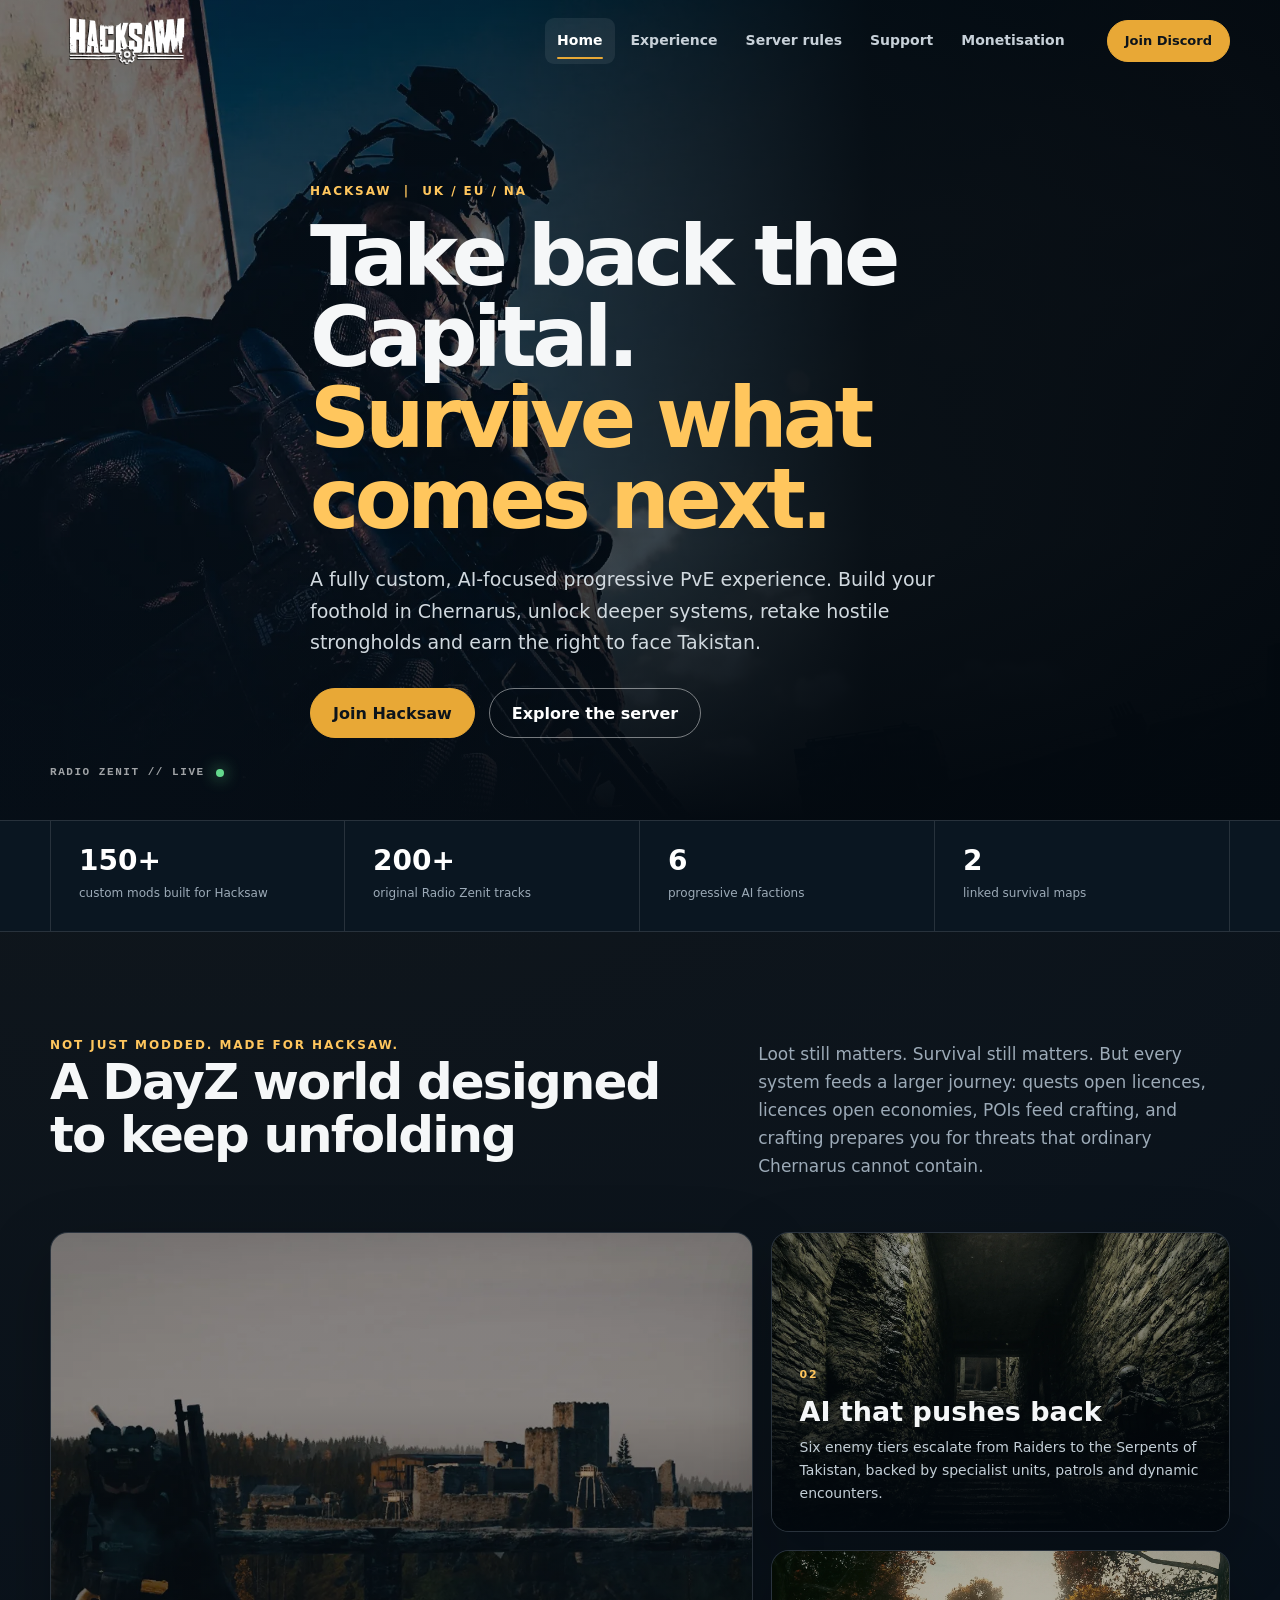
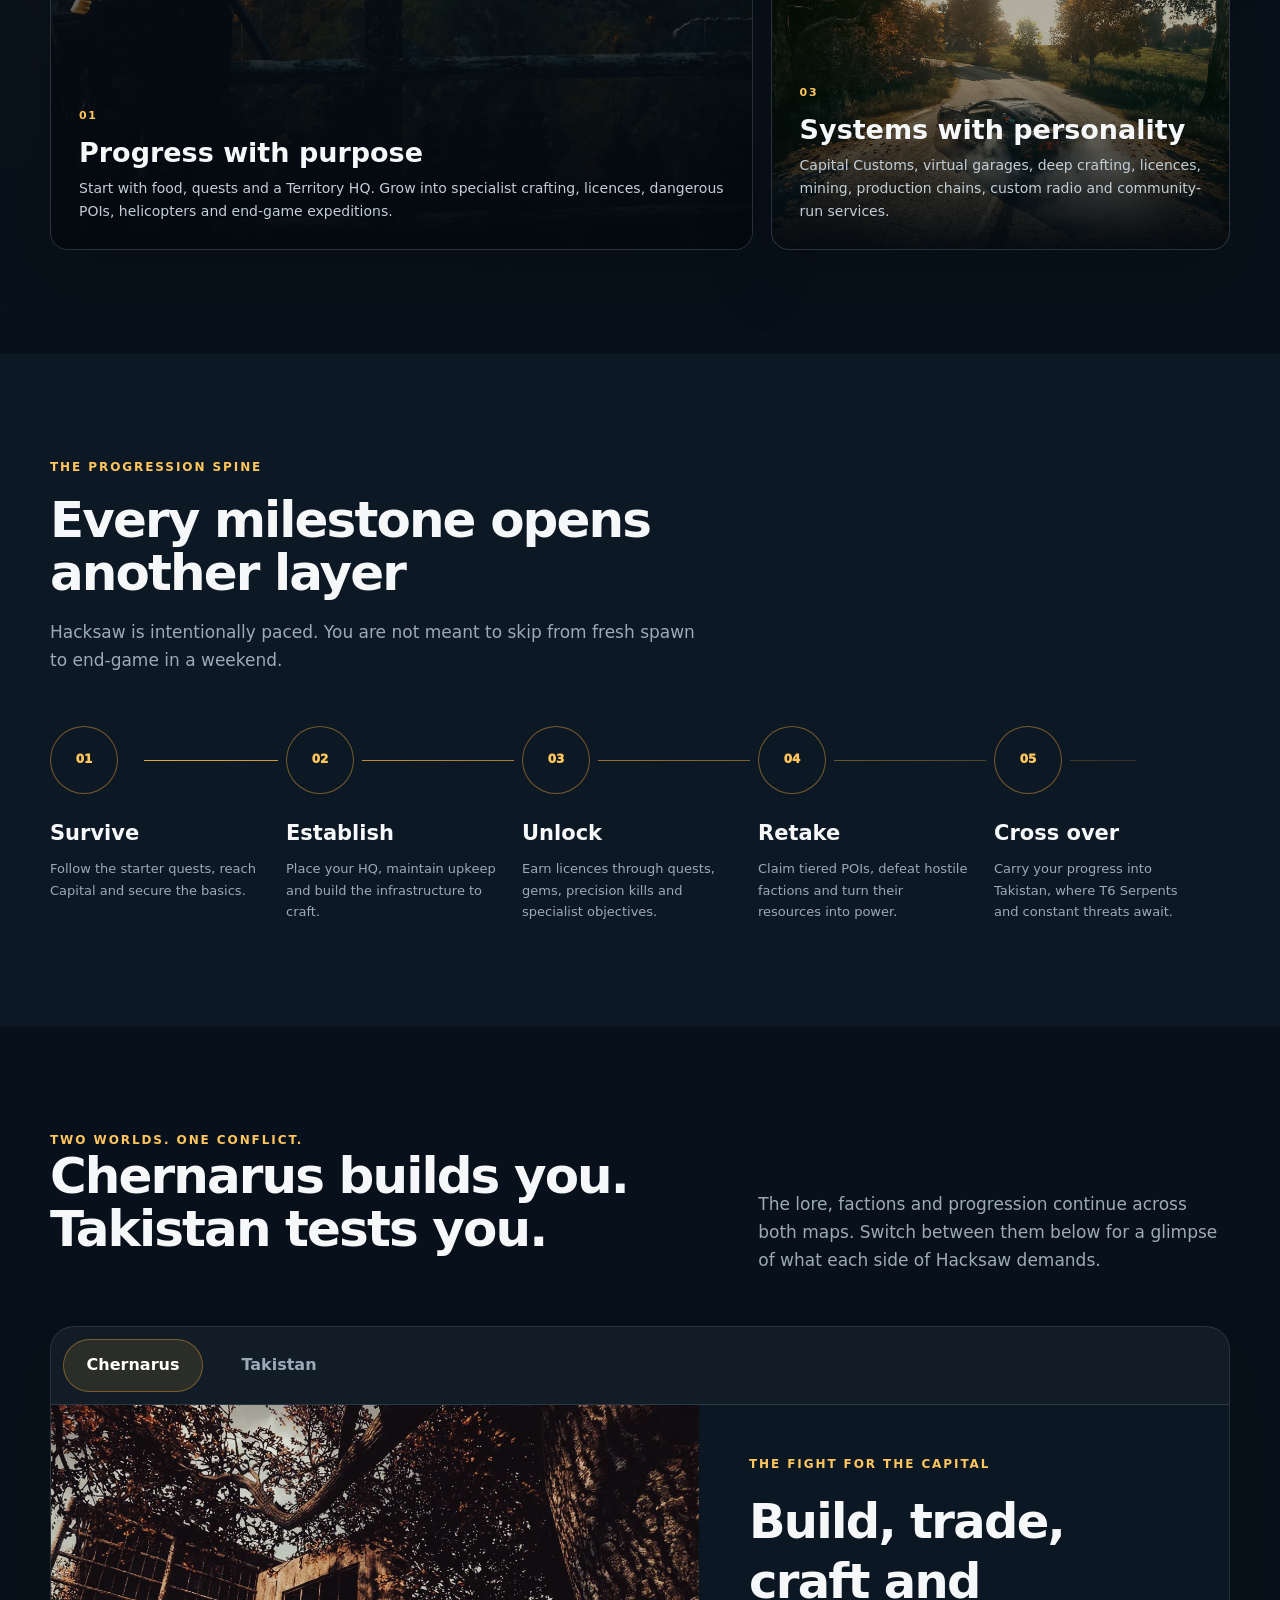
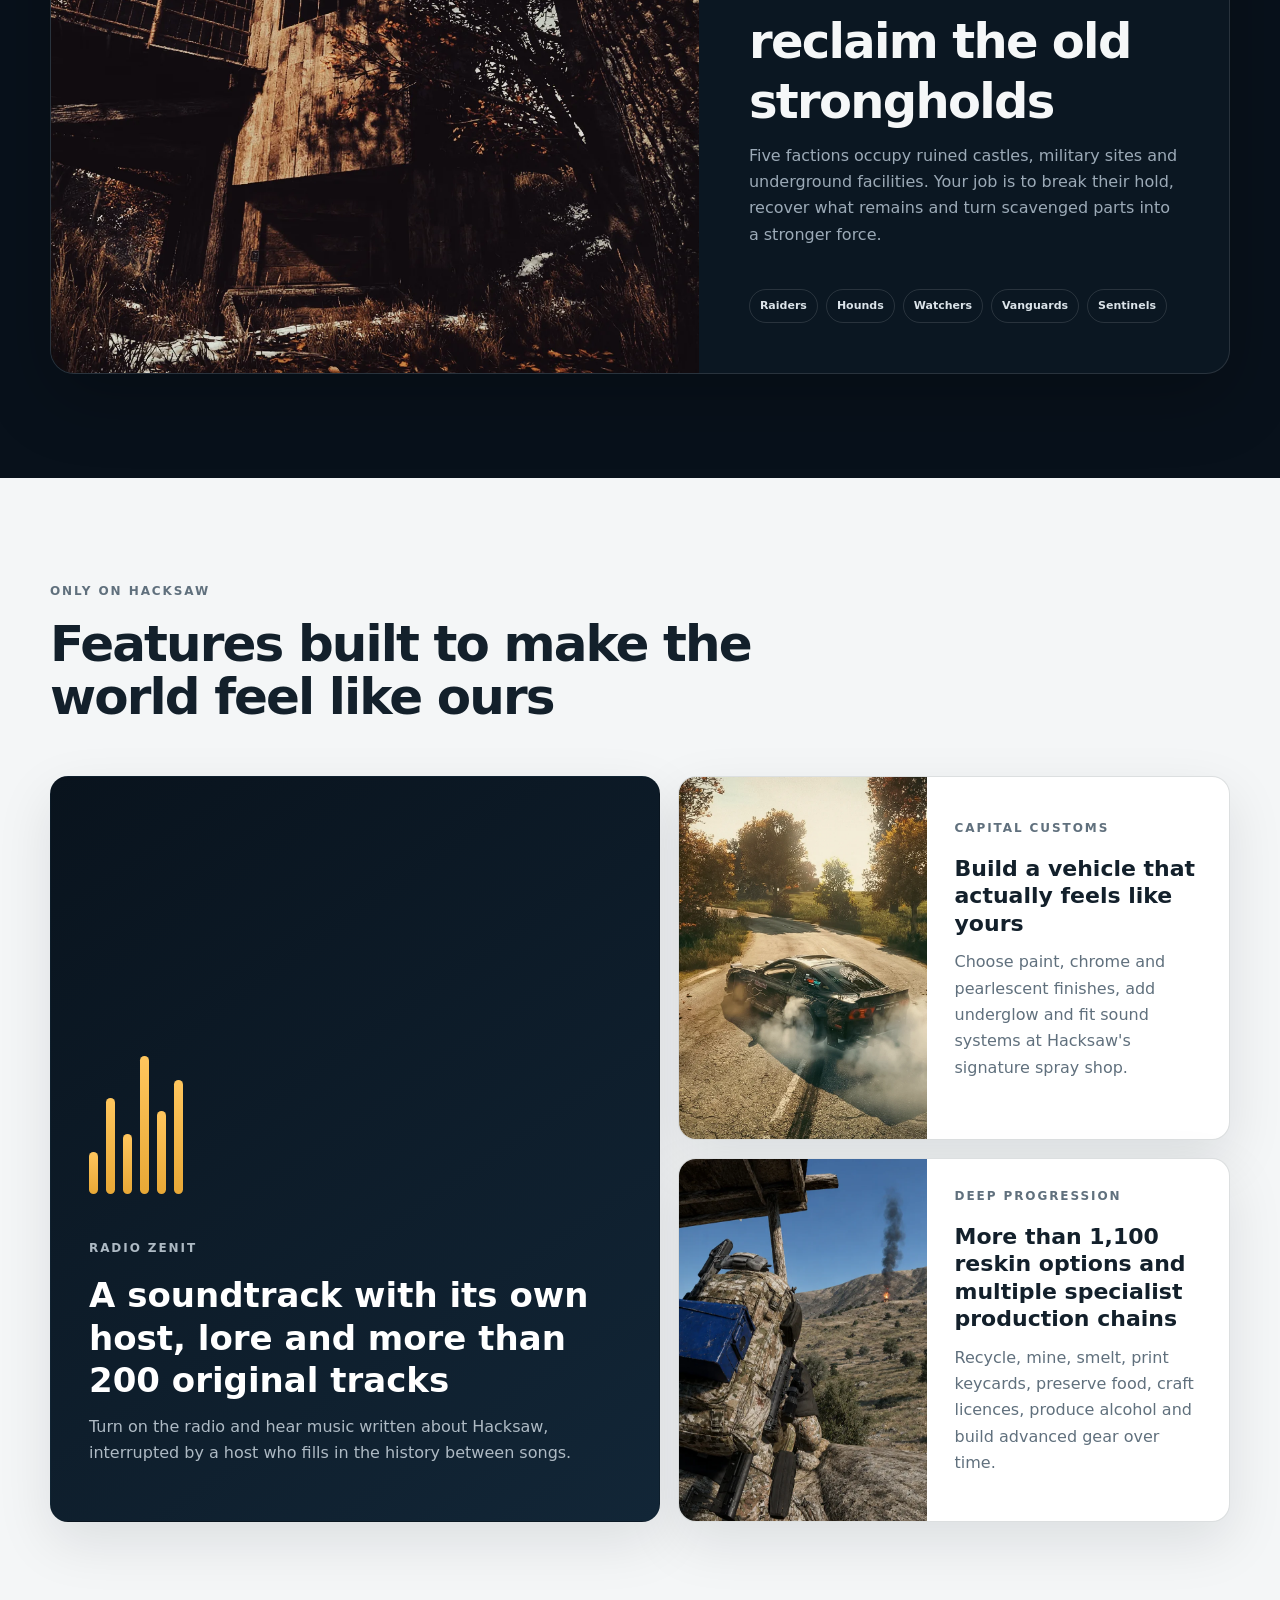
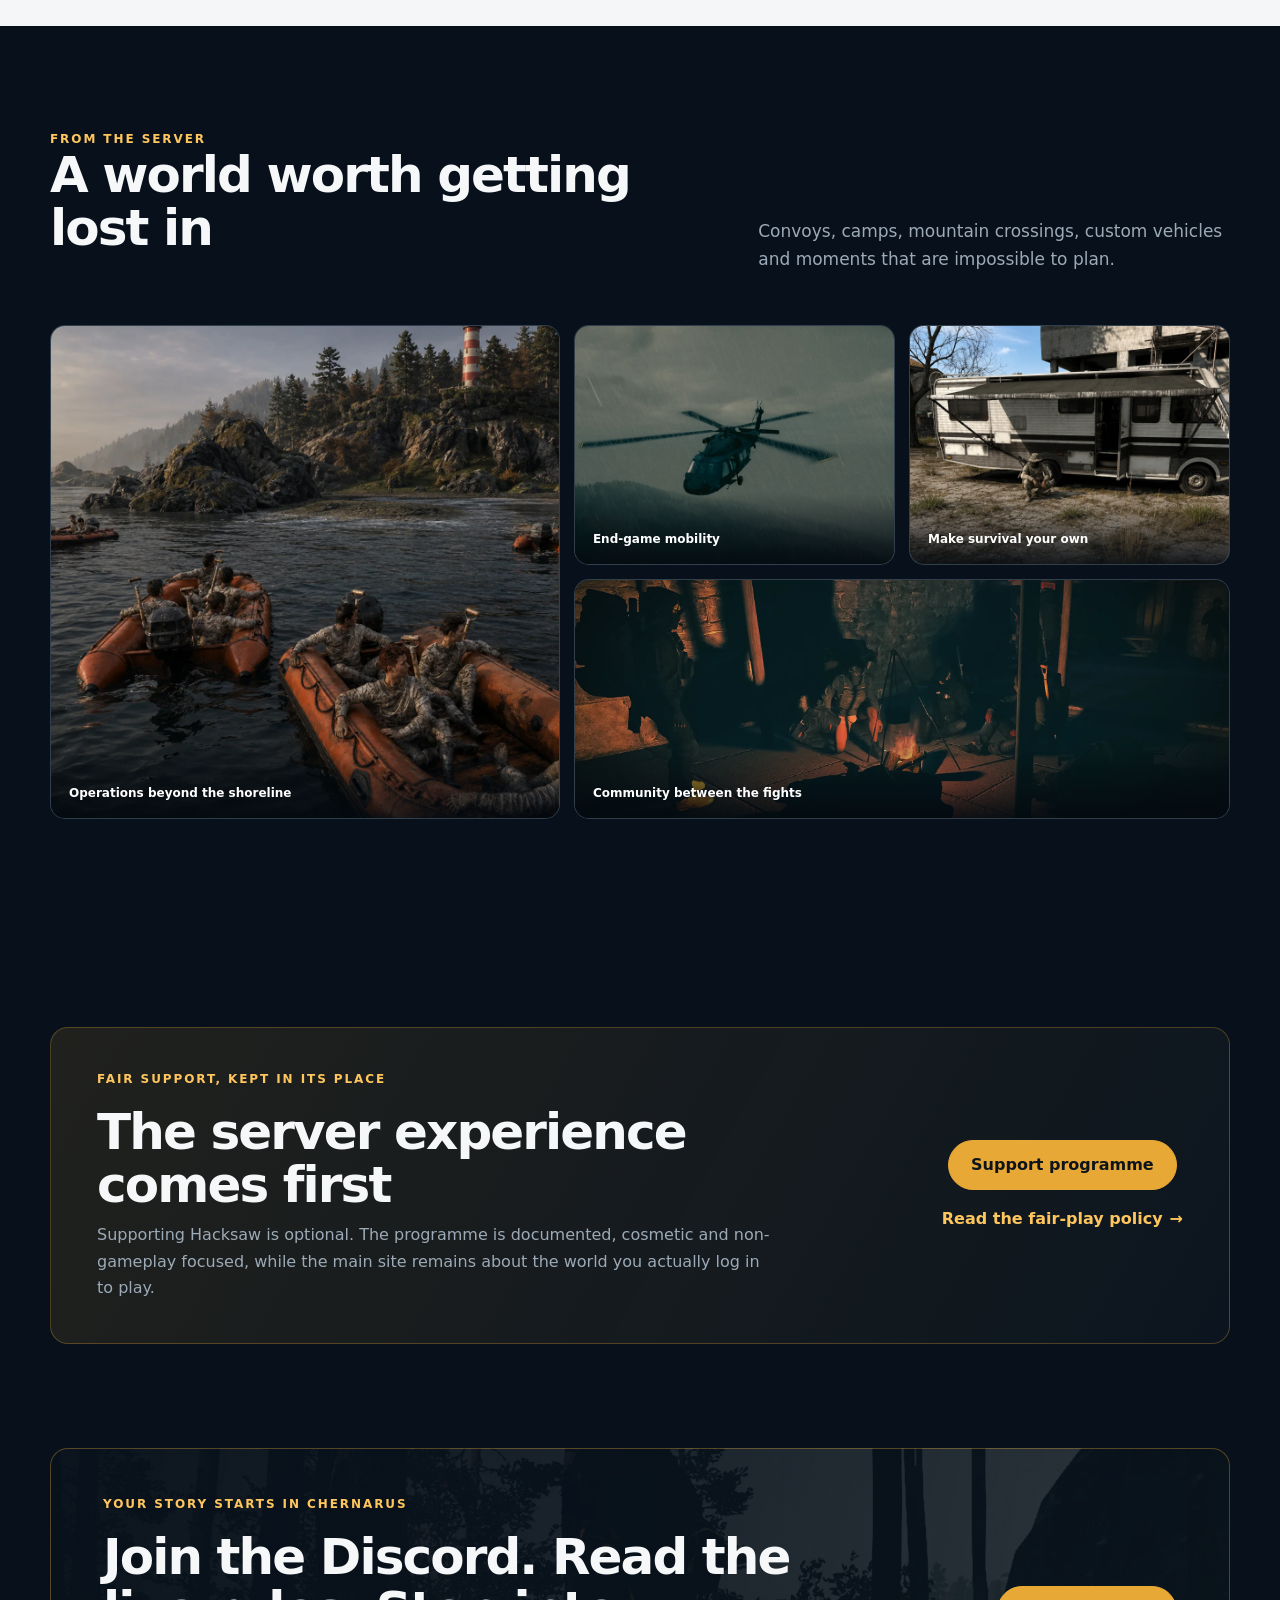
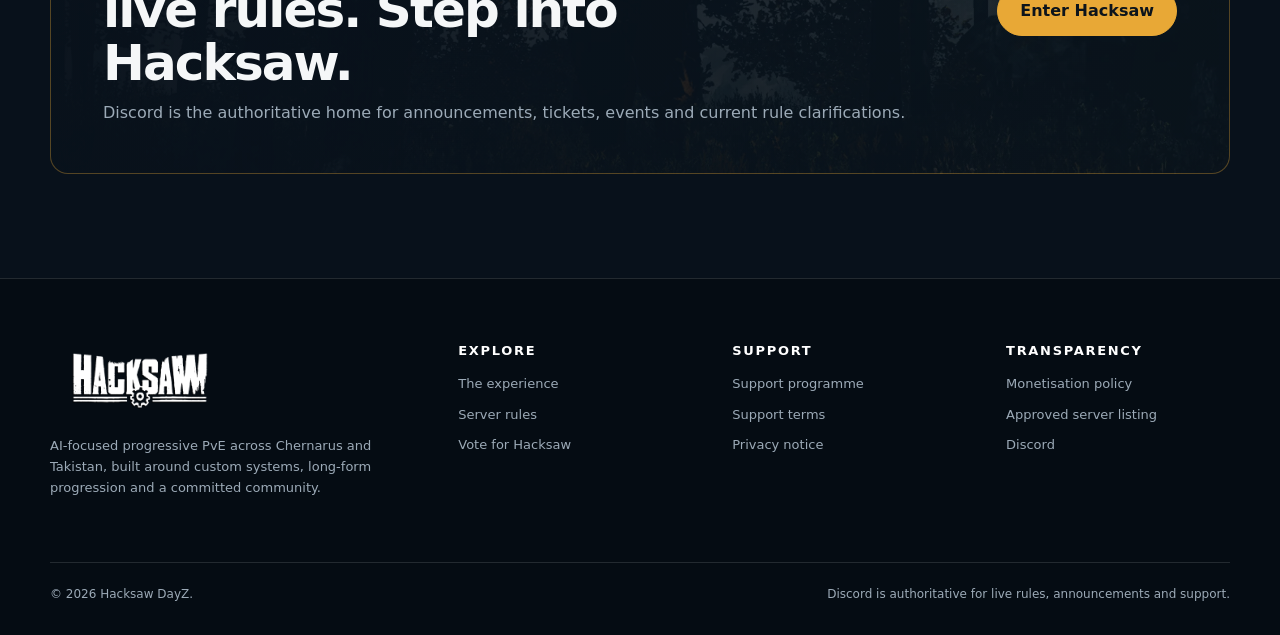
<file: index.html>
<!doctype html>
<html lang="en-GB">
<head>
  <meta charset="utf-8">
  <meta name="viewport" content="width=device-width, initial-scale=1">
  <meta name="description" content="Take back the Capital and push beyond Chernarus in Hacksaw, a fully custom AI-focused progressive PvE DayZ experience spanning Chernarus and Takistan.">
  <meta name="theme-color" content="#08111b">
  <meta property="og:type" content="website">
  <meta property="og:site_name" content="Hacksaw DayZ">
  <meta property="og:title" content="Hacksaw DayZ — Take back the Capital">
  <meta property="og:description" content="Take back the Capital and push beyond Chernarus in Hacksaw, a fully custom AI-focused progressive PvE DayZ experience spanning Chernarus and Takistan.">
  <meta property="og:url" content="https://hacksawdayz.vercel.app/">
  <meta property="og:image" content="https://hacksawdayz.vercel.app/img/hacksaw-share.jpg">
  <meta property="og:image:width" content="1200">
  <meta property="og:image:height" content="630">
  <meta name="twitter:card" content="summary_large_image">
  <link rel="canonical" href="https://hacksawdayz.vercel.app/">
  <title>Hacksaw DayZ | Fully Custom Progressive PvE</title>
  <link rel="icon" href="img/favicon.ico">
  <link rel="stylesheet" href="css/site.css">
</head>
<body data-page="index.html">

  <a class="skip-link" href="#main-content">Skip to content</a>
  <header class="site-header" data-header>
    <div class="shell header-inner">
      <a class="brand" href="index.html" aria-label="Hacksaw DayZ home">
        <img src="img/logo.png" alt="Hacksaw">
      </a>
      <button class="nav-toggle" type="button" aria-expanded="false" aria-controls="primary-nav" data-nav-toggle>
        <span></span><span></span><span></span>
        <span class="sr-only">Toggle navigation</span>
      </button>
      <nav id="primary-nav" class="primary-nav" aria-label="Primary navigation" data-nav>
        <a href="index.html" class="is-active" aria-current="page">Home</a><a href="community.html">Experience</a><a href="rules.html">Server rules</a><a href="donate.html">Support</a><a href="monetization.html">Monetisation</a>
      </nav>
      <a class="button button-small header-cta" href="https://discord.gg/udCeb3SaNP" target="_blank" rel="noopener noreferrer">Join Discord</a>
    </div>
  </header>
  <main id="main-content">
    <section class="hero hero-home">
      <div class="hero-media" aria-hidden="true"></div>
      <div class="hero-overlay" aria-hidden="true"></div>
      <div class="shell hero-content hero-content-right">
        <p class="eyebrow">Hacksaw &nbsp;|&nbsp; UK / EU / NA</p>
        <h1>Take back the Capital.<br><span>Survive what comes next.</span></h1>
        <p class="hero-lede">A fully custom, AI-focused progressive PvE experience. Build your foothold in Chernarus, unlock deeper systems, retake hostile strongholds and earn the right to face Takistan.</p>
        <div class="button-row">
          <a class="button" href="https://discord.gg/udCeb3SaNP" target="_blank" rel="noopener noreferrer">Join Hacksaw</a>
          <a class="button button-secondary" href="community.html">Explore the server</a>
        </div>
      </div>
      <div class="hero-signal" aria-hidden="true"><span>RADIO ZENIT // LIVE</span><b></b></div>
    </section>

    <section class="server-pulse" aria-label="Hacksaw at a glance">
      <div class="shell pulse-grid">
        <div><strong>150+</strong><span>custom mods built for Hacksaw</span></div>
        <div><strong>200+</strong><span>original Radio Zenit tracks</span></div>
        <div><strong>6</strong><span>progressive AI factions</span></div>
        <div><strong>2</strong><span>linked survival maps</span></div>
      </div>
    </section>

    <section class="section intro-section">
      <div class="shell">
        <div class="section-heading split-heading">
          <div>
            <p class="eyebrow">Not just modded. Made for Hacksaw.</p>
            <h2>A DayZ world designed to keep unfolding</h2>
          </div>
          <p>Loot still matters. Survival still matters. But every system feeds a larger journey: quests open licences, licences open economies, POIs feed crafting, and crafting prepares you for threats that ordinary Chernarus cannot contain.</p>
        </div>
        <div class="experience-grid">
          <article class="experience-card experience-card-wide">
            <img src="img/experience/hslsi10.webp" alt="Hacksaw survivor overlooking a fortified stronghold">
            <div><span>01</span><h3>Progress with purpose</h3><p>Start with food, quests and a Territory HQ. Grow into specialist crafting, licences, dangerous POIs, helicopters and end-game expeditions.</p></div>
          </article>
          <article class="experience-card">
            <img src="img/experience/hsnew7.webp" alt="Armed survivor moving through a dark underground passage">
            <div><span>02</span><h3>AI that pushes back</h3><p>Six enemy tiers escalate from Raiders to the Serpents of Takistan, backed by specialist units, patrols and dynamic encounters.</p></div>
          </article>
          <article class="experience-card">
            <img src="img/experience/hsnew5.webp" alt="Custom sports car drifting on a Chernarus road">
            <div><span>03</span><h3>Systems with personality</h3><p>Capital Customs, virtual garages, deep crafting, licences, mining, production chains, custom radio and community-run services.</p></div>
          </article>
        </div>
      </div>
    </section>

    <section class="section section-contrast progression-section">
      <div class="shell">
        <div class="section-heading">
          <p class="eyebrow">The progression spine</p>
          <h2>Every milestone opens another layer</h2>
          <p>Hacksaw is intentionally paced. You are not meant to skip from fresh spawn to end-game in a weekend.</p>
        </div>
        <ol class="progression-track">
          <li><span>01</span><div><h3>Survive</h3><p>Follow the starter quests, reach Capital and secure the basics.</p></div></li>
          <li><span>02</span><div><h3>Establish</h3><p>Place your HQ, maintain upkeep and build the infrastructure to craft.</p></div></li>
          <li><span>03</span><div><h3>Unlock</h3><p>Earn licences through quests, gems, precision kills and specialist objectives.</p></div></li>
          <li><span>04</span><div><h3>Retake</h3><p>Claim tiered POIs, defeat hostile factions and turn their resources into power.</p></div></li>
          <li><span>05</span><div><h3>Cross over</h3><p>Carry your progress into Takistan, where T6 Serpents and constant threats await.</p></div></li>
        </ol>
      </div>
    </section>

    <section class="section world-section">
      <div class="shell">
        <div class="section-heading split-heading">
          <div><p class="eyebrow">Two worlds. One conflict.</p><h2>Chernarus builds you. Takistan tests you.</h2></div>
          <p>The lore, factions and progression continue across both maps. Switch between them below for a glimpse of what each side of Hacksaw demands.</p>
        </div>
        <div class="world-switcher" data-world-switcher>
          <div class="world-tabs" role="tablist" aria-label="Choose a Hacksaw map">
            <button class="world-tab is-active" type="button" role="tab" aria-selected="true" data-world-tab="chernarus">Chernarus</button>
            <button class="world-tab" type="button" role="tab" aria-selected="false" data-world-tab="takistan">Takistan</button>
          </div>
          <article class="world-panel is-active" data-world-panel="chernarus">
            <div class="world-image"><img src="img/experience/hsnew1.webp" alt="A fortified Chernarus base beneath autumn trees"></div>
            <div class="world-copy">
              <p class="eyebrow">The fight for the Capital</p>
              <h3>Build, trade, craft and reclaim the old strongholds</h3>
              <p>Five factions occupy ruined castles, military sites and underground facilities. Your job is to break their hold, recover what remains and turn scavenged parts into a stronger force.</p>
              <div class="faction-line"><span>Raiders</span><span>Hounds</span><span>Watchers</span><span>Vanguards</span><span>Sentinels</span></div>
            </div>
          </article>
          <article class="world-panel" data-world-panel="takistan" hidden>
            <div class="world-image"><img src="img/experience/hsnew11.webp" alt="A survivor crossing the mountains of Takistan"></div>
            <div class="world-copy">
              <p class="eyebrow">Not for the light-hearted</p>
              <h3>The closest PvE gets to the pressure of PvP</h3>
              <p>Travel with your hard-earned gear into a landscape of roaming T6 Serpents, paratroopers, hostile civilians, CAS helicopter support, chemical danger and the Ronin—an experiment that refused to die.</p>
              <div class="faction-line faction-line-danger"><span>Serpent patrols</span><span>Air support</span><span>Forbidden City</span><span>Ronin</span></div>
            </div>
          </article>
        </div>
      </div>
    </section>

    <section class="section section-muted signature-section">
      <div class="shell">
        <div class="section-heading">
          <p class="eyebrow">Only on Hacksaw</p>
          <h2>Features built to make the world feel like ours</h2>
        </div>
        <div class="signature-grid">
          <article class="signature-card radio-card">
            <div class="signal-bars" aria-hidden="true"><i></i><i></i><i></i><i></i><i></i><i></i></div>
            <p class="eyebrow">Radio Zenit</p>
            <h3>A soundtrack with its own host, lore and more than 200 original tracks</h3>
            <p>Turn on the radio and hear music written about Hacksaw, interrupted by a host who fills in the history between songs.</p>
          </article>
          <article class="signature-card customs-card">
            <img src="img/experience/hsnew5.webp" alt="Customised car on a Hacksaw road">
            <div><p class="eyebrow">Capital Customs</p><h3>Build a vehicle that actually feels like yours</h3><p>Choose paint, chrome and pearlescent finishes, add underglow and fit sound systems at Hacksaw's signature spray shop.</p></div>
          </article>
          <article class="signature-card crafting-card">
            <img src="img/experience/hsnew2.webp" alt="Hacksaw survivor prepared for a mountain expedition">
            <div><p class="eyebrow">Deep progression</p><h3>More than 1,100 reskin options and multiple specialist production chains</h3><p>Recycle, mine, smelt, print keycards, preserve food, craft licences, produce alcohol and build advanced gear over time.</p></div>
          </article>
        </div>
      </div>
    </section>

    <section class="section gallery-section">
      <div class="shell">
        <div class="section-heading split-heading">
          <div><p class="eyebrow">From the server</p><h2>A world worth getting lost in</h2></div>
          <p>Convoys, camps, mountain crossings, custom vehicles and moments that are impossible to plan.</p>
        </div>
        <div class="cinematic-gallery">
          <figure class="gallery-large"><img src="img/experience/hsnew8.webp" alt="Hacksaw players crossing the water in inflatable boats" loading="lazy"><figcaption>Operations beyond the shoreline</figcaption></figure>
          <figure><img src="img/experience/hslsi5.webp" alt="Helicopter flying through heavy rain" loading="lazy"><figcaption>End-game mobility</figcaption></figure>
          <figure><img src="img/experience/hsnew3.webp" alt="Motorhome parked inside a settlement" loading="lazy"><figcaption>Make survival your own</figcaption></figure>
          <figure><img src="img/experience/hslsi62.webp" alt="Players gathering around a fire inside a shelter" loading="lazy"><figcaption>Community between the fights</figcaption></figure>
        </div>
      </div>
    </section>

    <section class="section assurance-section">
      <div class="shell assurance-card">
        <div>
          <p class="eyebrow">Fair support, kept in its place</p>
          <h2>The server experience comes first</h2>
          <p>Supporting Hacksaw is optional. The programme is documented, cosmetic and non-gameplay focused, while the main site remains about the world you actually log in to play.</p>
        </div>
        <div class="assurance-actions">
          <a class="button" href="donate.html">Support programme</a>
          <a class="text-link" href="monetization.html">Read the fair-play policy <span aria-hidden="true">→</span></a>
        </div>
      </div>
    </section>

    <section class="section callout-section">
      <div class="shell callout callout-image">
        <div>
          <p class="eyebrow">Your story starts in Chernarus</p>
          <h2>Join the Discord. Read the live rules. Step into Hacksaw.</h2>
          <p>Discord is the authoritative home for announcements, tickets, events and current rule clarifications.</p>
        </div>
        <a class="button" href="https://discord.gg/udCeb3SaNP" target="_blank" rel="noopener noreferrer">Enter Hacksaw</a>
      </div>
    </section>
  </main>

  <footer class="site-footer">
    <div class="shell footer-grid">
      <div class="footer-brand">
        <img src="img/footer-logo.png" alt="Hacksaw">
        <p>AI-focused progressive PvE across Chernarus and Takistan, built around custom systems, long-form progression and a committed community.</p>
      </div>
      <div>
        <h2>Explore</h2>
        <a href="community.html">The experience</a>
        <a href="rules.html">Server rules</a>
        <a href="https://top-games.net/dayz/hacksaw" target="_blank" rel="noopener noreferrer">Vote for Hacksaw</a>
      </div>
      <div>
        <h2>Support</h2>
        <a href="donate.html">Support programme</a>
        <a href="support-terms.html">Support terms</a>
        <a href="privacy.html">Privacy notice</a>
      </div>
      <div>
        <h2>Transparency</h2>
        <a href="monetization.html">Monetisation policy</a>
        <a href="https://www.bohemia.net/monetization/approved/dayz" target="_blank" rel="noopener noreferrer">Approved server listing</a>
        <a href="https://discord.gg/udCeb3SaNP" target="_blank" rel="noopener noreferrer">Discord</a>
      </div>
    </div>
    <div class="shell footer-bottom">
      <p>&copy; <span data-current-year></span> Hacksaw DayZ.</p>
      <p>Discord is authoritative for live rules, announcements and support.</p>
    </div>
  </footer>
  <script src="js/site.js" defer></script>
</body>
</html>
</file>
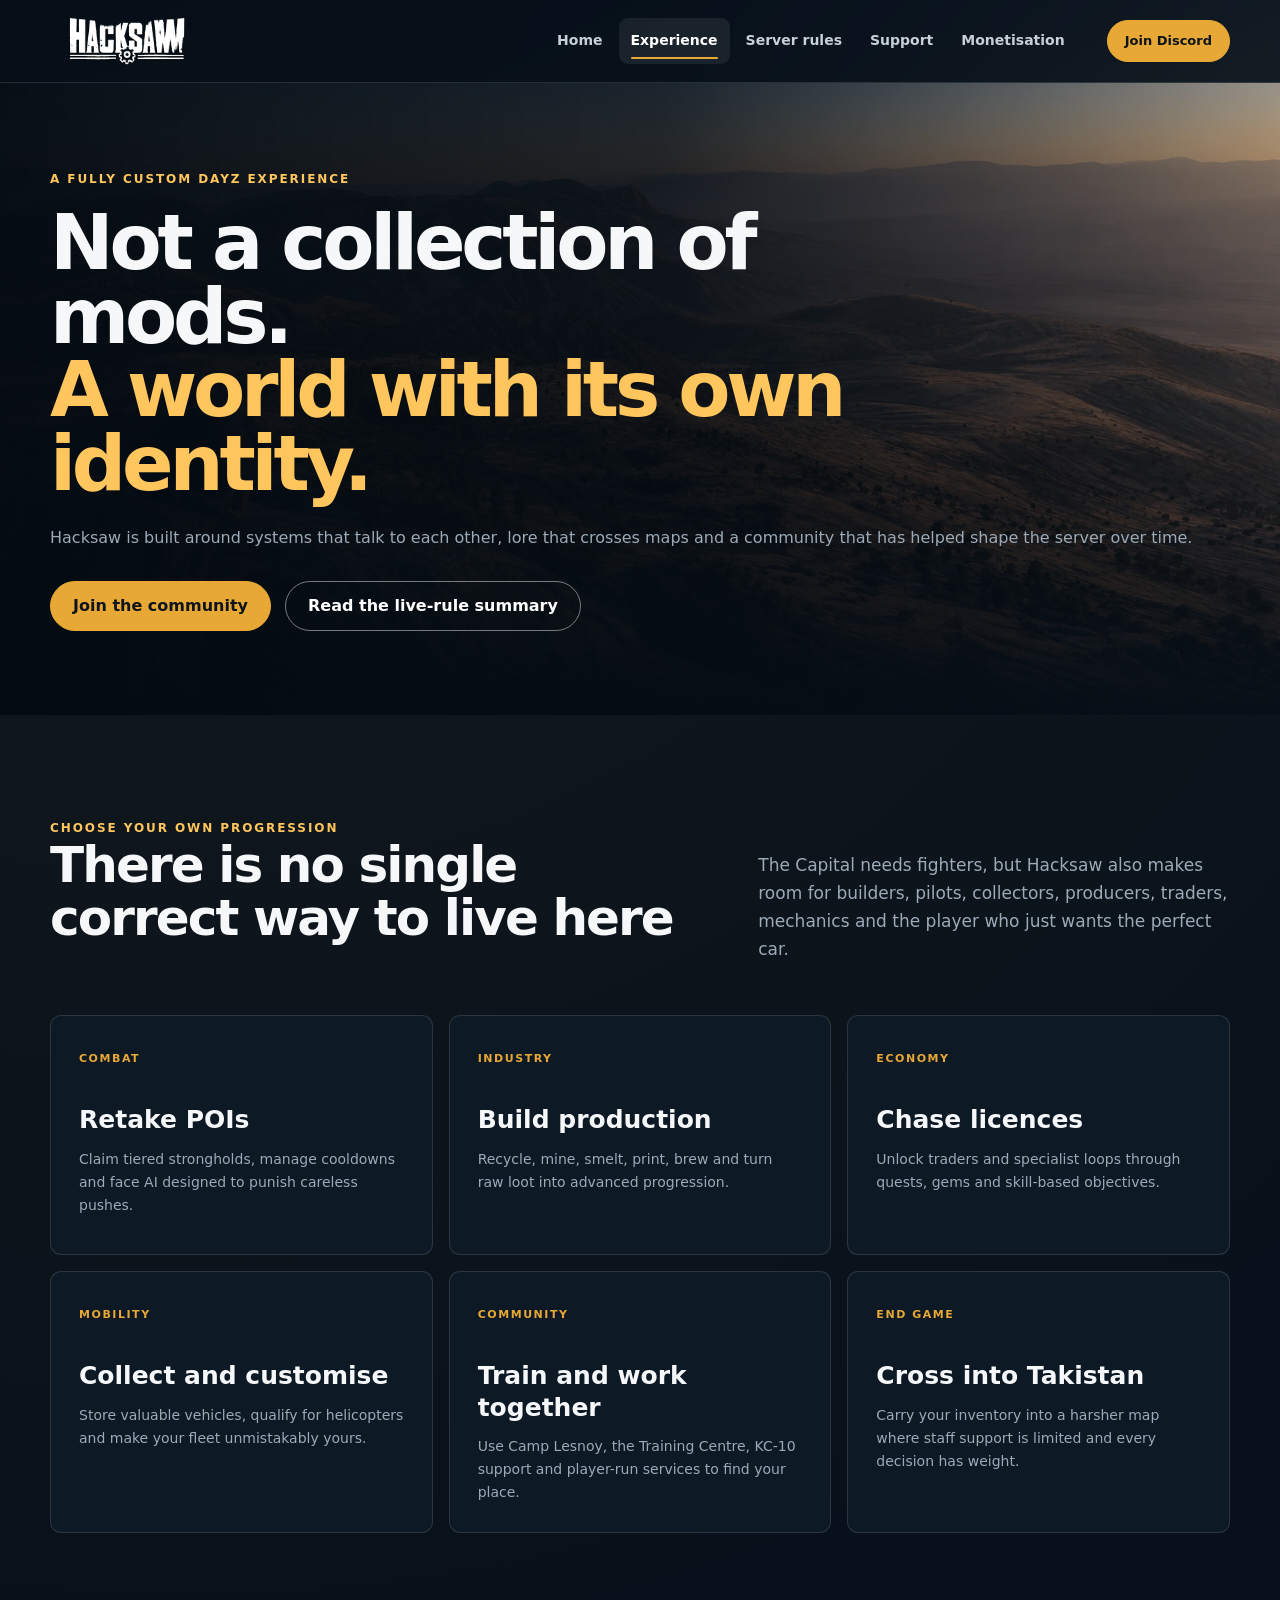
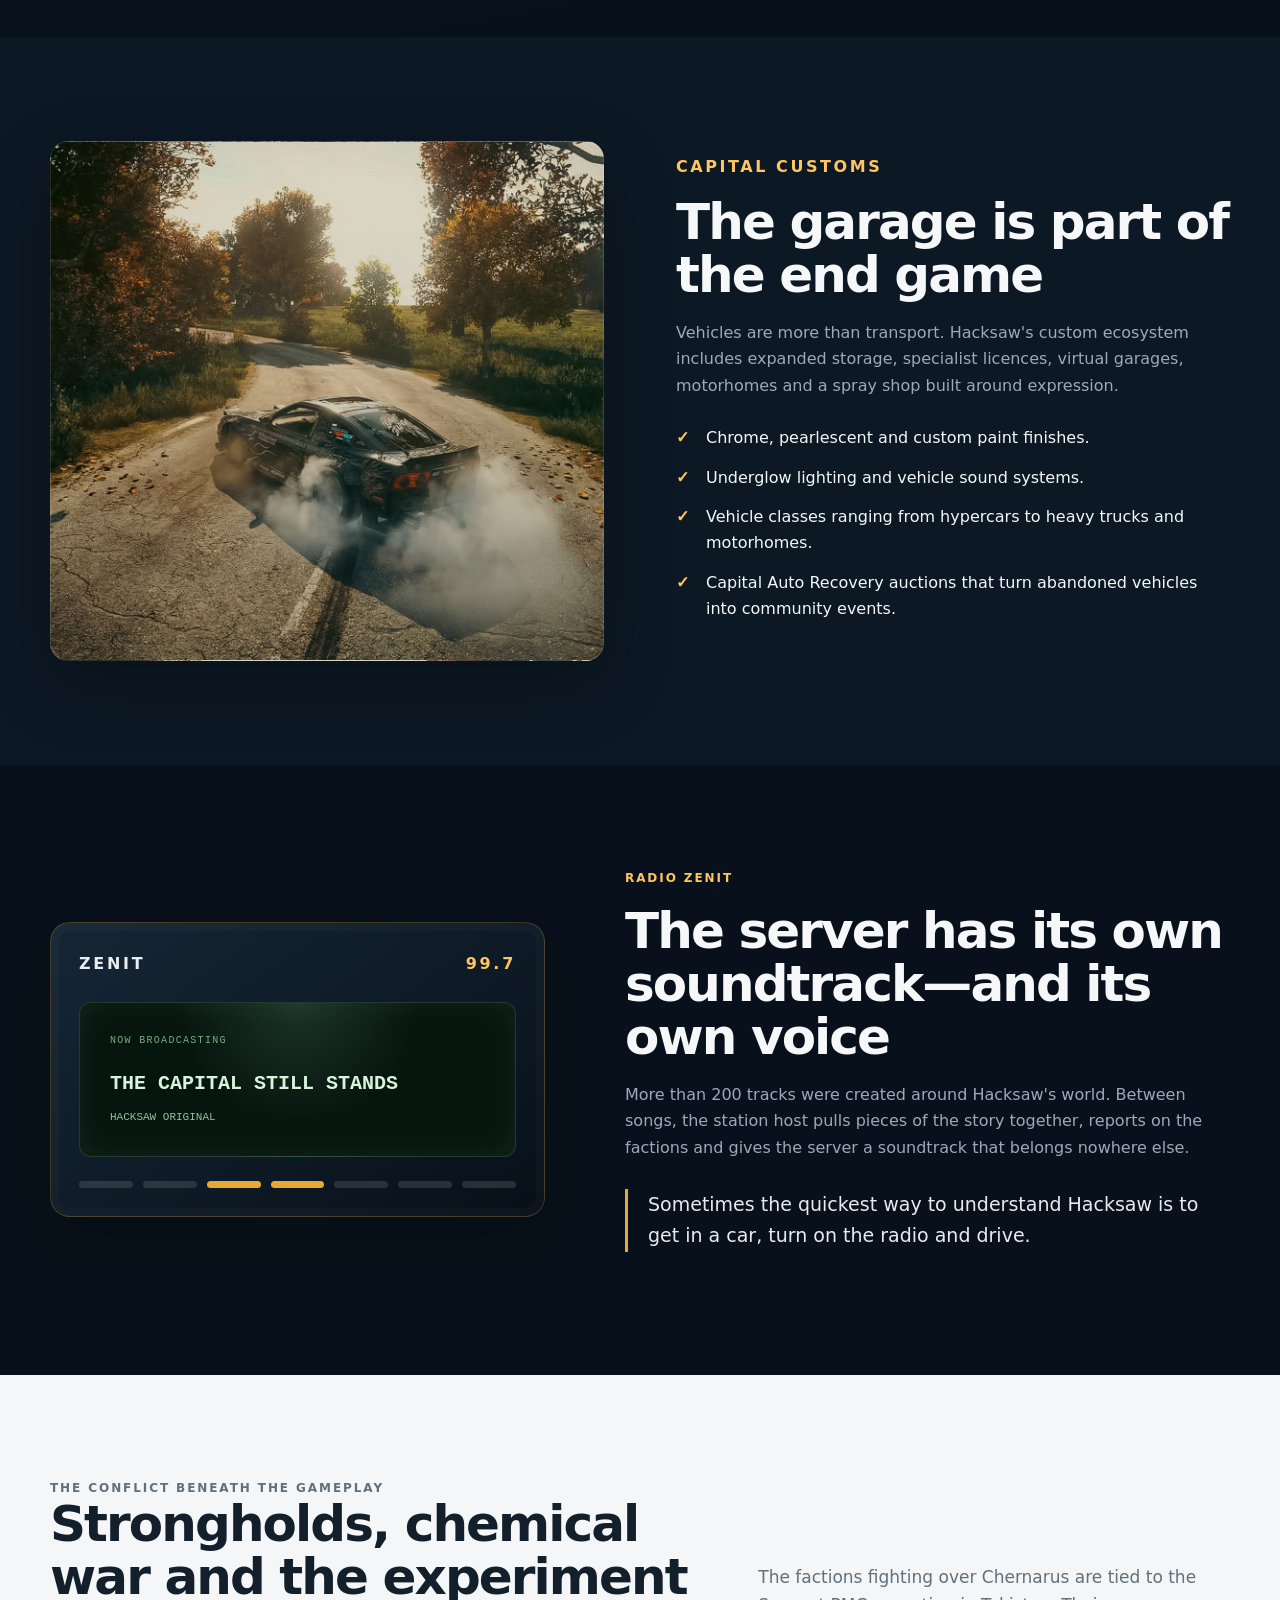
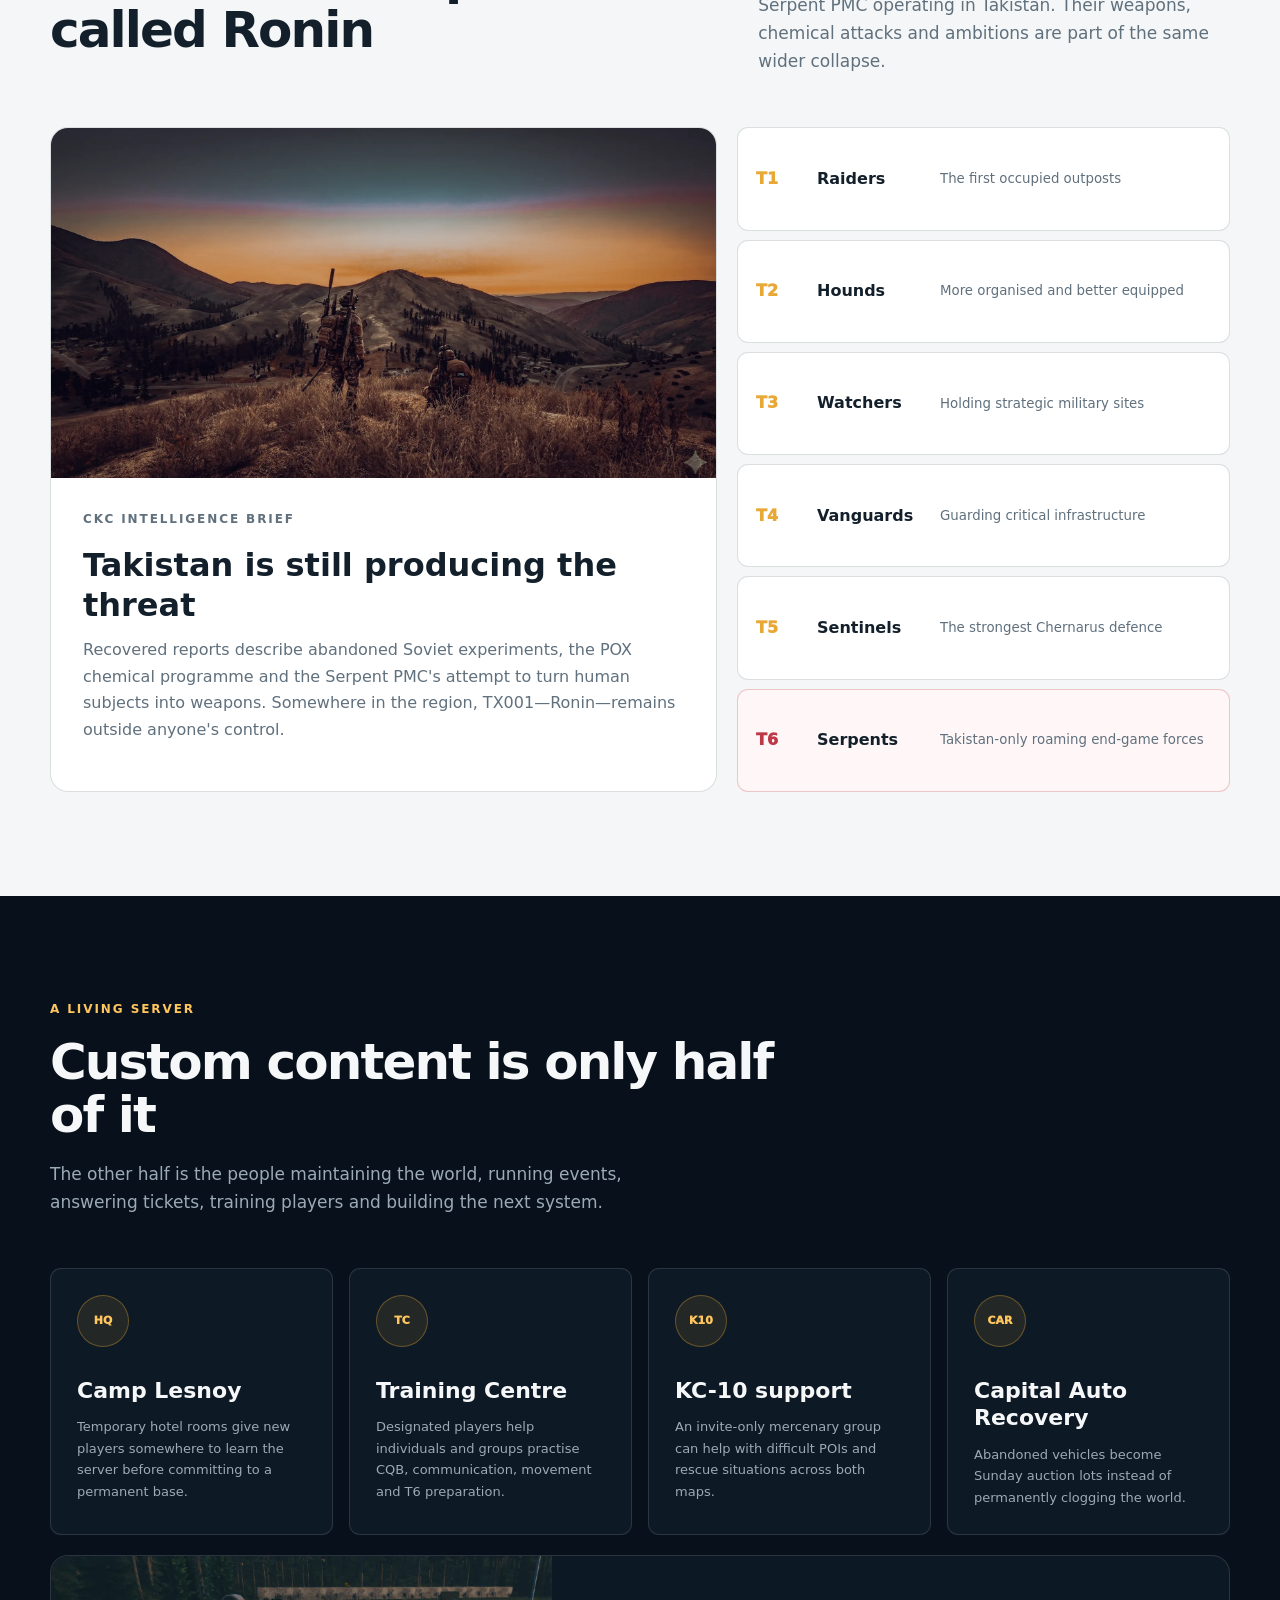
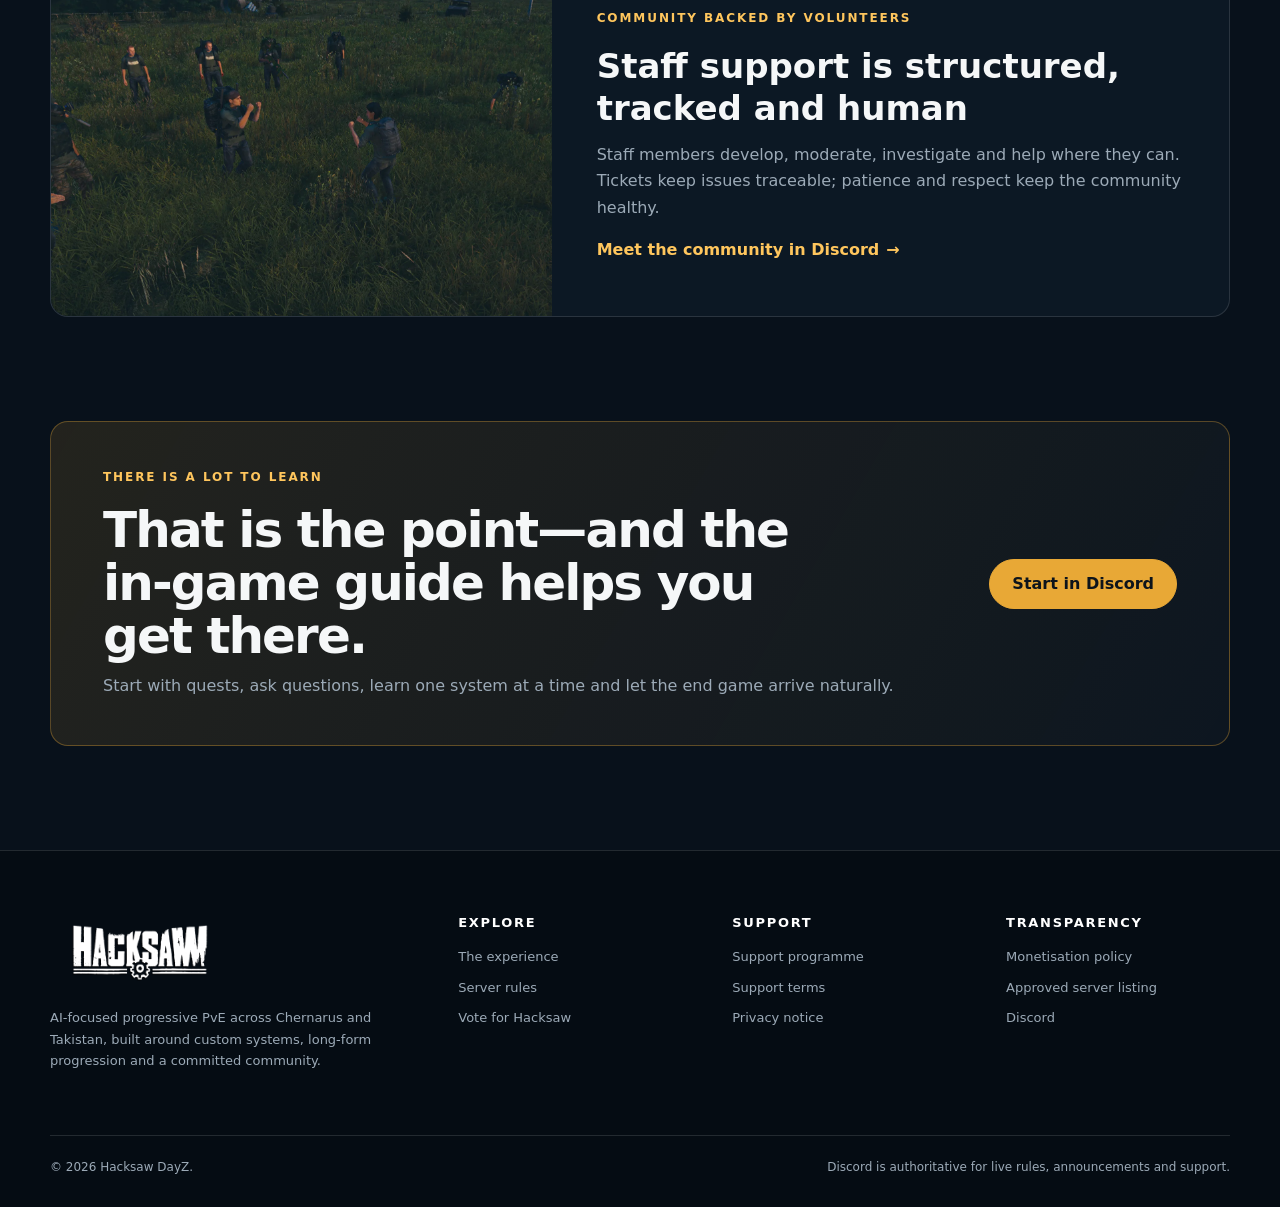
<file: community.html>
<!doctype html>
<html lang="en-GB">
<head>
  <meta charset="utf-8">
  <meta name="viewport" content="width=device-width, initial-scale=1">
  <meta name="description" content="Discover the custom systems, progression, lore, community services, Radio Zenit, Capital Customs and linked Chernarus–Takistan experience behind Hacksaw DayZ.">
  <meta name="theme-color" content="#08111b">
  <meta property="og:type" content="website">
  <meta property="og:site_name" content="Hacksaw DayZ">
  <meta property="og:title" content="Inside Hacksaw — a DayZ world with its own identity">
  <meta property="og:description" content="Discover the custom systems, progression, lore, community services, Radio Zenit, Capital Customs and linked Chernarus–Takistan experience behind Hacksaw DayZ.">
  <meta property="og:url" content="https://hacksawdayz.vercel.app/community">
  <meta property="og:image" content="https://hacksawdayz.vercel.app/img/hacksaw-share.jpg">
  <meta property="og:image:width" content="1200">
  <meta property="og:image:height" content="630">
  <meta name="twitter:card" content="summary_large_image">
  <link rel="canonical" href="https://hacksawdayz.vercel.app/community">
  <title>The Hacksaw Experience | Custom DayZ PvE</title>
  <link rel="icon" href="img/favicon.ico">
  <link rel="stylesheet" href="css/site.css">
</head>
<body data-page="community.html">

  <a class="skip-link" href="#main-content">Skip to content</a>
  <header class="site-header" data-header>
    <div class="shell header-inner">
      <a class="brand" href="index.html" aria-label="Hacksaw DayZ home">
        <img src="img/logo.png" alt="Hacksaw">
      </a>
      <button class="nav-toggle" type="button" aria-expanded="false" aria-controls="primary-nav" data-nav-toggle>
        <span></span><span></span><span></span>
        <span class="sr-only">Toggle navigation</span>
      </button>
      <nav id="primary-nav" class="primary-nav" aria-label="Primary navigation" data-nav>
        <a href="index.html">Home</a><a href="community.html" class="is-active" aria-current="page">Experience</a><a href="rules.html">Server rules</a><a href="donate.html">Support</a><a href="monetization.html">Monetisation</a>
      </nav>
      <a class="button button-small header-cta" href="https://discord.gg/udCeb3SaNP" target="_blank" rel="noopener noreferrer">Join Discord</a>
    </div>
  </header>
  <main id="main-content">
    <section class="page-hero page-hero-experience">
      <div class="shell page-hero-content">
        <p class="eyebrow">A fully custom DayZ experience</p>
        <h1>Not a collection of mods.<br><span>A world with its own identity.</span></h1>
        <p>Hacksaw is built around systems that talk to each other, lore that crosses maps and a community that has helped shape the server over time.</p>
        <div class="button-row"><a class="button" href="https://discord.gg/udCeb3SaNP" target="_blank" rel="noopener noreferrer">Join the community</a><a class="button button-secondary" href="rules.html">Read the live-rule summary</a></div>
      </div>
    </section>

    <section class="section">
      <div class="shell">
        <div class="section-heading split-heading">
          <div><p class="eyebrow">Choose your own progression</p><h2>There is no single correct way to live here</h2></div>
          <p>The Capital needs fighters, but Hacksaw also makes room for builders, pilots, collectors, producers, traders, mechanics and the player who just wants the perfect car.</p>
        </div>
        <div class="path-grid">
          <article><span>Combat</span><h3>Retake POIs</h3><p>Claim tiered strongholds, manage cooldowns and face AI designed to punish careless pushes.</p></article>
          <article><span>Industry</span><h3>Build production</h3><p>Recycle, mine, smelt, print, brew and turn raw loot into advanced progression.</p></article>
          <article><span>Economy</span><h3>Chase licences</h3><p>Unlock traders and specialist loops through quests, gems and skill-based objectives.</p></article>
          <article><span>Mobility</span><h3>Collect and customise</h3><p>Store valuable vehicles, qualify for helicopters and make your fleet unmistakably yours.</p></article>
          <article><span>Community</span><h3>Train and work together</h3><p>Use Camp Lesnoy, the Training Centre, KC-10 support and player-run services to find your place.</p></article>
          <article><span>End game</span><h3>Cross into Takistan</h3><p>Carry your inventory into a harsher map where staff support is limited and every decision has weight.</p></article>
        </div>
      </div>
    </section>

    <section class="section section-contrast">
      <div class="shell two-column">
        <div class="image-panel image-panel-customs" role="img" aria-label="A custom Hacksaw sports car drifting on a road"></div>
        <div class="content-panel">
          <p class="eyebrow">Capital Customs</p>
          <h2>The garage is part of the end game</h2>
          <p>Vehicles are more than transport. Hacksaw's custom ecosystem includes expanded storage, specialist licences, virtual garages, motorhomes and a spray shop built around expression.</p>
          <ul class="check-list">
            <li>Chrome, pearlescent and custom paint finishes.</li>
            <li>Underglow lighting and vehicle sound systems.</li>
            <li>Vehicle classes ranging from hypercars to heavy trucks and motorhomes.</li>
            <li>Capital Auto Recovery auctions that turn abandoned vehicles into community events.</li>
          </ul>
        </div>
      </div>
    </section>

    <section class="section radio-feature">
      <div class="shell radio-layout">
        <div class="radio-console" aria-label="Stylised Radio Zenit display">
          <div class="radio-top"><span>ZENIT</span><b>99.7</b></div>
          <div class="radio-screen"><small>NOW BROADCASTING</small><strong>THE CAPITAL STILL STANDS</strong><span>HACKSAW ORIGINAL</span></div>
          <div class="radio-dial"><i></i><i></i><i></i><i></i><i></i><i></i><i></i></div>
        </div>
        <div>
          <p class="eyebrow">Radio Zenit</p>
          <h2>The server has its own soundtrack—and its own voice</h2>
          <p>More than 200 tracks were created around Hacksaw's world. Between songs, the station host pulls pieces of the story together, reports on the factions and gives the server a soundtrack that belongs nowhere else.</p>
          <p class="pull-quote">Sometimes the quickest way to understand Hacksaw is to get in a car, turn on the radio and drive.</p>
        </div>
      </div>
    </section>

    <section class="section section-muted lore-section">
      <div class="shell">
        <div class="section-heading split-heading">
          <div><p class="eyebrow">The conflict beneath the gameplay</p><h2>Strongholds, chemical war and the experiment called Ronin</h2></div>
          <p>The factions fighting over Chernarus are tied to the Serpent PMC operating in Takistan. Their weapons, chemical attacks and ambitions are part of the same wider collapse.</p>
        </div>
        <div class="lore-grid">
          <article class="lore-main">
            <img src="img/experience/hsnew10.webp" alt="Armed figures crossing the Takistan mountains at dusk">
            <div><p class="eyebrow">CKC intelligence brief</p><h3>Takistan is still producing the threat</h3><p>Recovered reports describe abandoned Soviet experiments, the POX chemical programme and the Serpent PMC's attempt to turn human subjects into weapons. Somewhere in the region, TX001—Ronin—remains outside anyone's control.</p></div>
          </article>
          <div class="tier-stack" aria-label="Hacksaw AI progression tiers">
            <div><span>T1</span><b>Raiders</b><small>The first occupied outposts</small></div>
            <div><span>T2</span><b>Hounds</b><small>More organised and better equipped</small></div>
            <div><span>T3</span><b>Watchers</b><small>Holding strategic military sites</small></div>
            <div><span>T4</span><b>Vanguards</b><small>Guarding critical infrastructure</small></div>
            <div><span>T5</span><b>Sentinels</b><small>The strongest Chernarus defence</small></div>
            <div class="tier-danger"><span>T6</span><b>Serpents</b><small>Takistan-only roaming end-game forces</small></div>
          </div>
        </div>
      </div>
    </section>

    <section class="section">
      <div class="shell">
        <div class="section-heading">
          <p class="eyebrow">A living server</p>
          <h2>Custom content is only half of it</h2>
          <p>The other half is the people maintaining the world, running events, answering tickets, training players and building the next system.</p>
        </div>
        <div class="community-service-grid">
          <article><div class="service-icon">HQ</div><h3>Camp Lesnoy</h3><p>Temporary hotel rooms give new players somewhere to learn the server before committing to a permanent base.</p></article>
          <article><div class="service-icon">TC</div><h3>Training Centre</h3><p>Designated players help individuals and groups practise CQB, communication, movement and T6 preparation.</p></article>
          <article><div class="service-icon">K10</div><h3>KC-10 support</h3><p>An invite-only mercenary group can help with difficult POIs and rescue situations across both maps.</p></article>
          <article><div class="service-icon">CAR</div><h3>Capital Auto Recovery</h3><p>Abandoned vehicles become Sunday auction lots instead of permanently clogging the world.</p></article>
        </div>
        <div class="staff-banner">
          <img src="img/experience/hslsi6.webp" alt="A group gathered in a field on Hacksaw" loading="lazy">
          <div><p class="eyebrow">Community backed by volunteers</p><h3>Staff support is structured, tracked and human</h3><p>Staff members develop, moderate, investigate and help where they can. Tickets keep issues traceable; patience and respect keep the community healthy.</p><a class="text-link" href="https://discord.gg/udCeb3SaNP" target="_blank" rel="noopener noreferrer">Meet the community in Discord <span aria-hidden="true">→</span></a></div>
        </div>
      </div>
    </section>

    <section class="section callout-section">
      <div class="shell callout">
        <div><p class="eyebrow">There is a lot to learn</p><h2>That is the point—and the in-game guide helps you get there.</h2><p>Start with quests, ask questions, learn one system at a time and let the end game arrive naturally.</p></div>
        <a class="button" href="https://discord.gg/udCeb3SaNP" target="_blank" rel="noopener noreferrer">Start in Discord</a>
      </div>
    </section>
  </main>

  <footer class="site-footer">
    <div class="shell footer-grid">
      <div class="footer-brand">
        <img src="img/footer-logo.png" alt="Hacksaw">
        <p>AI-focused progressive PvE across Chernarus and Takistan, built around custom systems, long-form progression and a committed community.</p>
      </div>
      <div>
        <h2>Explore</h2>
        <a href="community.html">The experience</a>
        <a href="rules.html">Server rules</a>
        <a href="https://top-games.net/dayz/hacksaw" target="_blank" rel="noopener noreferrer">Vote for Hacksaw</a>
      </div>
      <div>
        <h2>Support</h2>
        <a href="donate.html">Support programme</a>
        <a href="support-terms.html">Support terms</a>
        <a href="privacy.html">Privacy notice</a>
      </div>
      <div>
        <h2>Transparency</h2>
        <a href="monetization.html">Monetisation policy</a>
        <a href="https://www.bohemia.net/monetization/approved/dayz" target="_blank" rel="noopener noreferrer">Approved server listing</a>
        <a href="https://discord.gg/udCeb3SaNP" target="_blank" rel="noopener noreferrer">Discord</a>
      </div>
    </div>
    <div class="shell footer-bottom">
      <p>&copy; <span data-current-year></span> Hacksaw DayZ.</p>
      <p>Discord is authoritative for live rules, announcements and support.</p>
    </div>
  </footer>
  <script src="js/site.js" defer></script>
</body>
</html>
</file>
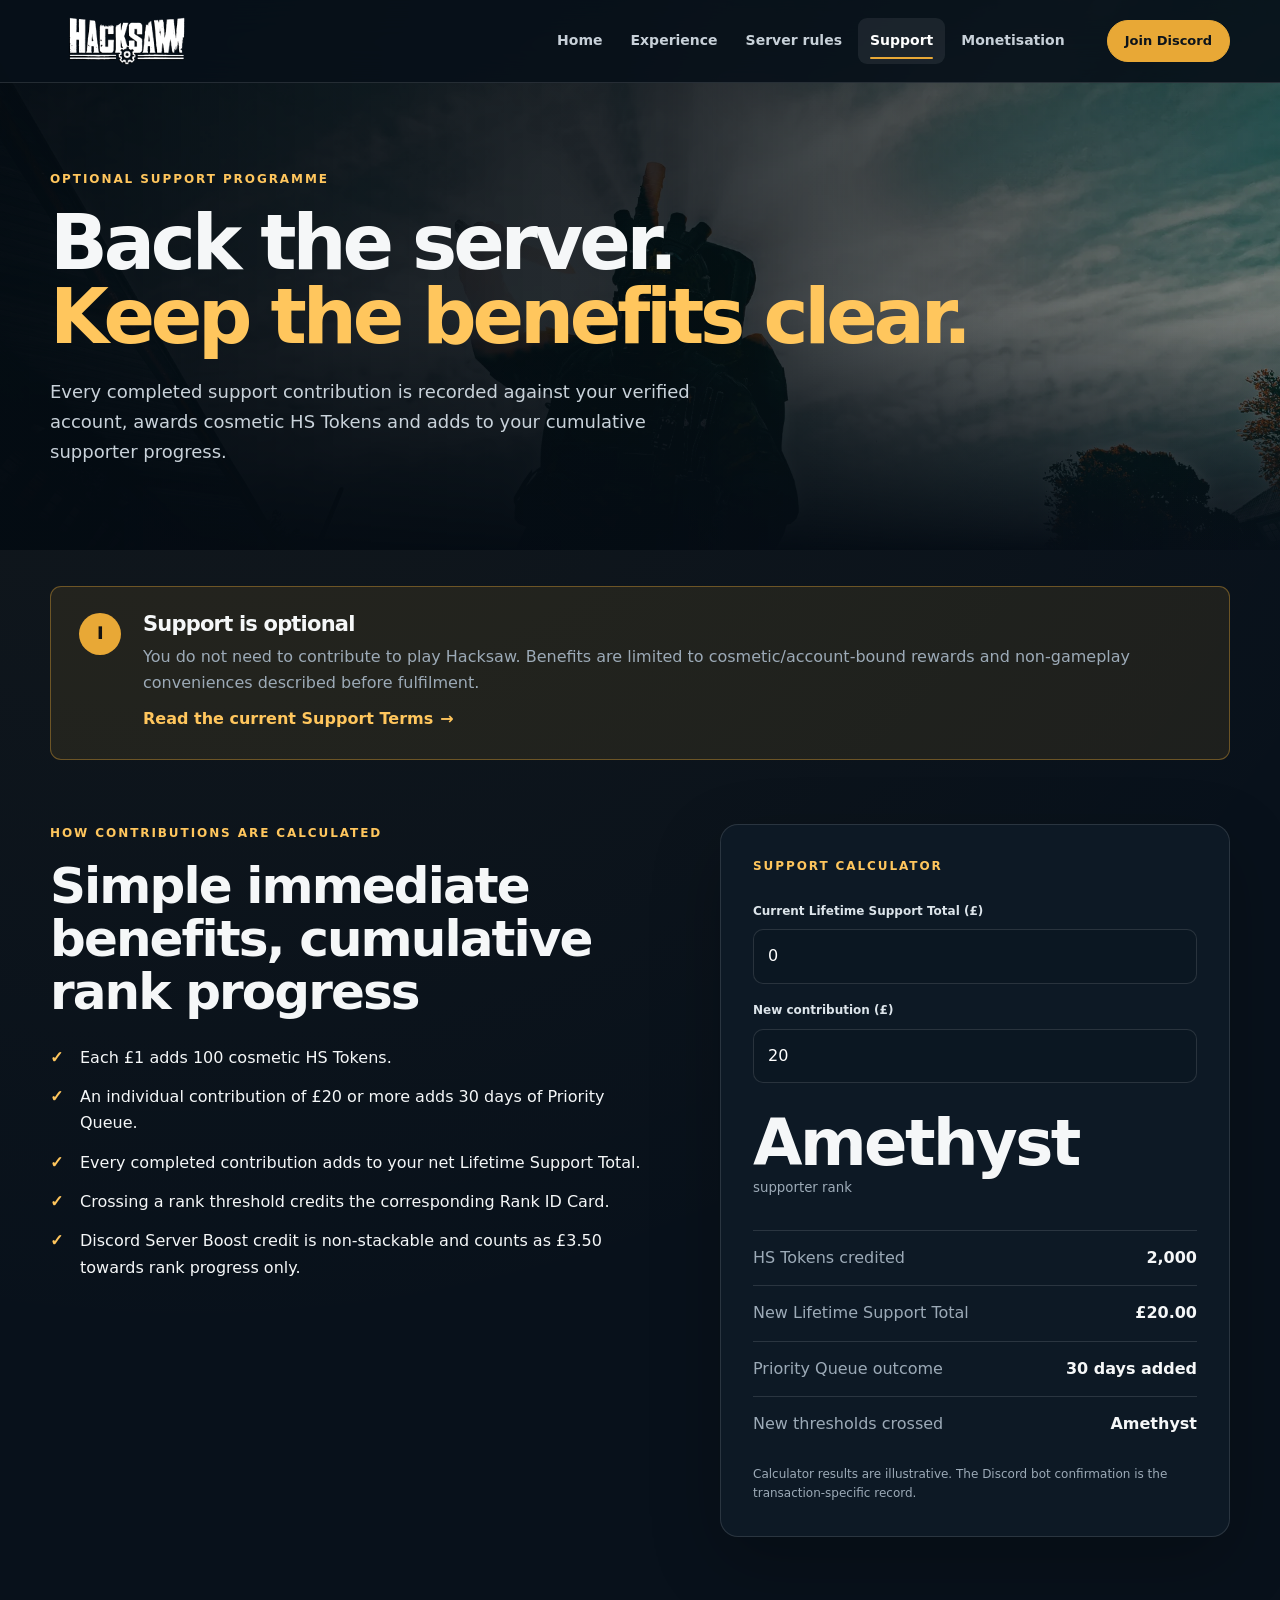
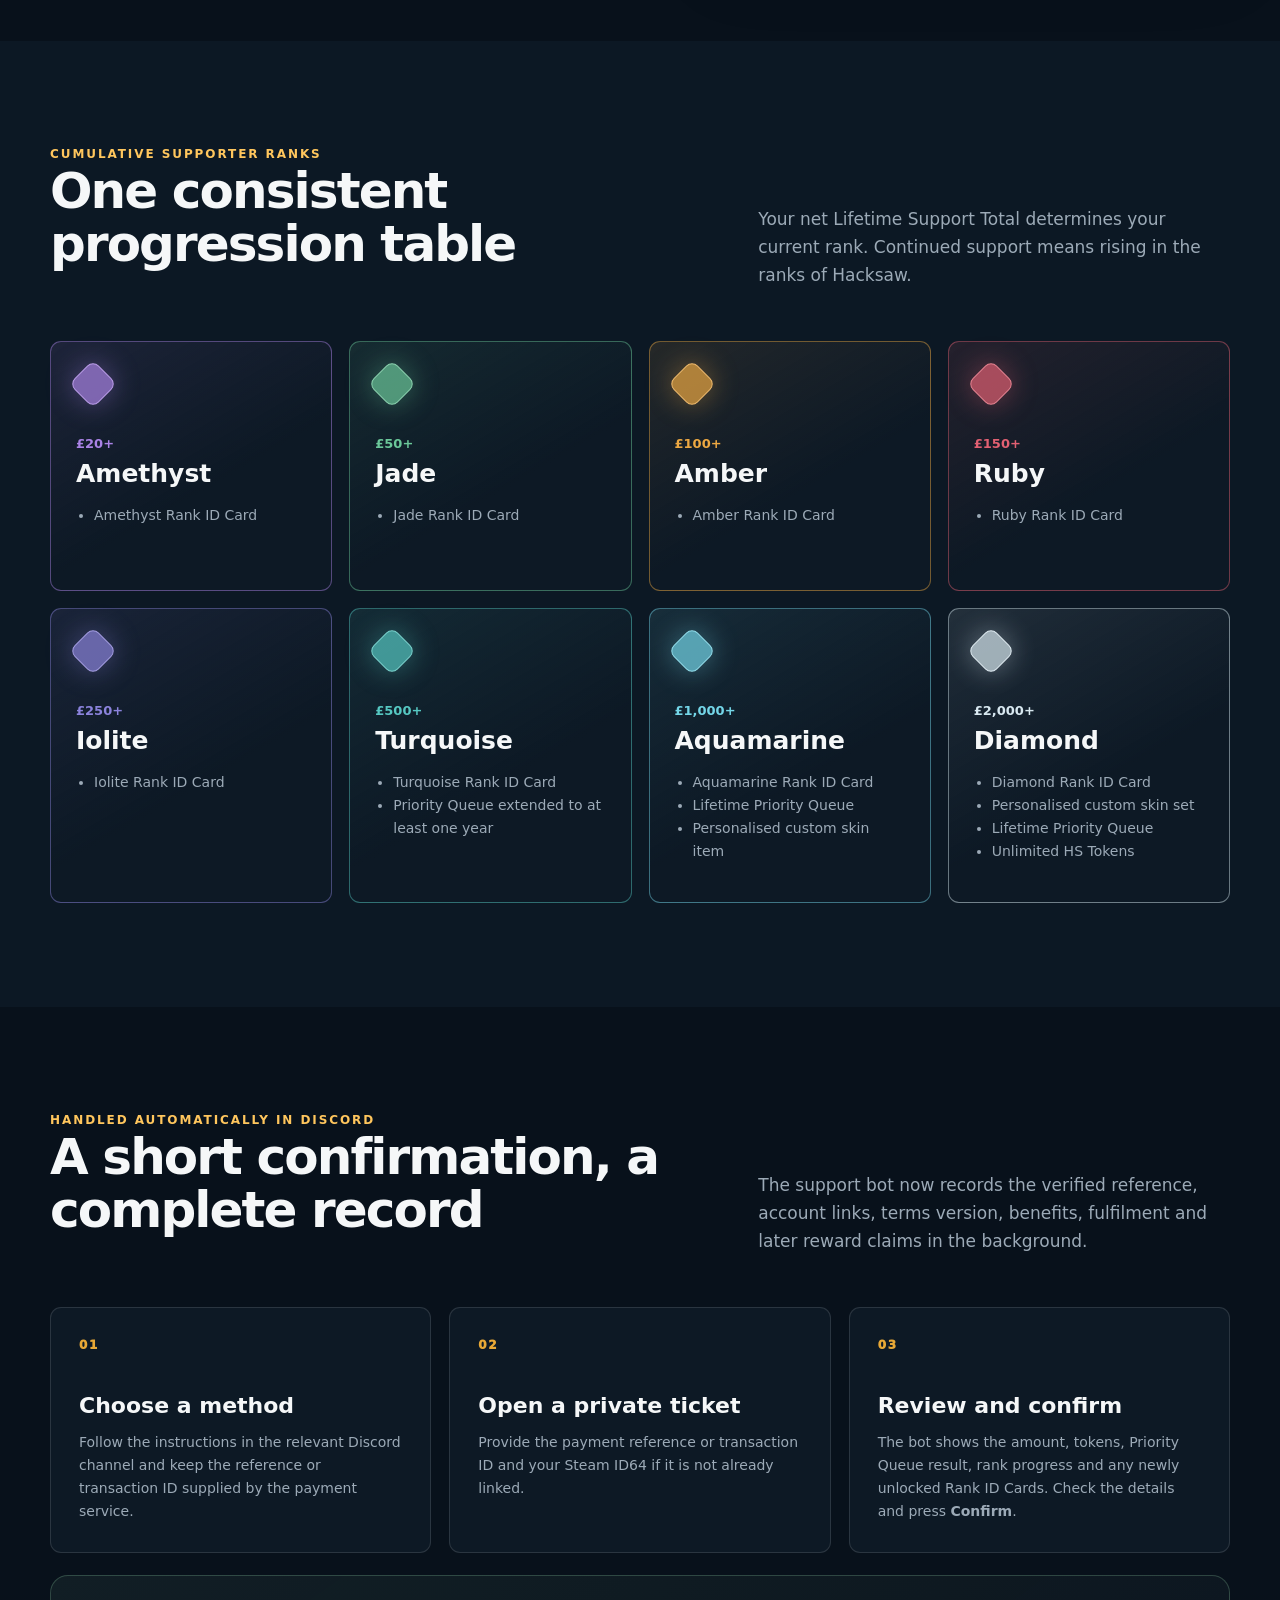
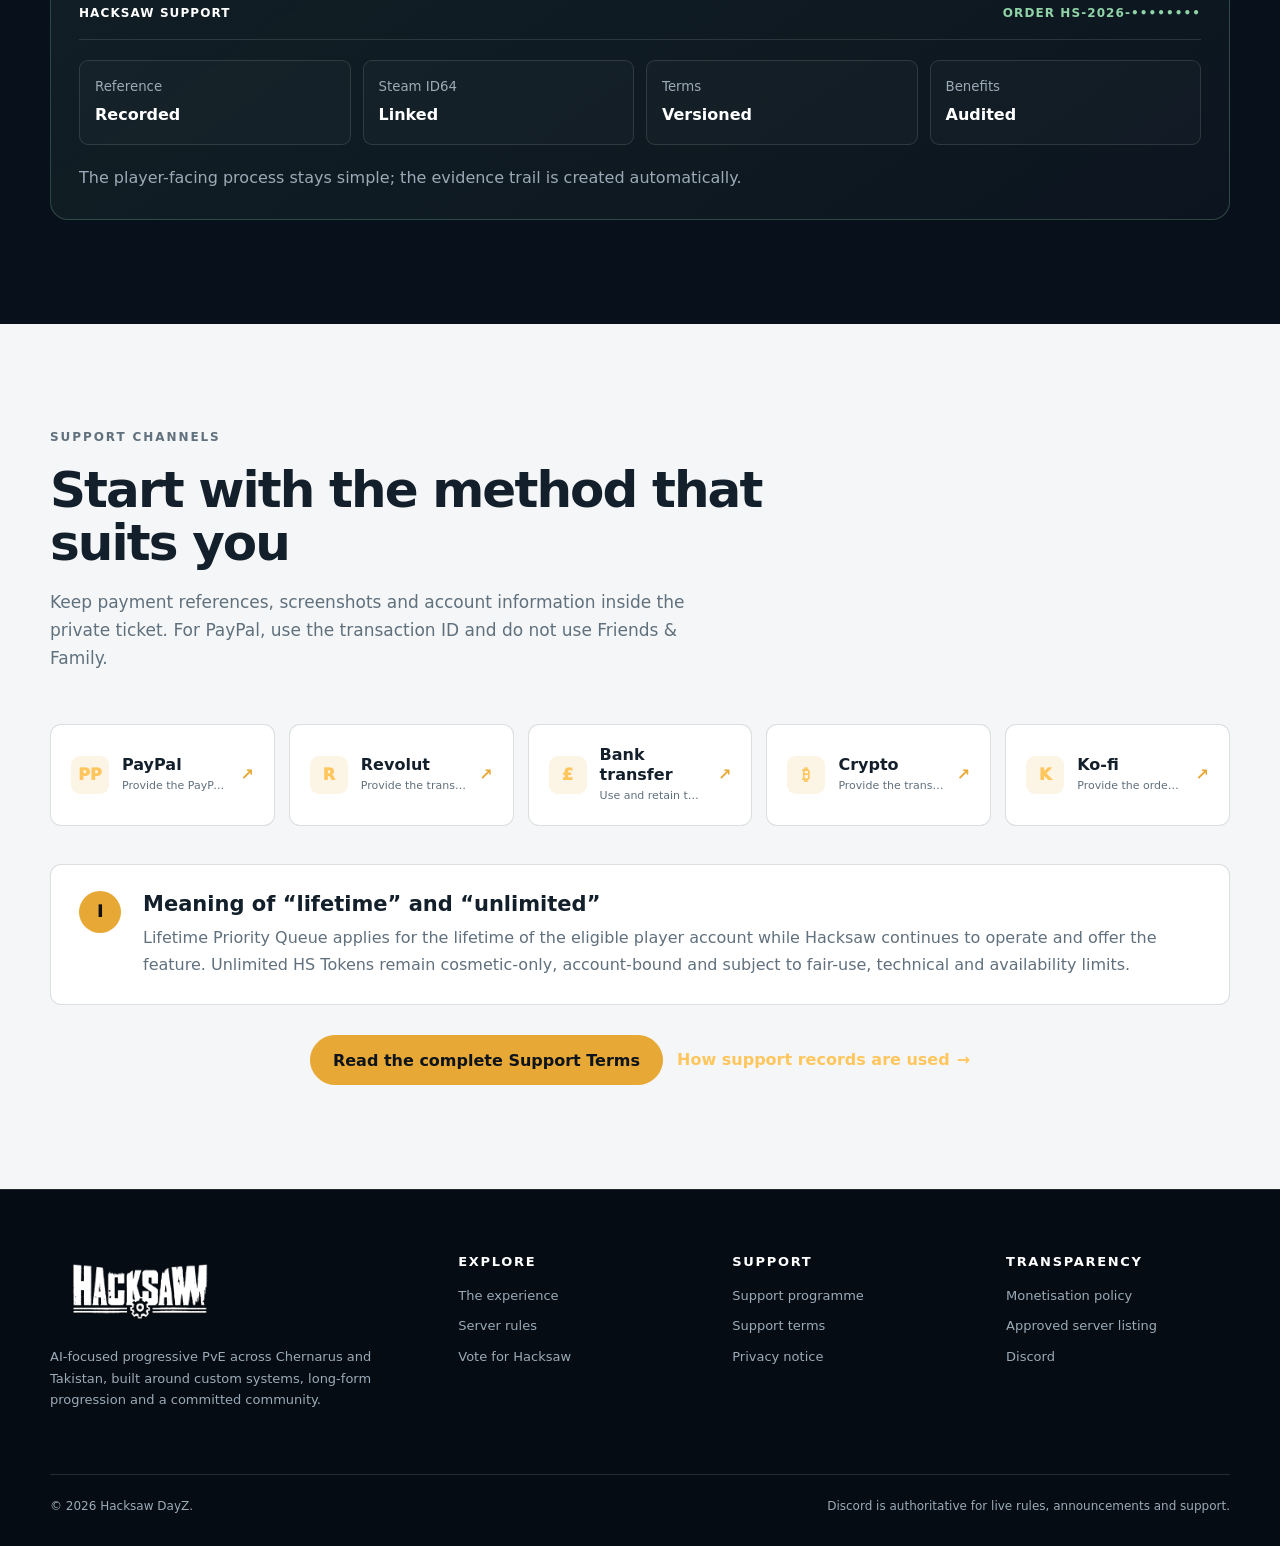
<file: donate.html>
<!doctype html>
<html lang="en-GB">
<head>
  <meta charset="utf-8">
  <meta name="viewport" content="width=device-width, initial-scale=1">
  <meta name="description" content="Learn how optional Hacksaw support contributions award cosmetic HS Tokens, Priority Queue and cumulative supporter-rank benefits through the automated Discord support bot.">
  <meta name="theme-color" content="#08111b">
  <meta property="og:type" content="website">
  <meta property="og:site_name" content="Hacksaw DayZ">
  <meta property="og:title" content="Support Hacksaw — cumulative ranks and cosmetic rewards">
  <meta property="og:description" content="Learn how optional Hacksaw support contributions award cosmetic HS Tokens, Priority Queue and cumulative supporter-rank benefits through the automated Discord support bot.">
  <meta property="og:url" content="https://hacksawdayz.vercel.app/donate">
  <meta property="og:image" content="https://hacksawdayz.vercel.app/img/hacksaw-share.jpg">
  <meta property="og:image:width" content="1200">
  <meta property="og:image:height" content="630">
  <meta name="twitter:card" content="summary_large_image">
  <link rel="canonical" href="https://hacksawdayz.vercel.app/donate">
  <title>Support Hacksaw | Cumulative Ranks & HS Tokens</title>
  <link rel="icon" href="img/favicon.ico">
  <link rel="stylesheet" href="css/site.css">
</head>
<body data-page="donate.html">

  <a class="skip-link" href="#main-content">Skip to content</a>
  <header class="site-header" data-header>
    <div class="shell header-inner">
      <a class="brand" href="index.html" aria-label="Hacksaw DayZ home">
        <img src="img/logo.png" alt="Hacksaw">
      </a>
      <button class="nav-toggle" type="button" aria-expanded="false" aria-controls="primary-nav" data-nav-toggle>
        <span></span><span></span><span></span>
        <span class="sr-only">Toggle navigation</span>
      </button>
      <nav id="primary-nav" class="primary-nav" aria-label="Primary navigation" data-nav>
        <a href="index.html">Home</a><a href="community.html">Experience</a><a href="rules.html">Server rules</a><a href="donate.html" class="is-active" aria-current="page">Support</a><a href="monetization.html">Monetisation</a>
      </nav>
      <a class="button button-small header-cta" href="https://discord.gg/udCeb3SaNP" target="_blank" rel="noopener noreferrer">Join Discord</a>
    </div>
  </header>
  <main id="main-content">
    <section class="page-hero page-hero-support-new">
      <div class="shell page-hero-content">
        <p class="eyebrow">Optional support programme</p>
        <h1>Back the server.<br><span>Keep the benefits clear.</span></h1>
        <p>Every completed support contribution is recorded against your verified account, awards cosmetic HS Tokens and adds to your cumulative supporter progress.</p>
      </div>
    </section>

    <section class="notice-section">
      <div class="shell notice notice-important">
        <div class="notice-icon" aria-hidden="true">i</div>
        <div>
          <h2>Support is optional</h2>
          <p>You do not need to contribute to play Hacksaw. Benefits are limited to cosmetic/account-bound rewards and non-gameplay conveniences described before fulfilment.</p>
          <a class="text-link" href="support-terms.html">Read the current Support Terms <span aria-hidden="true">→</span></a>
        </div>
      </div>
    </section>

    <section class="section compact-top">
      <div class="shell support-intro-grid">
        <div>
          <p class="eyebrow">How contributions are calculated</p>
          <h2>Simple immediate benefits, cumulative rank progress</h2>
          <ul class="check-list">
            <li>Each £1 adds 100 cosmetic HS Tokens.</li>
            <li>An individual contribution of £20 or more adds 30 days of Priority Queue.</li>
            <li>Every completed contribution adds to your net Lifetime Support Total.</li>
            <li>Crossing a rank threshold credits the corresponding Rank ID Card.</li>
            <li>Discord Server Boost credit is non-stackable and counts as £3.50 towards rank progress only.</li>
          </ul>
        </div>
        <div class="support-calculator" data-support-calculator>
          <p class="eyebrow">Support calculator</p>
          <div class="calculator-inputs">
            <label for="current-total">Current Lifetime Support Total (£)</label>
            <input id="current-total" type="number" min="0" step="0.01" value="0" inputmode="decimal">
            <label for="purchase-amount">New contribution (£)</label>
            <input id="purchase-amount" type="number" min="0" step="0.01" value="20" inputmode="decimal">
          </div>
          <div class="result-primary"><span data-new-rank>Amethyst</span><small>supporter rank</small></div>
          <dl class="result-list">
            <div><dt>HS Tokens credited</dt><dd data-token-result>2,000</dd></div>
            <div><dt>New Lifetime Support Total</dt><dd data-total-result>£20.00</dd></div>
            <div><dt>Priority Queue outcome</dt><dd data-pq-result>30 days</dd></div>
            <div><dt>New thresholds crossed</dt><dd data-unlocks-result>Amethyst</dd></div>
          </dl>
          <p class="form-help">Calculator results are illustrative. The Discord bot confirmation is the transaction-specific record.</p>
        </div>
      </div>
    </section>

    <section class="section section-contrast" id="ranks">
      <div class="shell">
        <div class="section-heading split-heading">
          <div><p class="eyebrow">Cumulative supporter ranks</p><h2>One consistent progression table</h2></div>
          <p>Your net Lifetime Support Total determines your current rank. Continued support means rising in the ranks of Hacksaw.</p>
        </div>
        <div class="rank-grid">
          <article class="rank-card rank-amethyst"><div class="rank-gem"></div><p class="rank-threshold">£20+</p><h3>Amethyst</h3><ul><li>Amethyst Rank ID Card</li></ul></article>
          <article class="rank-card rank-jade"><div class="rank-gem"></div><p class="rank-threshold">£50+</p><h3>Jade</h3><ul><li>Jade Rank ID Card</li></ul></article>
          <article class="rank-card rank-amber"><div class="rank-gem"></div><p class="rank-threshold">£100+</p><h3>Amber</h3><ul><li>Amber Rank ID Card</li></ul></article>
          <article class="rank-card rank-ruby"><div class="rank-gem"></div><p class="rank-threshold">£150+</p><h3>Ruby</h3><ul><li>Ruby Rank ID Card</li></ul></article>
          <article class="rank-card rank-iolite"><div class="rank-gem"></div><p class="rank-threshold">£250+</p><h3>Iolite</h3><ul><li>Iolite Rank ID Card</li></ul></article>
          <article class="rank-card rank-turquoise"><div class="rank-gem"></div><p class="rank-threshold">£500+</p><h3>Turquoise</h3><ul><li>Turquoise Rank ID Card</li><li>Priority Queue extended to at least one year</li></ul></article>
          <article class="rank-card rank-aquamarine"><div class="rank-gem"></div><p class="rank-threshold">£1,000+</p><h3>Aquamarine</h3><ul><li>Aquamarine Rank ID Card</li><li>Lifetime Priority Queue</li><li>Personalised custom skin item</li></ul></article>
          <article class="rank-card rank-diamond"><div class="rank-gem"></div><p class="rank-threshold">£2,000+</p><h3>Diamond</h3><ul><li>Diamond Rank ID Card</li><li>Personalised custom skin set</li><li>Lifetime Priority Queue</li><li>Unlimited HS Tokens</li></ul></article>
        </div>
      </div>
    </section>

    <section class="section bot-flow-section">
      <div class="shell">
        <div class="section-heading split-heading">
          <div><p class="eyebrow">Handled automatically in Discord</p><h2>A short confirmation, a complete record</h2></div>
          <p>The support bot now records the verified reference, account links, terms version, benefits, fulfilment and later reward claims in the background.</p>
        </div>
        <ol class="bot-flow">
          <li>
            <span>01</span>
            <div><h3>Choose a method</h3><p>Follow the instructions in the relevant Discord channel and keep the reference or transaction ID supplied by the payment service.</p></div>
          </li>
          <li>
            <span>02</span>
            <div><h3>Open a private ticket</h3><p>Provide the payment reference or transaction ID and your Steam ID64 if it is not already linked.</p></div>
          </li>
          <li>
            <span>03</span>
            <div><h3>Review and confirm</h3><p>The bot shows the amount, tokens, Priority Queue result, rank progress and any newly unlocked Rank ID Cards. Check the details and press <strong>Confirm</strong>.</p></div>
          </li>
        </ol>
        <div class="receipt-preview">
          <div class="receipt-top"><span>HACKSAW SUPPORT</span><b>ORDER HS-2026-••••••••</b></div>
          <div class="receipt-grid">
            <div><small>Reference</small><strong>Recorded</strong></div>
            <div><small>Steam ID64</small><strong>Linked</strong></div>
            <div><small>Terms</small><strong>Versioned</strong></div>
            <div><small>Benefits</small><strong>Audited</strong></div>
          </div>
          <p>The player-facing process stays simple; the evidence trail is created automatically.</p>
        </div>
      </div>
    </section>

    <section class="section section-muted" id="payment-methods">
      <div class="shell">
        <div class="section-heading">
          <p class="eyebrow">Support channels</p>
          <h2>Start with the method that suits you</h2>
          <p>Keep payment references, screenshots and account information inside the private ticket. For PayPal, use the transaction ID and do not use Friends &amp; Family.</p>
        </div>
        <div class="payment-grid">
          <a class="payment-card" href="https://discord.com/channels/1217816664268083220/1217856357836001393" target="_blank" rel="noopener noreferrer"><span>PP</span><div><h3>PayPal</h3><p>Provide the PayPal transaction ID</p></div><b aria-hidden="true">↗</b></a>
          <a class="payment-card" href="https://discord.com/channels/1217816664268083220/1322043910004019220" target="_blank" rel="noopener noreferrer"><span>R</span><div><h3>Revolut</h3><p>Provide the transfer reference</p></div><b aria-hidden="true">↗</b></a>
          <a class="payment-card" href="https://discord.com/channels/1217816664268083220/1264539252918718545" target="_blank" rel="noopener noreferrer"><span>£</span><div><h3>Bank transfer</h3><p>Use and retain the bank reference</p></div><b aria-hidden="true">↗</b></a>
          <a class="payment-card" href="https://discord.com/channels/1217816664268083220/1217855013918085230" target="_blank" rel="noopener noreferrer"><span>₿</span><div><h3>Crypto</h3><p>Provide the transaction hash</p></div><b aria-hidden="true">↗</b></a>
          <a class="payment-card" href="https://discord.com/channels/1217816664268083220/1455578306920317029" target="_blank" rel="noopener noreferrer"><span>K</span><div><h3>Ko-fi</h3><p>Provide the order reference</p></div><b aria-hidden="true">↗</b></a>
        </div>
        <div class="notice notice-subtle programme-note">
          <div class="notice-icon" aria-hidden="true">i</div>
          <div><h3>Meaning of “lifetime” and “unlimited”</h3><p>Lifetime Priority Queue applies for the lifetime of the eligible player account while Hacksaw continues to operate and offer the feature. Unlimited HS Tokens remain cosmetic-only, account-bound and subject to fair-use, technical and availability limits.</p></div>
        </div>
        <div class="button-row centred-row">
          <a class="button" href="support-terms.html">Read the complete Support Terms</a>
          <a class="text-link" href="privacy.html">How support records are used <span aria-hidden="true">→</span></a>
        </div>
      </div>
    </section>
  </main>

  <footer class="site-footer">
    <div class="shell footer-grid">
      <div class="footer-brand">
        <img src="img/footer-logo.png" alt="Hacksaw">
        <p>AI-focused progressive PvE across Chernarus and Takistan, built around custom systems, long-form progression and a committed community.</p>
      </div>
      <div>
        <h2>Explore</h2>
        <a href="community.html">The experience</a>
        <a href="rules.html">Server rules</a>
        <a href="https://top-games.net/dayz/hacksaw" target="_blank" rel="noopener noreferrer">Vote for Hacksaw</a>
      </div>
      <div>
        <h2>Support</h2>
        <a href="donate.html">Support programme</a>
        <a href="support-terms.html">Support terms</a>
        <a href="privacy.html">Privacy notice</a>
      </div>
      <div>
        <h2>Transparency</h2>
        <a href="monetization.html">Monetisation policy</a>
        <a href="https://www.bohemia.net/monetization/approved/dayz" target="_blank" rel="noopener noreferrer">Approved server listing</a>
        <a href="https://discord.gg/udCeb3SaNP" target="_blank" rel="noopener noreferrer">Discord</a>
      </div>
    </div>
    <div class="shell footer-bottom">
      <p>&copy; <span data-current-year></span> Hacksaw DayZ.</p>
      <p>Discord is authoritative for live rules, announcements and support.</p>
    </div>
  </footer>
  <script src="js/site.js" defer></script>
</body>
</html>
</file>
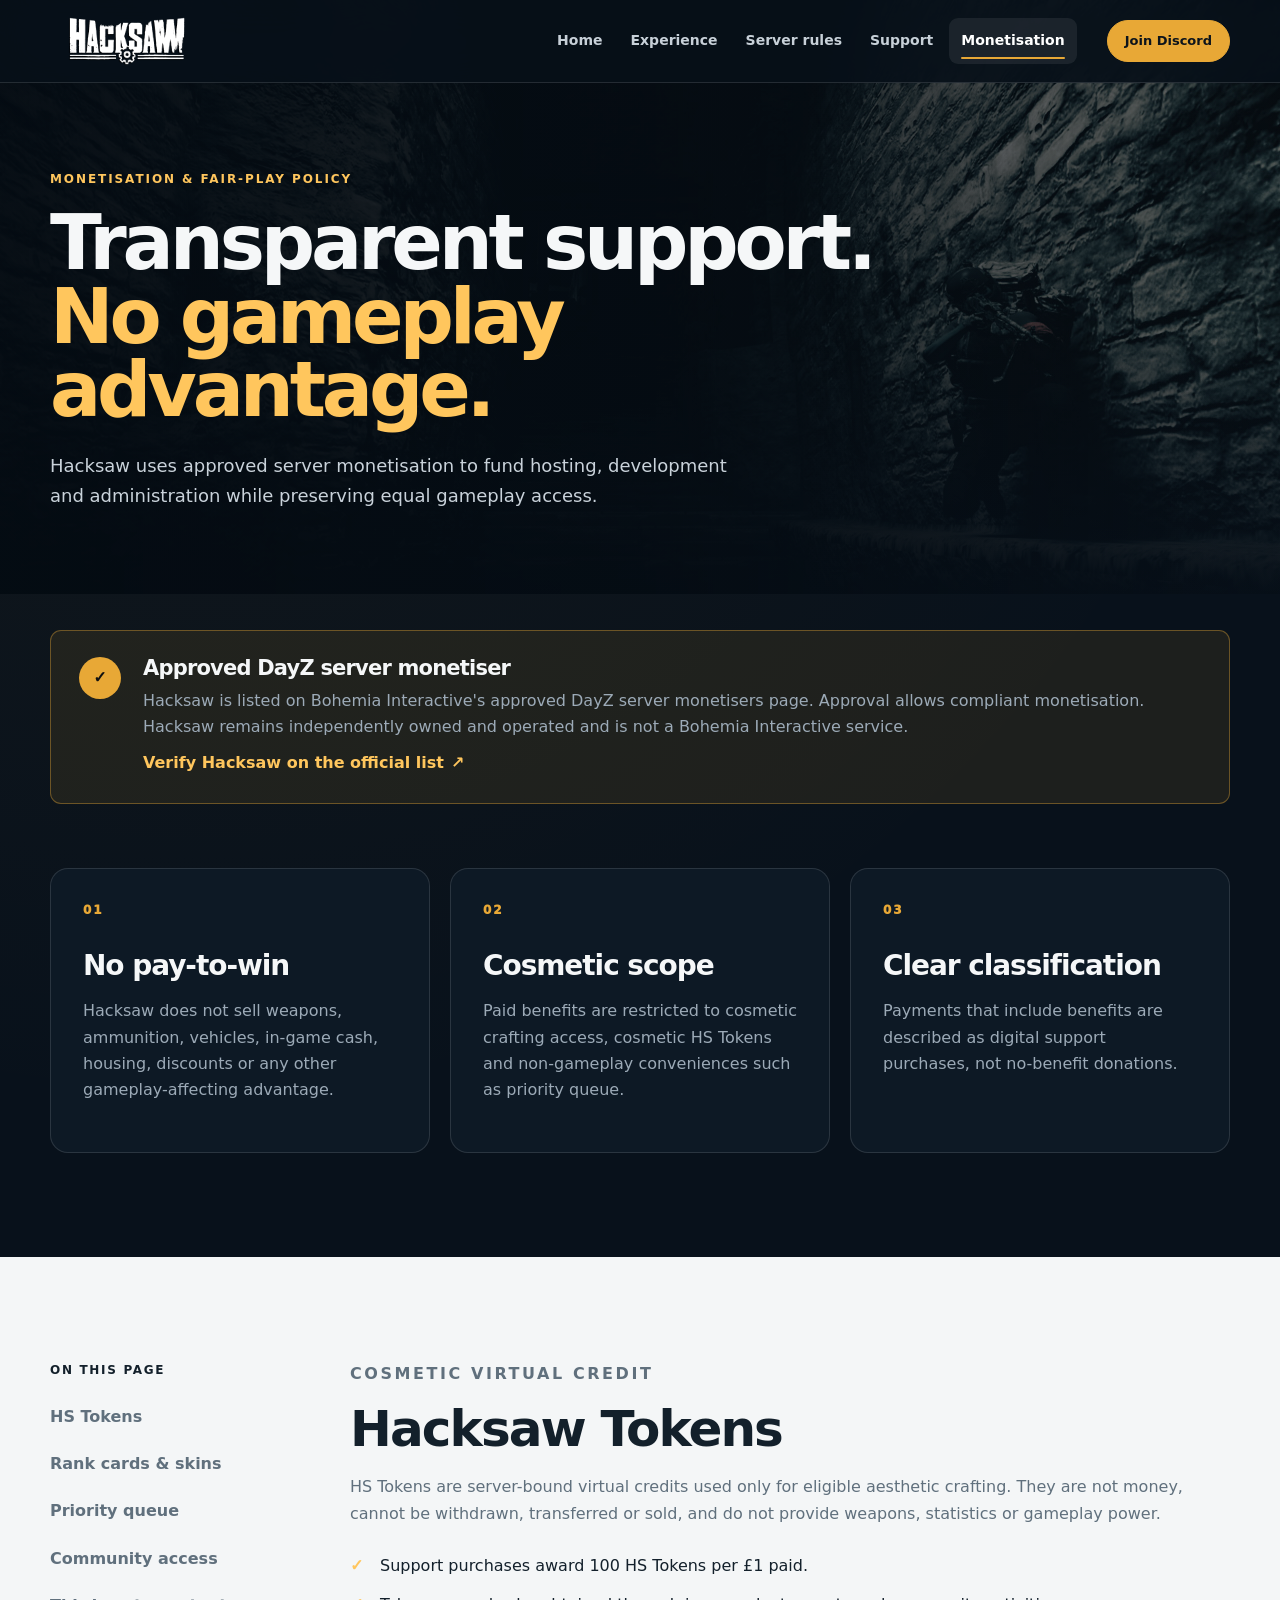
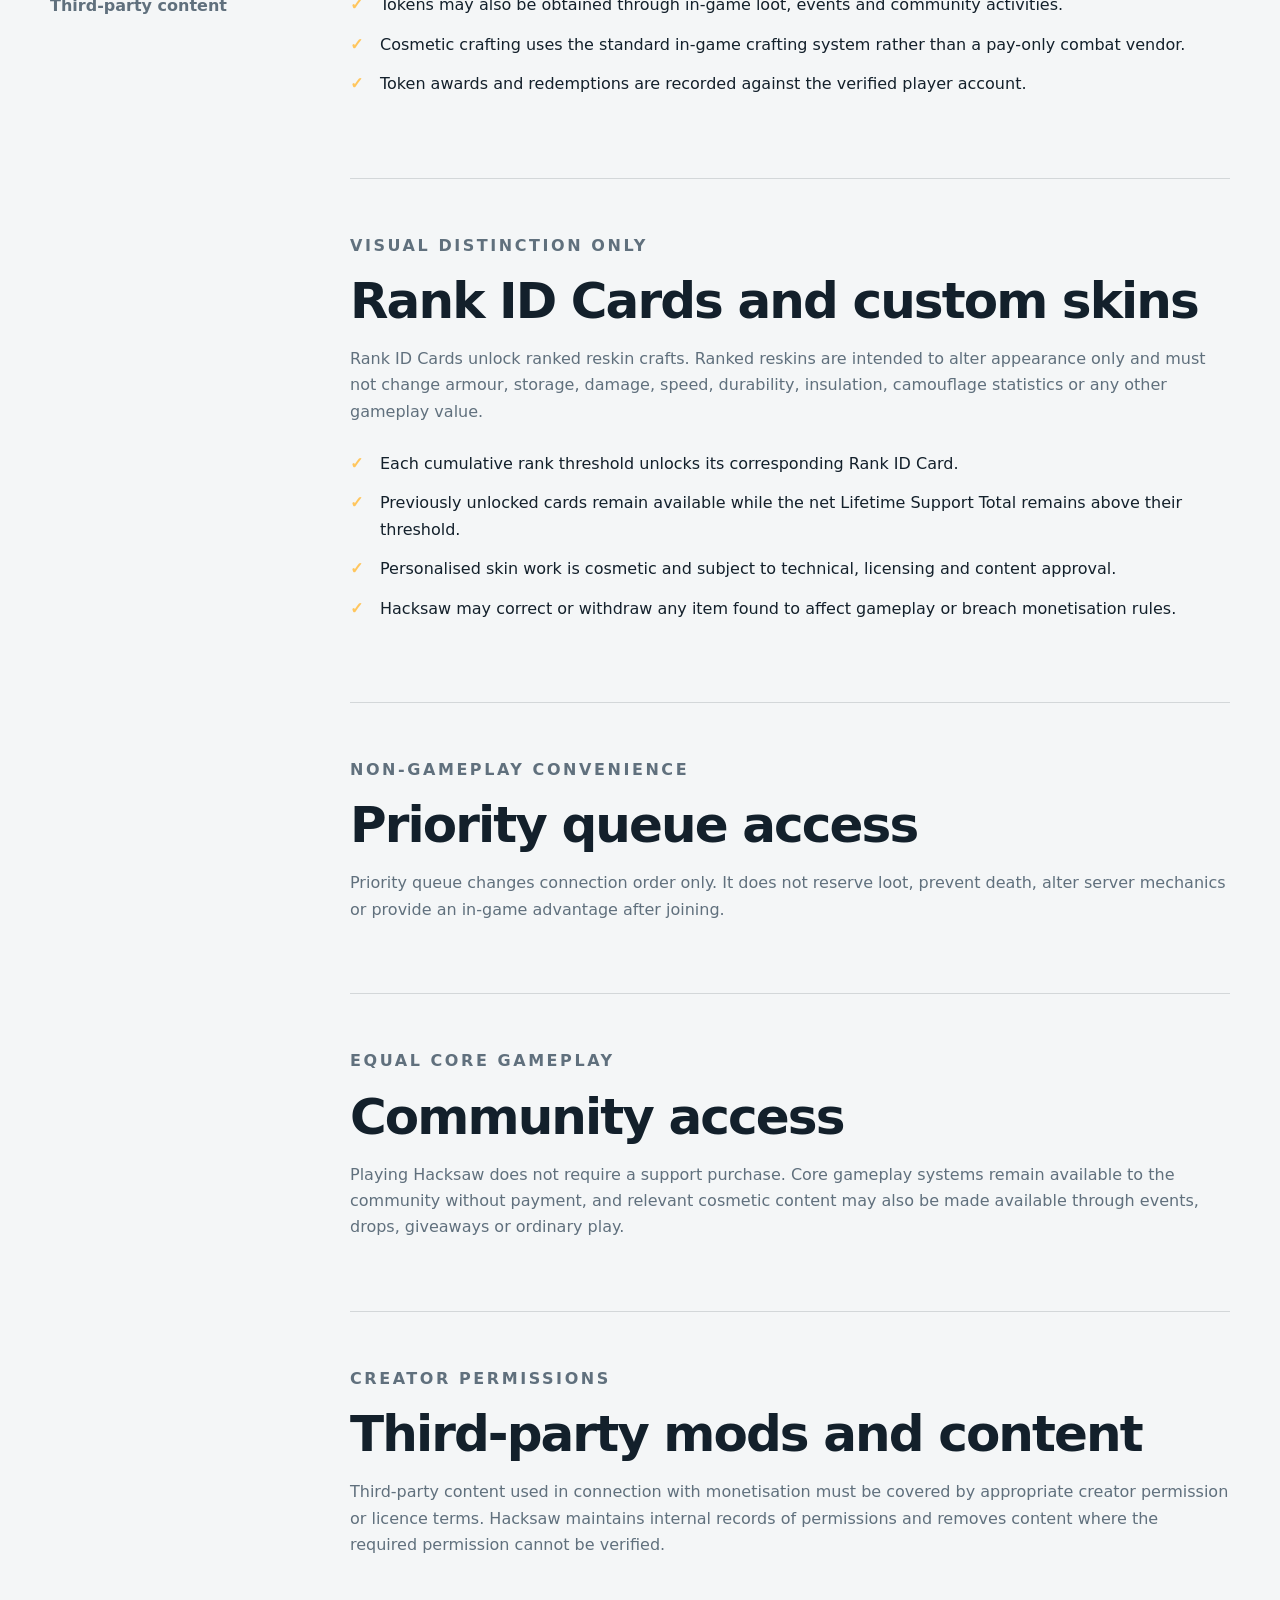
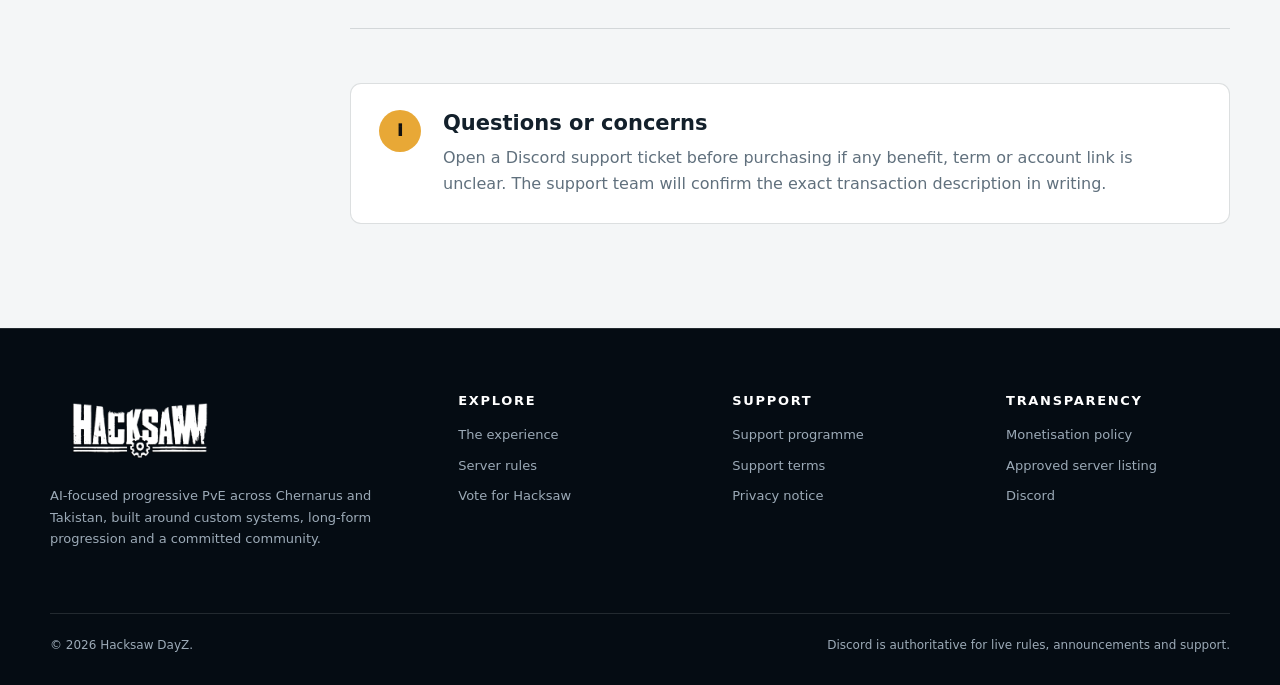
<file: monetization.html>
<!doctype html>
<html lang="en-GB">
<head>
  <meta charset="utf-8">
  <meta name="viewport" content="width=device-width, initial-scale=1">
  <meta name="description" content="Hacksaw DayZ monetisation and fair-play policy covering cosmetic HS Tokens, supporter ranks, Priority Queue and independent operation.">
  <meta name="theme-color" content="#08111b">
  <meta property="og:type" content="website">
  <meta property="og:site_name" content="Hacksaw DayZ">
  <meta property="og:title" content="Hacksaw monetisation and fair-play policy">
  <meta property="og:description" content="Hacksaw DayZ monetisation and fair-play policy covering cosmetic HS Tokens, supporter ranks, Priority Queue and independent operation.">
  <meta property="og:url" content="https://hacksawdayz.vercel.app/monetization">
  <meta property="og:image" content="https://hacksawdayz.vercel.app/img/hacksaw-share.jpg">
  <meta property="og:image:width" content="1200">
  <meta property="og:image:height" content="630">
  <meta name="twitter:card" content="summary_large_image">
  <link rel="canonical" href="https://hacksawdayz.vercel.app/monetization">
  <title>Monetisation & Fair Play | Hacksaw DayZ</title>
  <link rel="icon" href="img/favicon.ico">
  <link rel="stylesheet" href="css/site.css">
</head>
<body data-page="monetization.html">

  <a class="skip-link" href="#main-content">Skip to content</a>
  <header class="site-header" data-header>
    <div class="shell header-inner">
      <a class="brand" href="index.html" aria-label="Hacksaw DayZ home">
        <img src="img/logo.png" alt="Hacksaw">
      </a>
      <button class="nav-toggle" type="button" aria-expanded="false" aria-controls="primary-nav" data-nav-toggle>
        <span></span><span></span><span></span>
        <span class="sr-only">Toggle navigation</span>
      </button>
      <nav id="primary-nav" class="primary-nav" aria-label="Primary navigation" data-nav>
        <a href="index.html">Home</a><a href="community.html">Experience</a><a href="rules.html">Server rules</a><a href="donate.html">Support</a><a href="monetization.html" class="is-active" aria-current="page">Monetisation</a>
      </nav>
      <a class="button button-small header-cta" href="https://discord.gg/udCeb3SaNP" target="_blank" rel="noopener noreferrer">Join Discord</a>
    </div>
  </header>
<main id="main-content">
<section class="page-hero page-hero-policy">
  <div class="shell page-hero-content">
    <p class="eyebrow">Monetisation &amp; fair-play policy</p>
    <h1>Transparent support.<br><span>No gameplay advantage.</span></h1>
    <p>Hacksaw uses approved server monetisation to fund hosting, development and administration while preserving equal gameplay access.</p>
  </div>
</section>

<section class="notice-section">
  <div class="shell notice notice-important">
    <div class="notice-icon" aria-hidden="true">✓</div>
    <div>
      <h2>Approved DayZ server monetiser</h2>
      <p>Hacksaw is listed on Bohemia Interactive's approved DayZ server monetisers page. Approval allows compliant monetisation. Hacksaw remains independently owned and operated and is not a Bohemia Interactive service.</p>
      <a class="text-link" href="https://www.bohemia.net/monetization/approved/dayz" target="_blank" rel="noopener noreferrer">Verify Hacksaw on the official list <span aria-hidden="true">↗</span></a>
    </div>
  </div>
</section>

<section class="section compact-top">
  <div class="shell">
    <div class="principle-grid">
      <article class="principle-card"><span>01</span><h2>No pay-to-win</h2><p>Hacksaw does not sell weapons, ammunition, vehicles, in-game cash, housing, discounts or any other gameplay-affecting advantage.</p></article>
      <article class="principle-card"><span>02</span><h2>Cosmetic scope</h2><p>Paid benefits are restricted to cosmetic crafting access, cosmetic HS Tokens and non-gameplay conveniences such as priority queue.</p></article>
      <article class="principle-card"><span>03</span><h2>Clear classification</h2><p>Payments that include benefits are described as digital support purchases, not no-benefit donations.</p></article>
    </div>
  </div>
</section>

<section class="section section-muted">
  <div class="shell policy-layout">
    <aside class="policy-nav" aria-label="On this page">
      <p>On this page</p>
      <a href="#tokens">HS Tokens</a>
      <a href="#rank-cards">Rank cards &amp; skins</a>
      <a href="#priority">Priority queue</a>
      <a href="#access">Community access</a>
      <a href="#mods">Third-party content</a>
    </aside>
    <div class="policy-content">
      <article id="tokens" class="policy-section">
        <p class="eyebrow">Cosmetic virtual credit</p>
        <h2>Hacksaw Tokens</h2>
        <p>HS Tokens are server-bound virtual credits used only for eligible aesthetic crafting. They are not money, cannot be withdrawn, transferred or sold, and do not provide weapons, statistics or gameplay power.</p>
        <ul class="check-list">
          <li>Support purchases award 100 HS Tokens per £1 paid.</li>
          <li>Tokens may also be obtained through in-game loot, events and community activities.</li>
          <li>Cosmetic crafting uses the standard in-game crafting system rather than a pay-only combat vendor.</li>
          <li>Token awards and redemptions are recorded against the verified player account.</li>
        </ul>
      </article>
      <article id="rank-cards" class="policy-section">
        <p class="eyebrow">Visual distinction only</p>
        <h2>Rank ID Cards and custom skins</h2>
        <p>Rank ID Cards unlock ranked reskin crafts. Ranked reskins are intended to alter appearance only and must not change armour, storage, damage, speed, durability, insulation, camouflage statistics or any other gameplay value.</p>
        <ul class="check-list">
          <li>Each cumulative rank threshold unlocks its corresponding Rank ID Card.</li>
          <li>Previously unlocked cards remain available while the net Lifetime Support Total remains above their threshold.</li>
          <li>Personalised skin work is cosmetic and subject to technical, licensing and content approval.</li>
          <li>Hacksaw may correct or withdraw any item found to affect gameplay or breach monetisation rules.</li>
        </ul>
      </article>
      <article id="priority" class="policy-section">
        <p class="eyebrow">Non-gameplay convenience</p>
        <h2>Priority queue access</h2>
        <p>Priority queue changes connection order only. It does not reserve loot, prevent death, alter server mechanics or provide an in-game advantage after joining.</p>
      </article>
      <article id="access" class="policy-section">
        <p class="eyebrow">Equal core gameplay</p>
        <h2>Community access</h2>
        <p>Playing Hacksaw does not require a support purchase. Core gameplay systems remain available to the community without payment, and relevant cosmetic content may also be made available through events, drops, giveaways or ordinary play.</p>
      </article>
      <article id="mods" class="policy-section">
        <p class="eyebrow">Creator permissions</p>
        <h2>Third-party mods and content</h2>
        <p>Third-party content used in connection with monetisation must be covered by appropriate creator permission or licence terms. Hacksaw maintains internal records of permissions and removes content where the required permission cannot be verified.</p>
      </article>
      <div class="notice notice-subtle">
        <div class="notice-icon" aria-hidden="true">i</div>
        <div><h3>Questions or concerns</h3><p>Open a Discord support ticket before purchasing if any benefit, term or account link is unclear. The support team will confirm the exact transaction description in writing.</p></div>
      </div>
    </div>
  </div>
</section>

  </main>

  <footer class="site-footer">
    <div class="shell footer-grid">
      <div class="footer-brand">
        <img src="img/footer-logo.png" alt="Hacksaw">
        <p>AI-focused progressive PvE across Chernarus and Takistan, built around custom systems, long-form progression and a committed community.</p>
      </div>
      <div>
        <h2>Explore</h2>
        <a href="community.html">The experience</a>
        <a href="rules.html">Server rules</a>
        <a href="https://top-games.net/dayz/hacksaw" target="_blank" rel="noopener noreferrer">Vote for Hacksaw</a>
      </div>
      <div>
        <h2>Support</h2>
        <a href="donate.html">Support programme</a>
        <a href="support-terms.html">Support terms</a>
        <a href="privacy.html">Privacy notice</a>
      </div>
      <div>
        <h2>Transparency</h2>
        <a href="monetization.html">Monetisation policy</a>
        <a href="https://www.bohemia.net/monetization/approved/dayz" target="_blank" rel="noopener noreferrer">Approved server listing</a>
        <a href="https://discord.gg/udCeb3SaNP" target="_blank" rel="noopener noreferrer">Discord</a>
      </div>
    </div>
    <div class="shell footer-bottom">
      <p>&copy; <span data-current-year></span> Hacksaw DayZ.</p>
      <p>Discord is authoritative for live rules, announcements and support.</p>
    </div>
  </footer>
  <script src="js/site.js" defer></script>
</body>
</html>
</file>
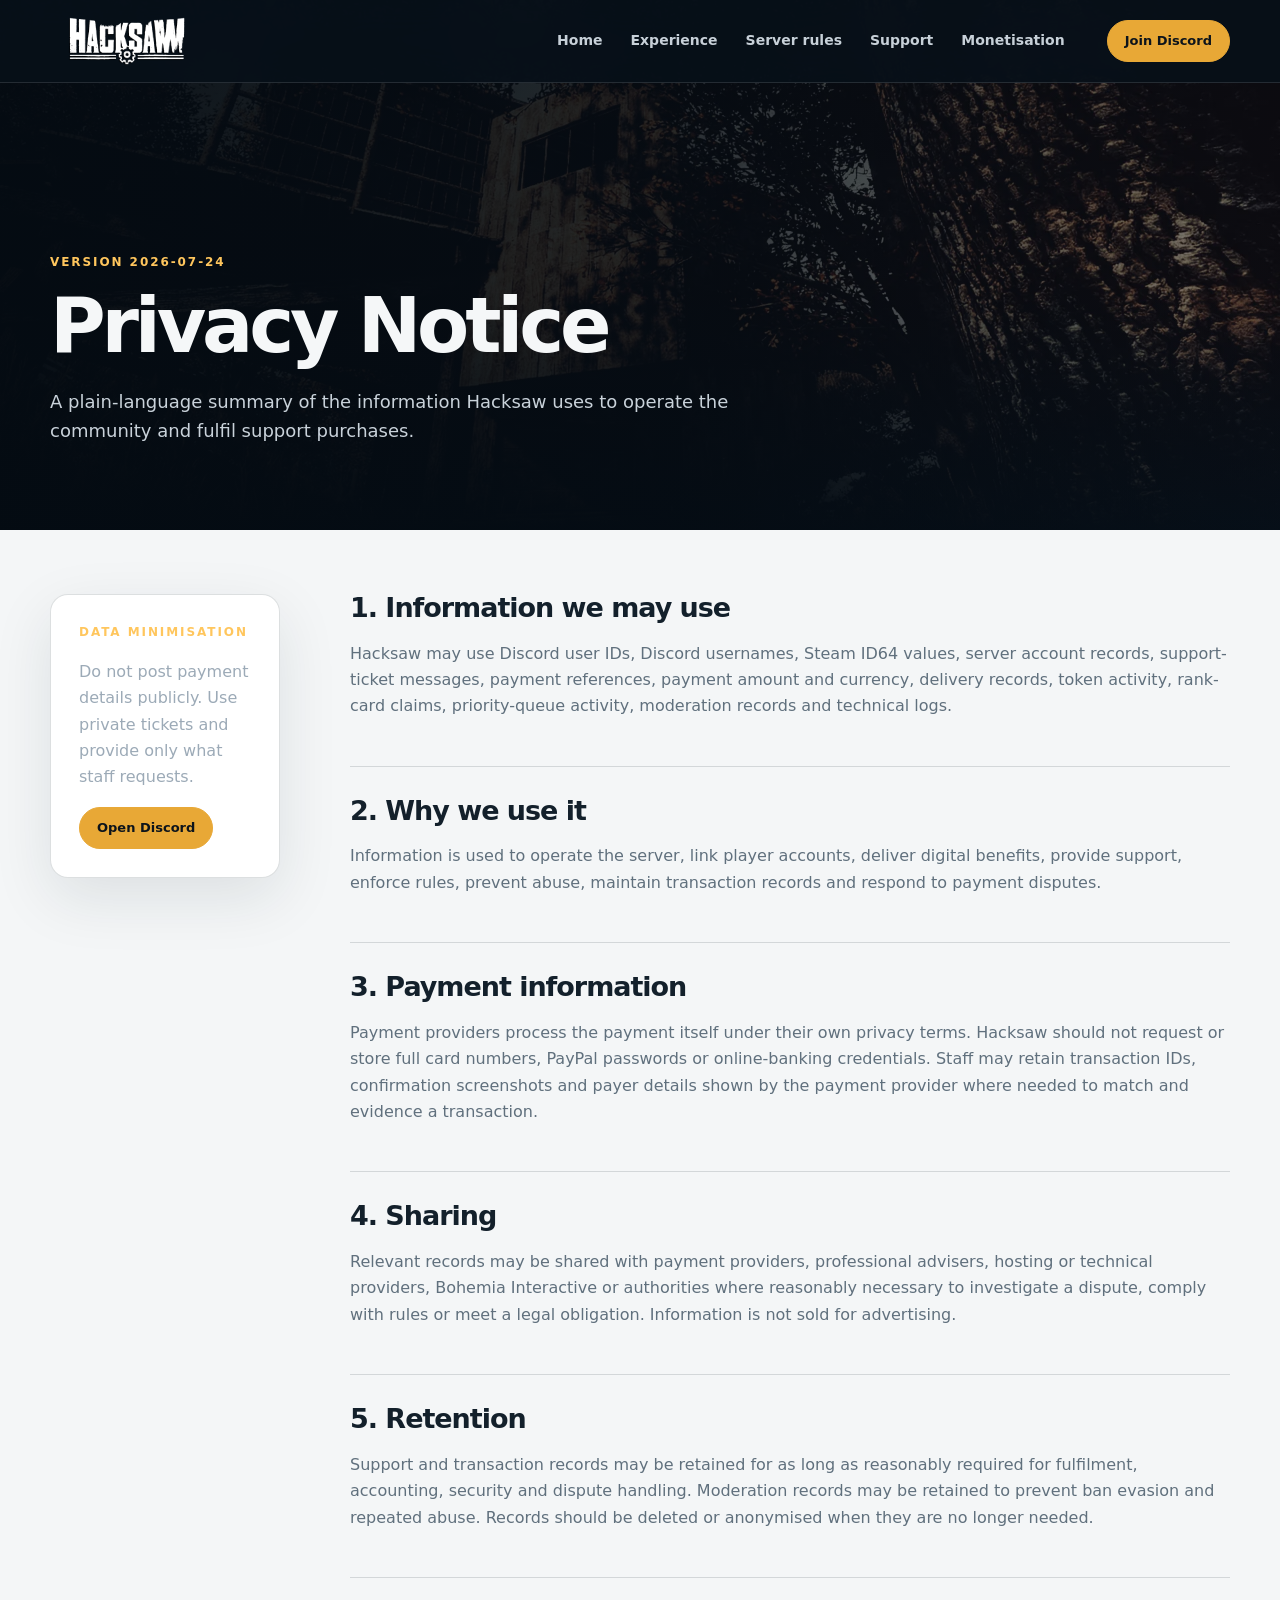
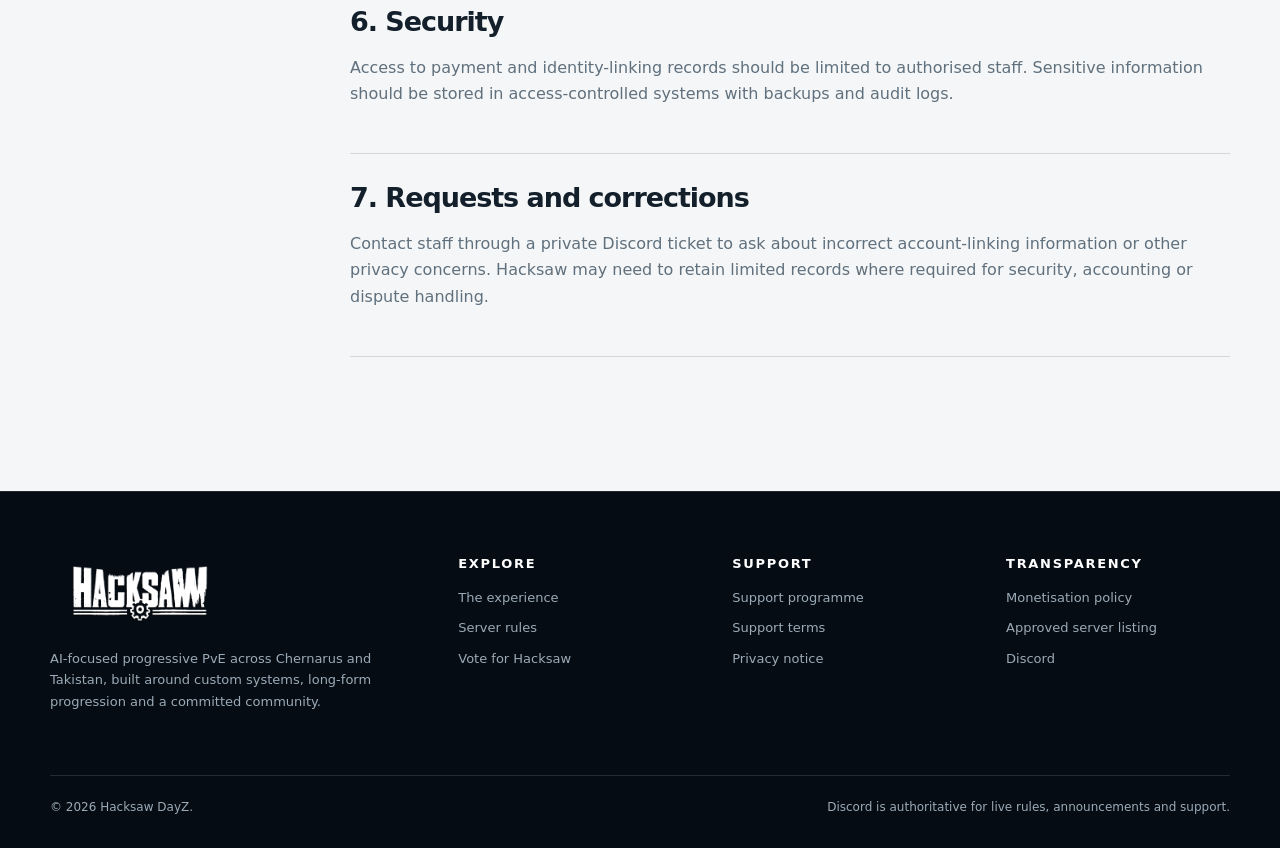
<file: privacy.html>
<!doctype html>
<html lang="en-GB">
<head>
  <meta charset="utf-8">
  <meta name="viewport" content="width=device-width, initial-scale=1">
  <meta name="description" content="Hacksaw privacy notice for Discord IDs, Steam IDs, support tickets, payment references and digital-benefit fulfilment records.">
  <meta name="theme-color" content="#08111b">
  <meta property="og:type" content="website">
  <meta property="og:site_name" content="Hacksaw DayZ">
  <meta property="og:title" content="Hacksaw privacy notice">
  <meta property="og:description" content="Hacksaw privacy notice for Discord IDs, Steam IDs, support tickets, payment references and digital-benefit fulfilment records.">
  <meta property="og:url" content="https://hacksawdayz.vercel.app/privacy">
  <meta property="og:image" content="https://hacksawdayz.vercel.app/img/hacksaw-share.jpg">
  <meta property="og:image:width" content="1200">
  <meta property="og:image:height" content="630">
  <meta name="twitter:card" content="summary_large_image">
  <link rel="canonical" href="https://hacksawdayz.vercel.app/privacy">
  <title>Privacy Notice | Hacksaw DayZ</title>
  <link rel="icon" href="img/favicon.ico">
  <link rel="stylesheet" href="css/site.css">
</head>
<body data-page="privacy.html">

  <a class="skip-link" href="#main-content">Skip to content</a>
  <header class="site-header" data-header>
    <div class="shell header-inner">
      <a class="brand" href="index.html" aria-label="Hacksaw DayZ home">
        <img src="img/logo.png" alt="Hacksaw">
      </a>
      <button class="nav-toggle" type="button" aria-expanded="false" aria-controls="primary-nav" data-nav-toggle>
        <span></span><span></span><span></span>
        <span class="sr-only">Toggle navigation</span>
      </button>
      <nav id="primary-nav" class="primary-nav" aria-label="Primary navigation" data-nav>
        <a href="index.html">Home</a><a href="community.html">Experience</a><a href="rules.html">Server rules</a><a href="donate.html">Support</a><a href="monetization.html">Monetisation</a>
      </nav>
      <a class="button button-small header-cta" href="https://discord.gg/udCeb3SaNP" target="_blank" rel="noopener noreferrer">Join Discord</a>
    </div>
  </header>
<main id="main-content">
<section class="page-hero page-hero-privacy">
  <div class="shell page-hero-content">
    <p class="eyebrow">Version 2026-07-24</p>
    <h1>Privacy Notice</h1>
    <p>A plain-language summary of the information Hacksaw uses to operate the community and fulfil support purchases.</p>
  </div>
</section>
<section class="section compact-top legal-section">
  <div class="shell legal-layout">
    <aside class="legal-summary"><div class="card-surface sticky-card"><p class="eyebrow">Data minimisation</p><p>Do not post payment details publicly. Use private tickets and provide only what staff requests.</p><a class="button button-small" href="community.html">Open Discord</a></div></aside>
    <div class="legal-copy">
      <section><h2>1. Information we may use</h2><p>Hacksaw may use Discord user IDs, Discord usernames, Steam ID64 values, server account records, support-ticket messages, payment references, payment amount and currency, delivery records, token activity, rank-card claims, priority-queue activity, moderation records and technical logs.</p></section>
      <section><h2>2. Why we use it</h2><p>Information is used to operate the server, link player accounts, deliver digital benefits, provide support, enforce rules, prevent abuse, maintain transaction records and respond to payment disputes.</p></section>
      <section><h2>3. Payment information</h2><p>Payment providers process the payment itself under their own privacy terms. Hacksaw should not request or store full card numbers, PayPal passwords or online-banking credentials. Staff may retain transaction IDs, confirmation screenshots and payer details shown by the payment provider where needed to match and evidence a transaction.</p></section>
      <section><h2>4. Sharing</h2><p>Relevant records may be shared with payment providers, professional advisers, hosting or technical providers, Bohemia Interactive or authorities where reasonably necessary to investigate a dispute, comply with rules or meet a legal obligation. Information is not sold for advertising.</p></section>
      <section><h2>5. Retention</h2><p>Support and transaction records may be retained for as long as reasonably required for fulfilment, accounting, security and dispute handling. Moderation records may be retained to prevent ban evasion and repeated abuse. Records should be deleted or anonymised when they are no longer needed.</p></section>
      <section><h2>6. Security</h2><p>Access to payment and identity-linking records should be limited to authorised staff. Sensitive information should be stored in access-controlled systems with backups and audit logs.</p></section>
      <section><h2>7. Requests and corrections</h2><p>Contact staff through a private Discord ticket to ask about incorrect account-linking information or other privacy concerns. Hacksaw may need to retain limited records where required for security, accounting or dispute handling.</p></section>
    </div>
  </div>
</section>

  </main>

  <footer class="site-footer">
    <div class="shell footer-grid">
      <div class="footer-brand">
        <img src="img/footer-logo.png" alt="Hacksaw">
        <p>AI-focused progressive PvE across Chernarus and Takistan, built around custom systems, long-form progression and a committed community.</p>
      </div>
      <div>
        <h2>Explore</h2>
        <a href="community.html">The experience</a>
        <a href="rules.html">Server rules</a>
        <a href="https://top-games.net/dayz/hacksaw" target="_blank" rel="noopener noreferrer">Vote for Hacksaw</a>
      </div>
      <div>
        <h2>Support</h2>
        <a href="donate.html">Support programme</a>
        <a href="support-terms.html">Support terms</a>
        <a href="privacy.html">Privacy notice</a>
      </div>
      <div>
        <h2>Transparency</h2>
        <a href="monetization.html">Monetisation policy</a>
        <a href="https://www.bohemia.net/monetization/approved/dayz" target="_blank" rel="noopener noreferrer">Approved server listing</a>
        <a href="https://discord.gg/udCeb3SaNP" target="_blank" rel="noopener noreferrer">Discord</a>
      </div>
    </div>
    <div class="shell footer-bottom">
      <p>&copy; <span data-current-year></span> Hacksaw DayZ.</p>
      <p>Discord is authoritative for live rules, announcements and support.</p>
    </div>
  </footer>
  <script src="js/site.js" defer></script>
</body>
</html>
</file>
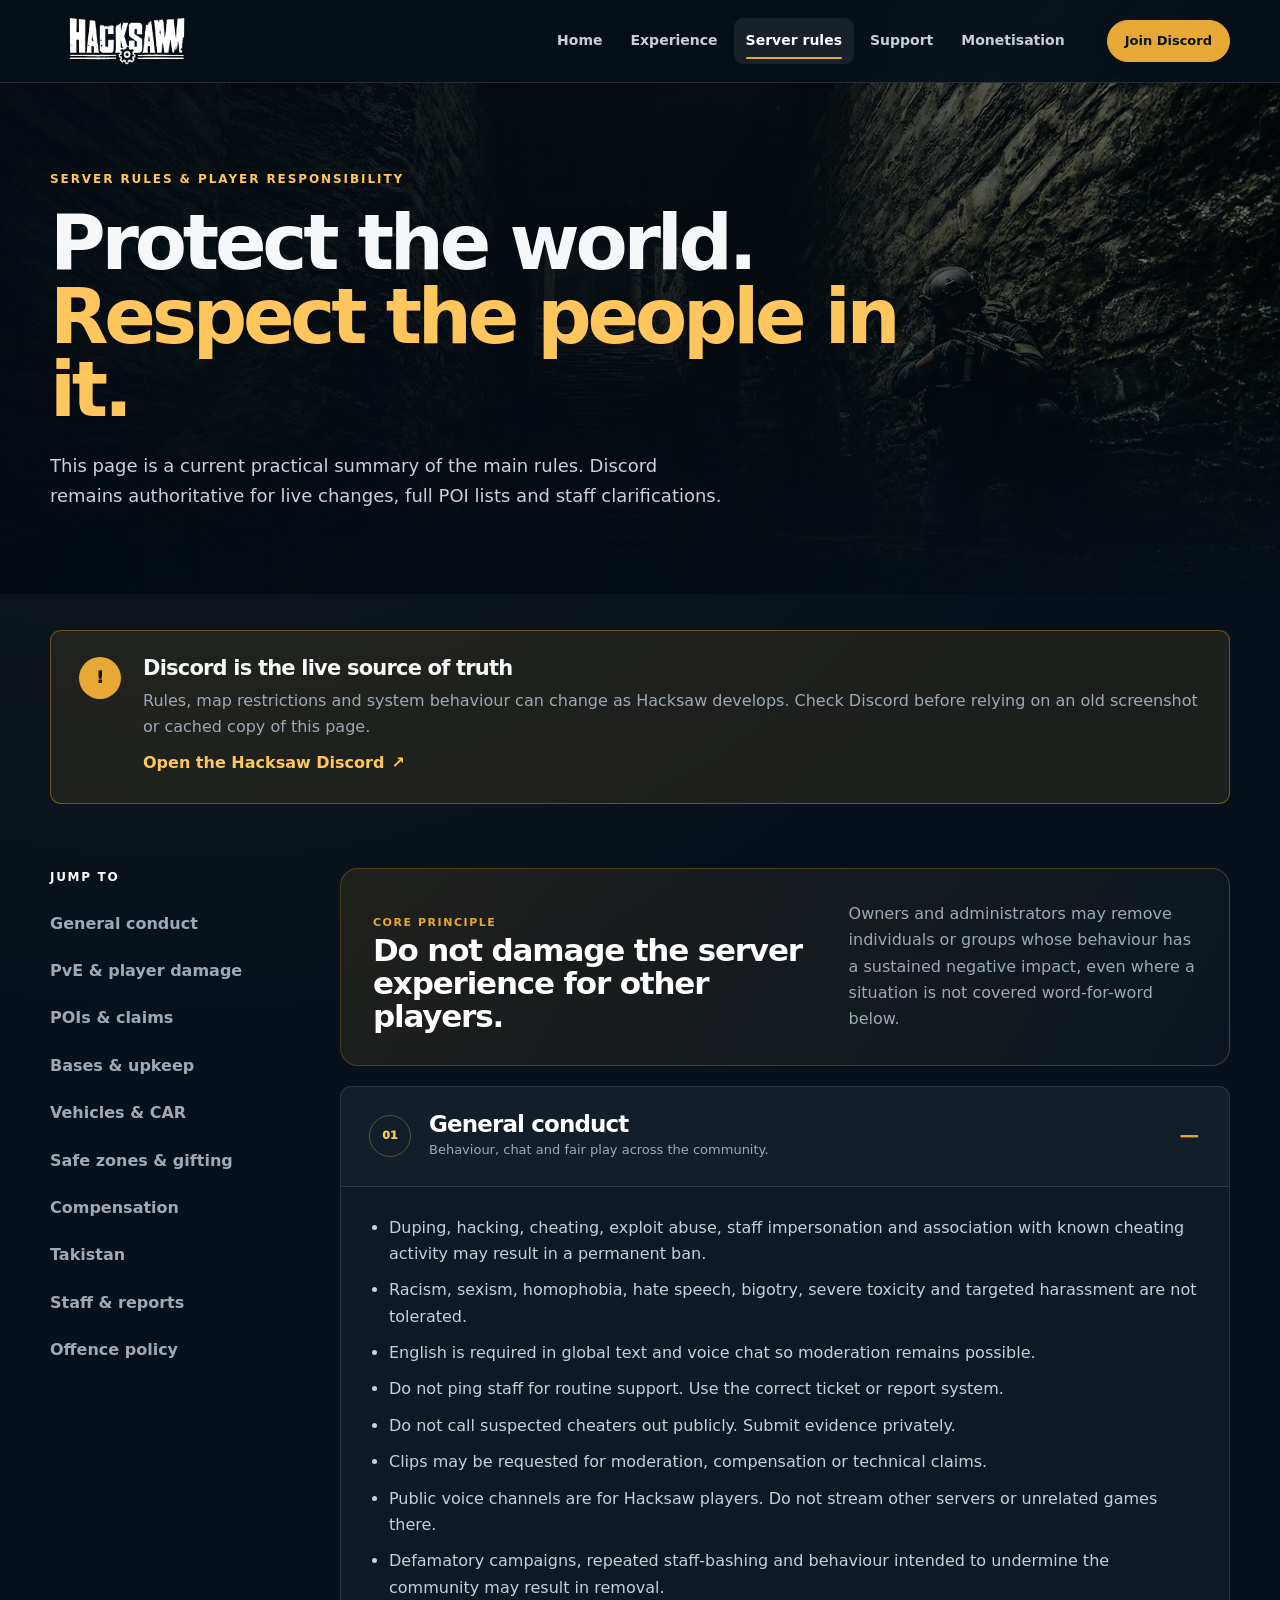
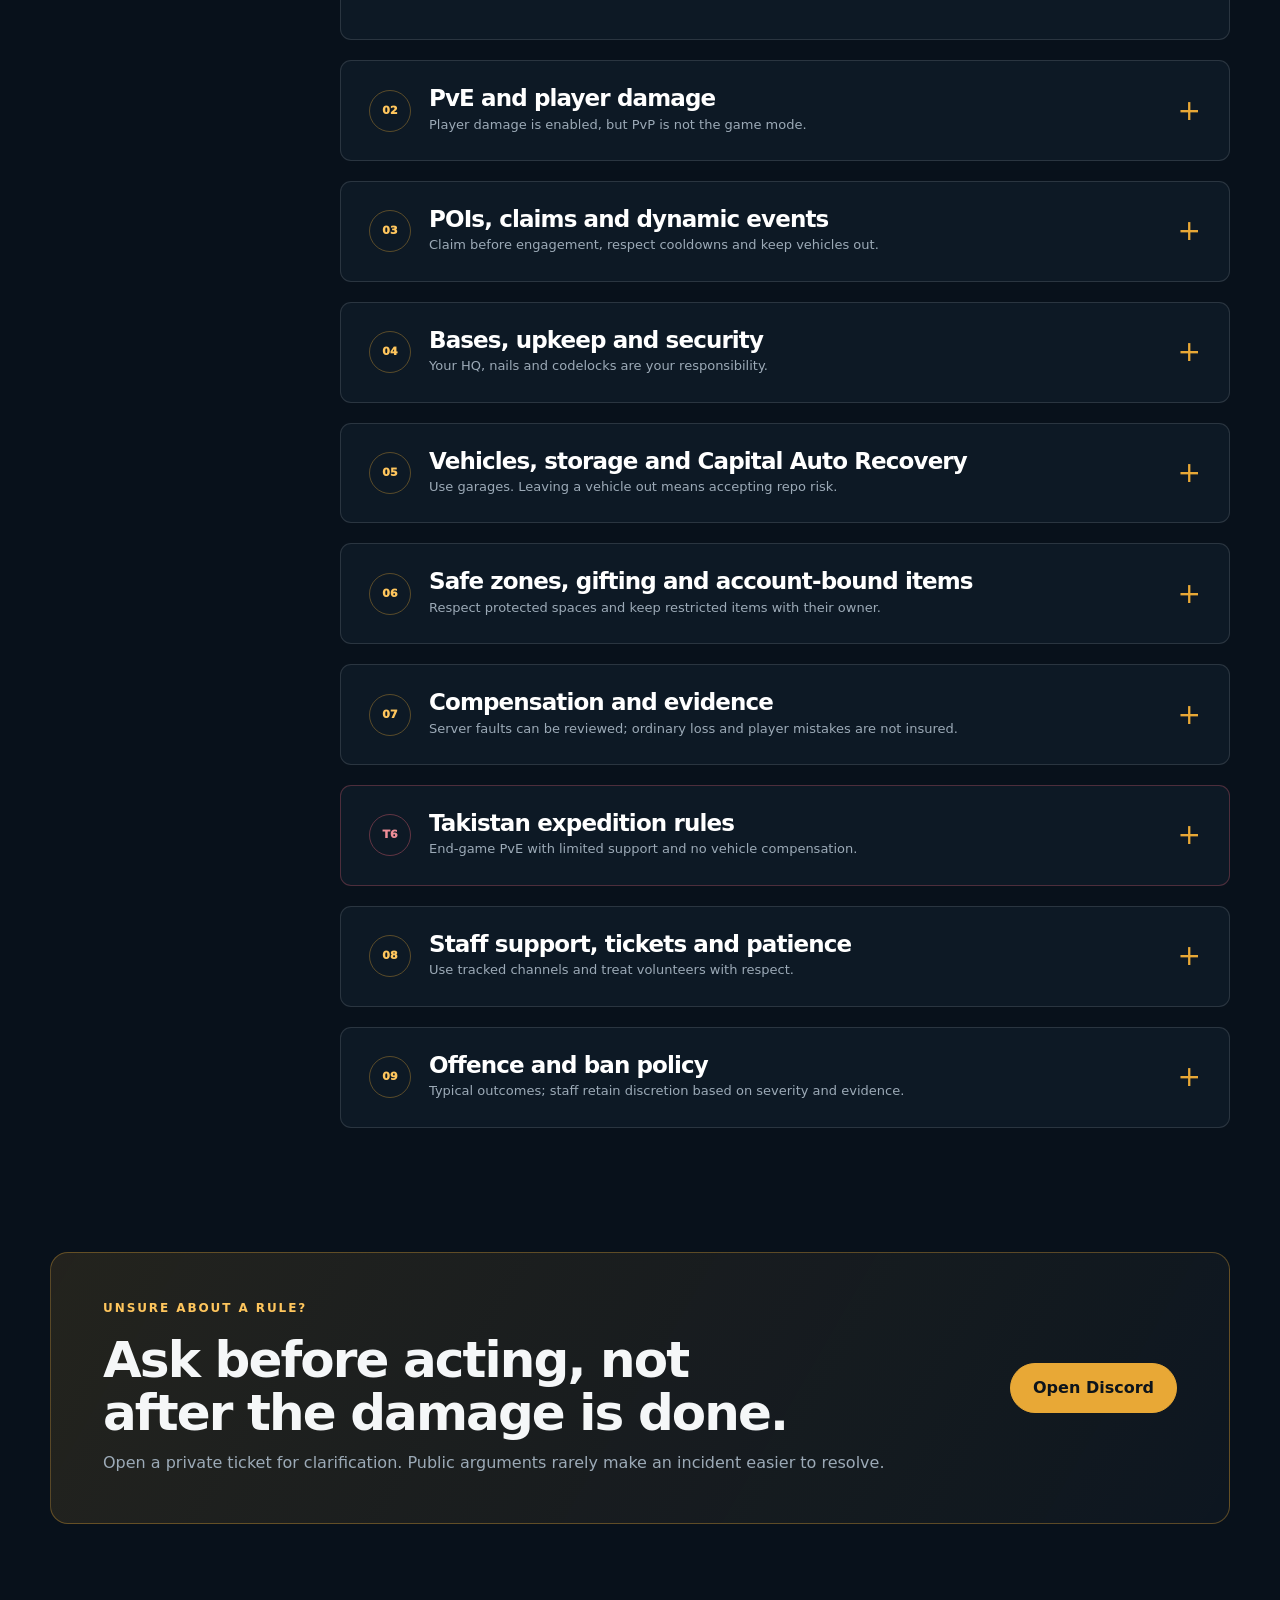
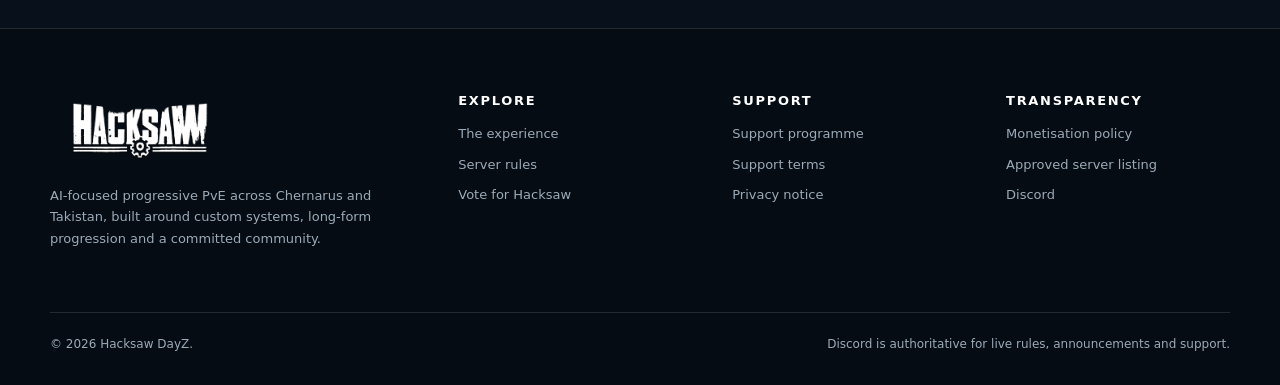
<file: rules.html>
<!doctype html>
<html lang="en-GB">
<head>
  <meta charset="utf-8">
  <meta name="viewport" content="width=device-width, initial-scale=1">
  <meta name="description" content="Current Hacksaw DayZ rules covering conduct, PvE, POI claims, bases, upkeep, vehicles, Capital Auto Recovery, compensation and Takistan.">
  <meta name="theme-color" content="#08111b">
  <meta property="og:type" content="website">
  <meta property="og:site_name" content="Hacksaw DayZ">
  <meta property="og:title" content="Hacksaw DayZ server rules">
  <meta property="og:description" content="Current Hacksaw DayZ rules covering conduct, PvE, POI claims, bases, upkeep, vehicles, Capital Auto Recovery, compensation and Takistan.">
  <meta property="og:url" content="https://hacksawdayz.vercel.app/rules">
  <meta property="og:image" content="https://hacksawdayz.vercel.app/img/hacksaw-share.jpg">
  <meta property="og:image:width" content="1200">
  <meta property="og:image:height" content="630">
  <meta name="twitter:card" content="summary_large_image">
  <link rel="canonical" href="https://hacksawdayz.vercel.app/rules">
  <title>Server Rules | Hacksaw DayZ</title>
  <link rel="icon" href="img/favicon.ico">
  <link rel="stylesheet" href="css/site.css">
</head>
<body data-page="rules.html">

  <a class="skip-link" href="#main-content">Skip to content</a>
  <header class="site-header" data-header>
    <div class="shell header-inner">
      <a class="brand" href="index.html" aria-label="Hacksaw DayZ home">
        <img src="img/logo.png" alt="Hacksaw">
      </a>
      <button class="nav-toggle" type="button" aria-expanded="false" aria-controls="primary-nav" data-nav-toggle>
        <span></span><span></span><span></span>
        <span class="sr-only">Toggle navigation</span>
      </button>
      <nav id="primary-nav" class="primary-nav" aria-label="Primary navigation" data-nav>
        <a href="index.html">Home</a><a href="community.html">Experience</a><a href="rules.html" class="is-active" aria-current="page">Server rules</a><a href="donate.html">Support</a><a href="monetization.html">Monetisation</a>
      </nav>
      <a class="button button-small header-cta" href="https://discord.gg/udCeb3SaNP" target="_blank" rel="noopener noreferrer">Join Discord</a>
    </div>
  </header>
  <main id="main-content">
    <section class="page-hero page-hero-rules-new">
      <div class="shell page-hero-content">
        <p class="eyebrow">Server rules &amp; player responsibility</p>
        <h1>Protect the world.<br><span>Respect the people in it.</span></h1>
        <p>This page is a current practical summary of the main rules. Discord remains authoritative for live changes, full POI lists and staff clarifications.</p>
      </div>
    </section>

    <section class="notice-section">
      <div class="shell notice notice-important">
        <div class="notice-icon" aria-hidden="true">!</div>
        <div>
          <h2>Discord is the live source of truth</h2>
          <p>Rules, map restrictions and system behaviour can change as Hacksaw develops. Check Discord before relying on an old screenshot or cached copy of this page.</p>
          <a class="text-link" href="https://discord.gg/udCeb3SaNP" target="_blank" rel="noopener noreferrer">Open the Hacksaw Discord <span aria-hidden="true">↗</span></a>
        </div>
      </div>
    </section>

    <section class="section compact-top">
      <div class="shell rules-layout rules-layout-wide">
        <aside class="rules-nav" aria-label="Rule categories">
          <p>Jump to</p>
          <a href="#general">General conduct</a>
          <a href="#pve">PvE &amp; player damage</a>
          <a href="#pois">POIs &amp; claims</a>
          <a href="#bases">Bases &amp; upkeep</a>
          <a href="#vehicles">Vehicles &amp; CAR</a>
          <a href="#safe">Safe zones &amp; gifting</a>
          <a href="#compensation">Compensation</a>
          <a href="#takistan">Takistan</a>
          <a href="#staff">Staff &amp; reports</a>
          <a href="#offences">Offence policy</a>
        </aside>

        <div class="rules-content rule-accordions">
          <section class="rules-intro-card">
            <div><span>Core principle</span><h2>Do not damage the server experience for other players.</h2></div>
            <p>Owners and administrators may remove individuals or groups whose behaviour has a sustained negative impact, even where a situation is not covered word-for-word below.</p>
          </section>

          <details id="general" class="rule-section" open>
            <summary><span>01</span><div><h2>General conduct</h2><p>Behaviour, chat and fair play across the community.</p></div></summary>
            <div class="rule-body">
              <ul class="rule-list">
                <li>Duping, hacking, cheating, exploit abuse, staff impersonation and association with known cheating activity may result in a permanent ban.</li>
                <li>Racism, sexism, homophobia, hate speech, bigotry, severe toxicity and targeted harassment are not tolerated.</li>
                <li>English is required in global text and voice chat so moderation remains possible.</li>
                <li>Do not ping staff for routine support. Use the correct ticket or report system.</li>
                <li>Do not call suspected cheaters out publicly. Submit evidence privately.</li>
                <li>Clips may be requested for moderation, compensation or technical claims.</li>
                <li>Public voice channels are for Hacksaw players. Do not stream other servers or unrelated games there.</li>
                <li>Defamatory campaigns, repeated staff-bashing and behaviour intended to undermine the community may result in removal.</li>
              </ul>
            </div>
          </details>

          <details id="pve" class="rule-section">
            <summary><span>02</span><div><h2>PvE and player damage</h2><p>Player damage is enabled, but PvP is not the game mode.</p></div></summary>
            <div class="rule-body">
              <div class="rule-columns">
                <div>
                  <h3>Do</h3>
                  <ul class="rule-list">
                    <li>Treat unexpected player damage as an incident to report, not an invitation to retaliate.</li>
                    <li>Use a ticket if you believe you were attacked or if AI appeared outside its expected zone.</li>
                    <li>Manage team crossfire carefully; friendly fire remains possible.</li>
                  </ul>
                </div>
                <div>
                  <h3>Do not</h3>
                  <ul class="rule-list">
                    <li>Shoot, kill, bait, grief or retaliate against other players.</li>
                    <li>Loot player bodies or tombstones in PvE.</li>
                    <li>Turn disputes over vehicles, bases, POIs or items into combat.</li>
                  </ul>
                </div>
              </div>
              <p class="rule-note">AI normally spawn within marked red-circle zones and dynamic-event areas. Report suspicious behaviour rather than escalating it.</p>
            </div>
          </details>

          <details id="pois" class="rule-section">
            <summary><span>03</span><div><h2>POIs, claims and dynamic events</h2><p>Claim before engagement, respect cooldowns and keep vehicles out.</p></div></summary>
            <div class="rule-body">
              <ul class="rule-list">
                <li>Every listed POI must be claimed. You must be within 500 metres to claim it.</li>
                <li>Nearby teammates within 100 metres are added to the claim group automatically.</li>
                <li>T1–T4 claims last 45 minutes; T5 claims last 60 minutes.</li>
                <li>After a claim ends, the POI enters a 45-minute cooldown.</li>
                <li>A player or group cannot reclaim the same POI until the next three-hour restart cycle.</li>
                <li>Grace may be activated once for the last claimed POI after it enters cooldown. It lasts 15 minutes and applies to the eligible claim group.</li>
                <li>Only cancel a claim before the POI has been started. Repeated command misuse may lead to a warning.</li>
                <li>Do not camp, log out, loot-cycle, intentionally spawn AI or cheese POIs.</li>
                <li>POIs are no-vehicle zones. Turrets can destroy cars and helicopters inside the red markers.</li>
                <li>Dynamic events claim automatically when a player enters the event zone; they do not require a manual claim.</li>
              </ul>
              <div class="command-strip" aria-label="Common claim commands">
                <code>claim &lt;poi&gt;</code><code>claim grace</code><code>cancel &lt;poi&gt;</code><code>check &lt;poi&gt;</code><code>check claims</code><code>join &lt;poi&gt;</code>
              </div>
              <a class="text-link" href="https://discord.com/channels/1217816664268083220/1338708975767654411" target="_blank" rel="noopener noreferrer">View the live POI list and full claiming rules <span aria-hidden="true">↗</span></a>
            </div>
          </details>

          <details id="bases" class="rule-section">
            <summary><span>04</span><div><h2>Bases, upkeep and security</h2><p>Your HQ, nails and codelocks are your responsibility.</p></div></summary>
            <div class="rule-body">
              <ul class="rule-list">
                <li>A Territory HQ must be placed before other base items. Items outside its protected range may be deleted.</li>
                <li>Each player must authorise themselves and rescan territory after placing new items.</li>
                <li>All bases require nails in the HQ upkeep slot. No nails means decay.</li>
                <li>Secure doors, gates, containers and benches with a correctly coded codelock. Merely attaching a lock without setting the code is not enough.</li>
                <li>No raiding, boosting, damaging or looting player bases. Do not loot unsecured bases.</li>
                <li>Players cannot give away bases. Inform staff if you are leaving.</li>
                <li>Base checks take place. Bases judged to create an unfair advantage may be resized, relocated or removed.</li>
                <li>Decayed, open or abandoned bases may be removed. Valuable exposed storage may be moved to CAR for auction.</li>
                <li>Staff do not replace structures, loot or access lost through failed upkeep or incorrectly secured locks.</li>
              </ul>
              <div class="rule-formula"><strong>No nails</strong><span>→</span><strong>No upkeep</strong><span>→</span><strong>Decay</strong></div>
            </div>
          </details>

          <details id="vehicles" class="rule-section">
            <summary><span>05</span><div><h2>Vehicles, storage and Capital Auto Recovery</h2><p>Use garages. Leaving a vehicle out means accepting repo risk.</p></div></summary>
            <div class="rule-body">
              <ul class="rule-list">
                <li>Do not damage, steal, loot or grief player vehicles. Unlocked vehicles are still not free to take on Chernarus.</li>
                <li>Store vehicles and helicopters in personal, group or public virtual garages.</li>
                <li>Only one active personal vehicle may be left on the map at a time.</li>
                <li>Helicopters and exotic vehicles require the appropriate licence.</li>
                <li>Vehicles left out for more than 12 hours may be recovered by Capital Auto Recovery.</li>
                <li>A six-hour warning and a twelve-hour eligibility notice may be posted before recovery.</li>
                <li>Moving a vehicle slightly does not reset responsibility. Do not hide vehicles inside bases to avoid repo.</li>
                <li>Once repo'd, a vehicle is not privately returned, refunded or handed back. It enters the Sunday auction process.</li>
                <li>Use the garage dump function to dispose of a vehicle; do not use repo as a disposal service.</li>
                <li>Do not drive or fly into red-circle restricted zones.</li>
              </ul>
              <div class="notice notice-subtle inline-notice"><div class="notice-icon" aria-hidden="true">CAR</div><div><h3>Auctions are part of the system</h3><p>Players may bid on any repo'd vehicle at the Sunday auction, including a vehicle they previously owned.</p></div></div>
            </div>
          </details>

          <details id="safe" class="rule-section">
            <summary><span>06</span><div><h2>Safe zones, gifting and account-bound items</h2><p>Respect protected spaces and keep restricted items with their owner.</p></div></summary>
            <div class="rule-body">
              <ul class="rule-list">
                <li>No stealing, scamming, griefing or voice-chat trolling in safe zones.</li>
                <li>Vehicles abandoned in safe zones may be towed after one hour.</li>
                <li>Players may gift ordinary items in person only.</li>
                <li>Crafted items cannot be bought, sold, gifted or loaned to other players.</li>
                <li>Players cannot use crafted items they did not craft.</li>
                <li>HS Tokens, Reward Tokens and other token types cannot be traded, gifted or spent for another player.</li>
                <li>Supporter benefits and claimable rewards are account-bound.</li>
              </ul>
            </div>
          </details>

          <details id="compensation" class="rule-section">
            <summary><span>07</span><div><h2>Compensation and evidence</h2><p>Server faults can be reviewed; ordinary loss and player mistakes are not insured.</p></div></summary>
            <div class="rule-body">
              <div class="claim-grid">
                <article class="claim-card claim-approved">
                  <h3>Claims that may be approved</h3>
                  <ul>
                    <li>Vehicle destroyed illegally or stolen from a safe zone.</li>
                    <li>Vehicle or item loss caused by a verified server restart, crash or cheater.</li>
                    <li>Bugged or inaccessible vehicle inventory.</li>
                    <li>Items not delivered by a trader.</li>
                    <li>Player body looted in PvE.</li>
                    <li>Crafted/support items lost to a verified server issue with suitable crafting and incident evidence.</li>
                  </ul>
                </article>
                <article class="claim-card claim-denied">
                  <h3>Claims normally denied</h3>
                  <ul>
                    <li>AI damage, owner mistakes, water damage or turret zones.</li>
                    <li>Repo action, lost lock codes or unlocked storage.</li>
                    <li>Ruined, dropped, misplaced or ordinarily lost items.</li>
                    <li>Despawned tombstones after the recovery window.</li>
                    <li>Items lost in PvP, hover loot or unsecured storage.</li>
                    <li>Claims without the evidence staff reasonably request.</li>
                  </ul>
                </article>
              </div>
            </div>
          </details>

          <details id="takistan" class="rule-section rule-section-danger">
            <summary><span>T6</span><div><h2>Takistan expedition rules</h2><p>End-game PvE with limited support and no vehicle compensation.</p></div></summary>
            <div class="rule-body">
              <div class="takistan-warning">
                <strong>Takistan is not for the light-hearted.</strong>
                <p>Prepare high-calibre weapons, custom ammunition, strong armour, HS gear, food, drink and medication before crossing over.</p>
              </div>
              <ul class="rule-list">
                <li>There are no safe zones. PvP is still prohibited everywhere.</li>
                <li>Staff support and compensation are extremely limited.</li>
                <li>AI roam beyond marked areas. Expect T6 units, snipers, grenadiers, commanders, paratroopers and air support.</li>
                <li>No looting player bodies or tombstones.</li>
                <li>Storage is limited to what fits within your expedition tent HQ. Secure it with codelocks.</li>
                <li>Each player may place one personal garage meter with one slot; group garages have one shared slot.</li>
                <li>Vehicles outside a personal or group garage are generally free to take unless currently in use or beside a currently claimed POI.</li>
                <li>Do not damage, threaten or attack players over vehicles or property.</li>
                <li>Forbidden City is the only no-drive/no-fly zone. Do not camp, log or abuse the area.</li>
                <li>Vehicle compensation is not available. Item compensation is limited to crafted items lost through a verified server issue with video evidence.</li>
              </ul>
            </div>
          </details>

          <details id="staff" class="rule-section">
            <summary><span>08</span><div><h2>Staff support, tickets and patience</h2><p>Use tracked channels and treat volunteers with respect.</p></div></summary>
            <div class="rule-body">
              <ul class="rule-list">
                <li>General chat is not a guaranteed support channel. Open the correct ticket so your issue can be tracked.</li>
                <li>A delayed answer does not mean you are being ignored. Staff may be handling reports, development, tools or real-life commitments.</li>
                <li>Provide complete information, including Steam ID64, relevant order/reference numbers and unedited evidence.</li>
                <li>Repeated complaints, passive-aggressive remarks, entitlement or abuse towards staff may lead to warnings, mutes or removal.</li>
                <li>Hacksaw may change systems, mods, balance or content when required. Compensation is not provided merely because a system changes.</li>
                <li>The server restarts every three hours: 00:00, 03:00, 06:00, 09:00, 12:00, 15:00, 18:00 and 21:00 GMT.</li>
              </ul>
            </div>
          </details>

          <details id="offences" class="rule-section">
            <summary><span>09</span><div><h2>Offence and ban policy</h2><p>Typical outcomes; staff retain discretion based on severity and evidence.</p></div></summary>
            <div class="rule-body">
              <div class="offence-table" role="table" aria-label="Typical offence outcomes">
                <div class="offence-row offence-head" role="row"><span role="columnheader">Offence</span><span role="columnheader">Typical first action</span><span role="columnheader">Further action</span></div>
                <div class="offence-row" role="row"><span>Hacking or modding</span><b>Permanent ban</b><em>—</em></div>
                <div class="offence-row" role="row"><span>Association with hacking</span><b>Permanent ban</b><em>—</em></div>
                <div class="offence-row" role="row"><span>Racism, hate speech or bigotry</span><b>Permanent ban</b><em>—</em></div>
                <div class="offence-row" role="row"><span>Server advertising</span><b>Permanent ban</b><em>—</em></div>
                <div class="offence-row" role="row"><span>Glitching or exploiting</span><b>Warning</b><em>Permanent ban</em></div>
                <div class="offence-row" role="row"><span>Safe-zone theft, scamming or griefing</span><b>Warning</b><em>Permanent ban</em></div>
                <div class="offence-row" role="row"><span>Trolling, toxicity or anti-social behaviour</span><b>Warning</b><em>Permanent ban</em></div>
                <div class="offence-row" role="row"><span>Raiding player bases</span><b>Warning</b><em>Permanent ban</em></div>
                <div class="offence-row" role="row"><span>PvP</span><b>Warning</b><em>Permanent ban</em></div>
              </div>
            </div>
          </details>
        </div>
      </div>
    </section>

    <section class="section callout-section">
      <div class="shell callout">
        <div><p class="eyebrow">Unsure about a rule?</p><h2>Ask before acting, not after the damage is done.</h2><p>Open a private ticket for clarification. Public arguments rarely make an incident easier to resolve.</p></div>
        <a class="button" href="https://discord.gg/udCeb3SaNP" target="_blank" rel="noopener noreferrer">Open Discord</a>
      </div>
    </section>
  </main>

  <footer class="site-footer">
    <div class="shell footer-grid">
      <div class="footer-brand">
        <img src="img/footer-logo.png" alt="Hacksaw">
        <p>AI-focused progressive PvE across Chernarus and Takistan, built around custom systems, long-form progression and a committed community.</p>
      </div>
      <div>
        <h2>Explore</h2>
        <a href="community.html">The experience</a>
        <a href="rules.html">Server rules</a>
        <a href="https://top-games.net/dayz/hacksaw" target="_blank" rel="noopener noreferrer">Vote for Hacksaw</a>
      </div>
      <div>
        <h2>Support</h2>
        <a href="donate.html">Support programme</a>
        <a href="support-terms.html">Support terms</a>
        <a href="privacy.html">Privacy notice</a>
      </div>
      <div>
        <h2>Transparency</h2>
        <a href="monetization.html">Monetisation policy</a>
        <a href="https://www.bohemia.net/monetization/approved/dayz" target="_blank" rel="noopener noreferrer">Approved server listing</a>
        <a href="https://discord.gg/udCeb3SaNP" target="_blank" rel="noopener noreferrer">Discord</a>
      </div>
    </div>
    <div class="shell footer-bottom">
      <p>&copy; <span data-current-year></span> Hacksaw DayZ.</p>
      <p>Discord is authoritative for live rules, announcements and support.</p>
    </div>
  </footer>
  <script src="js/site.js" defer></script>
</body>
</html>
</file>
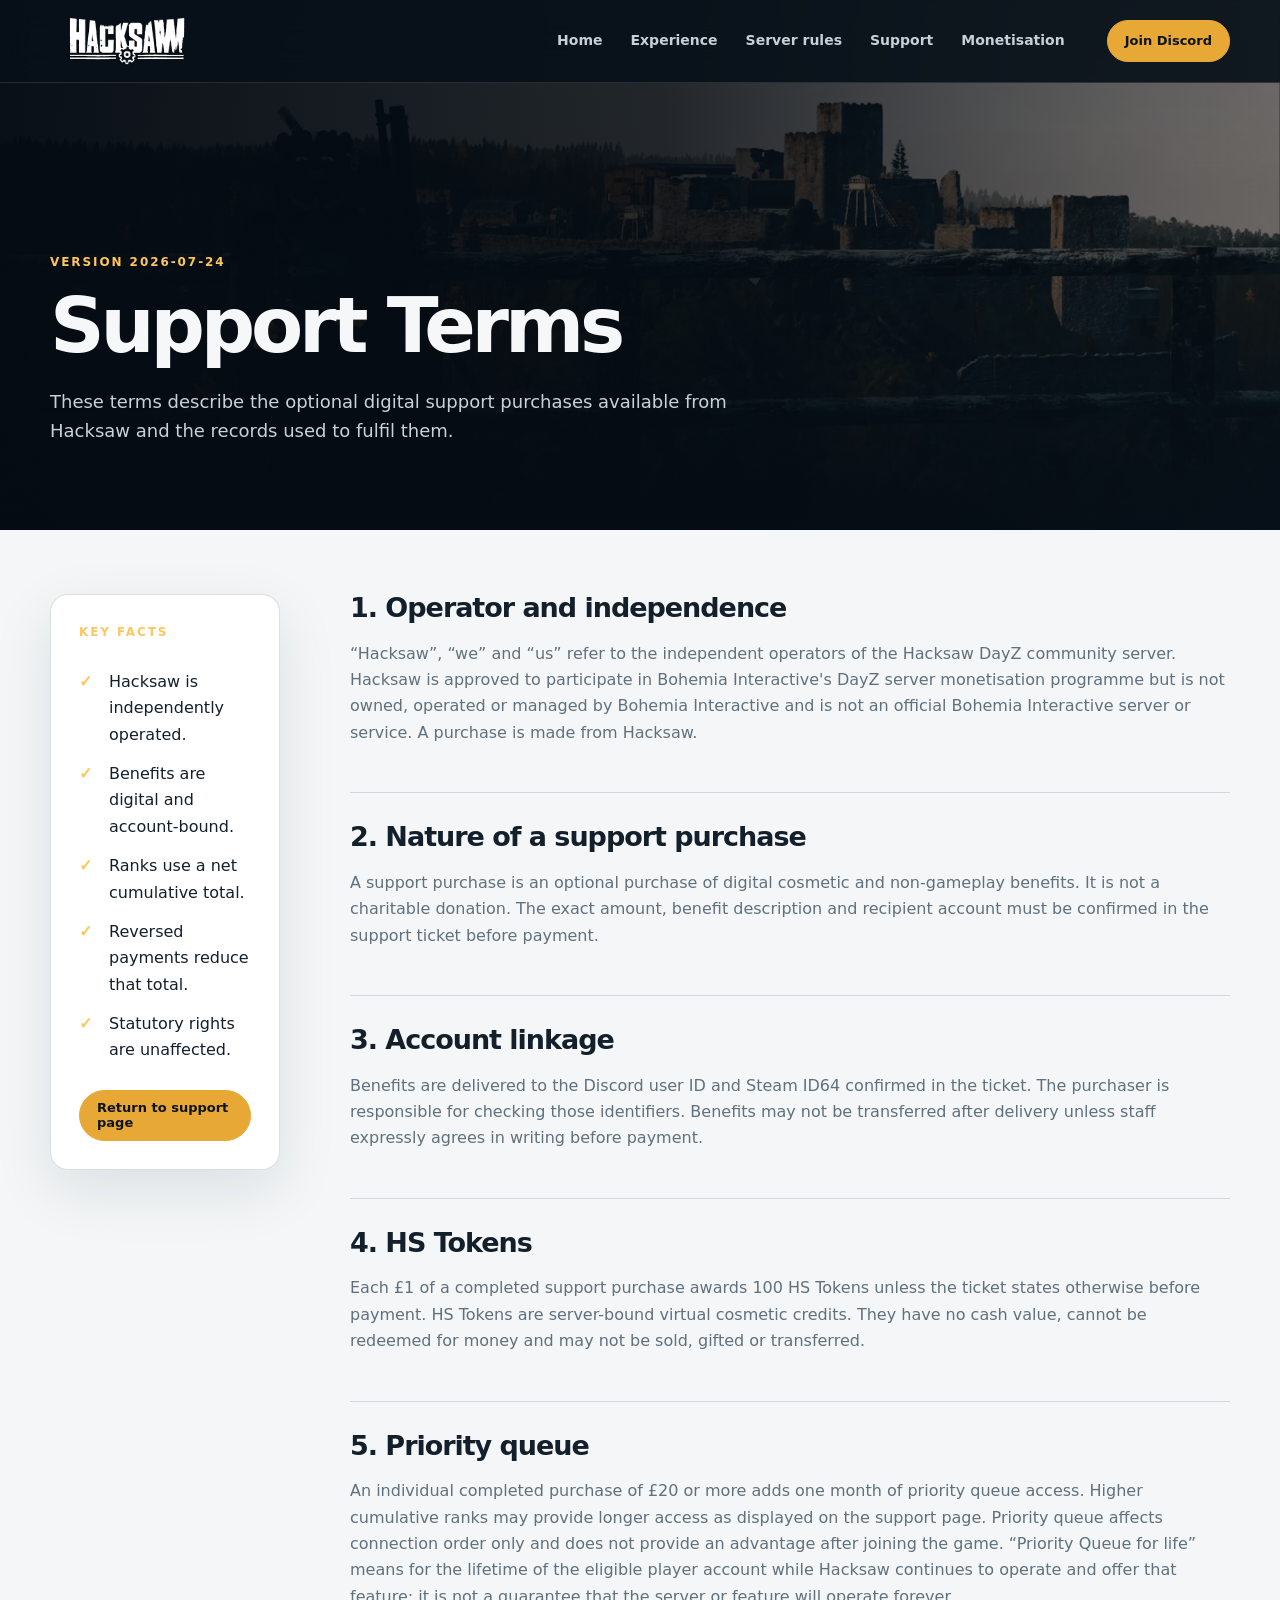
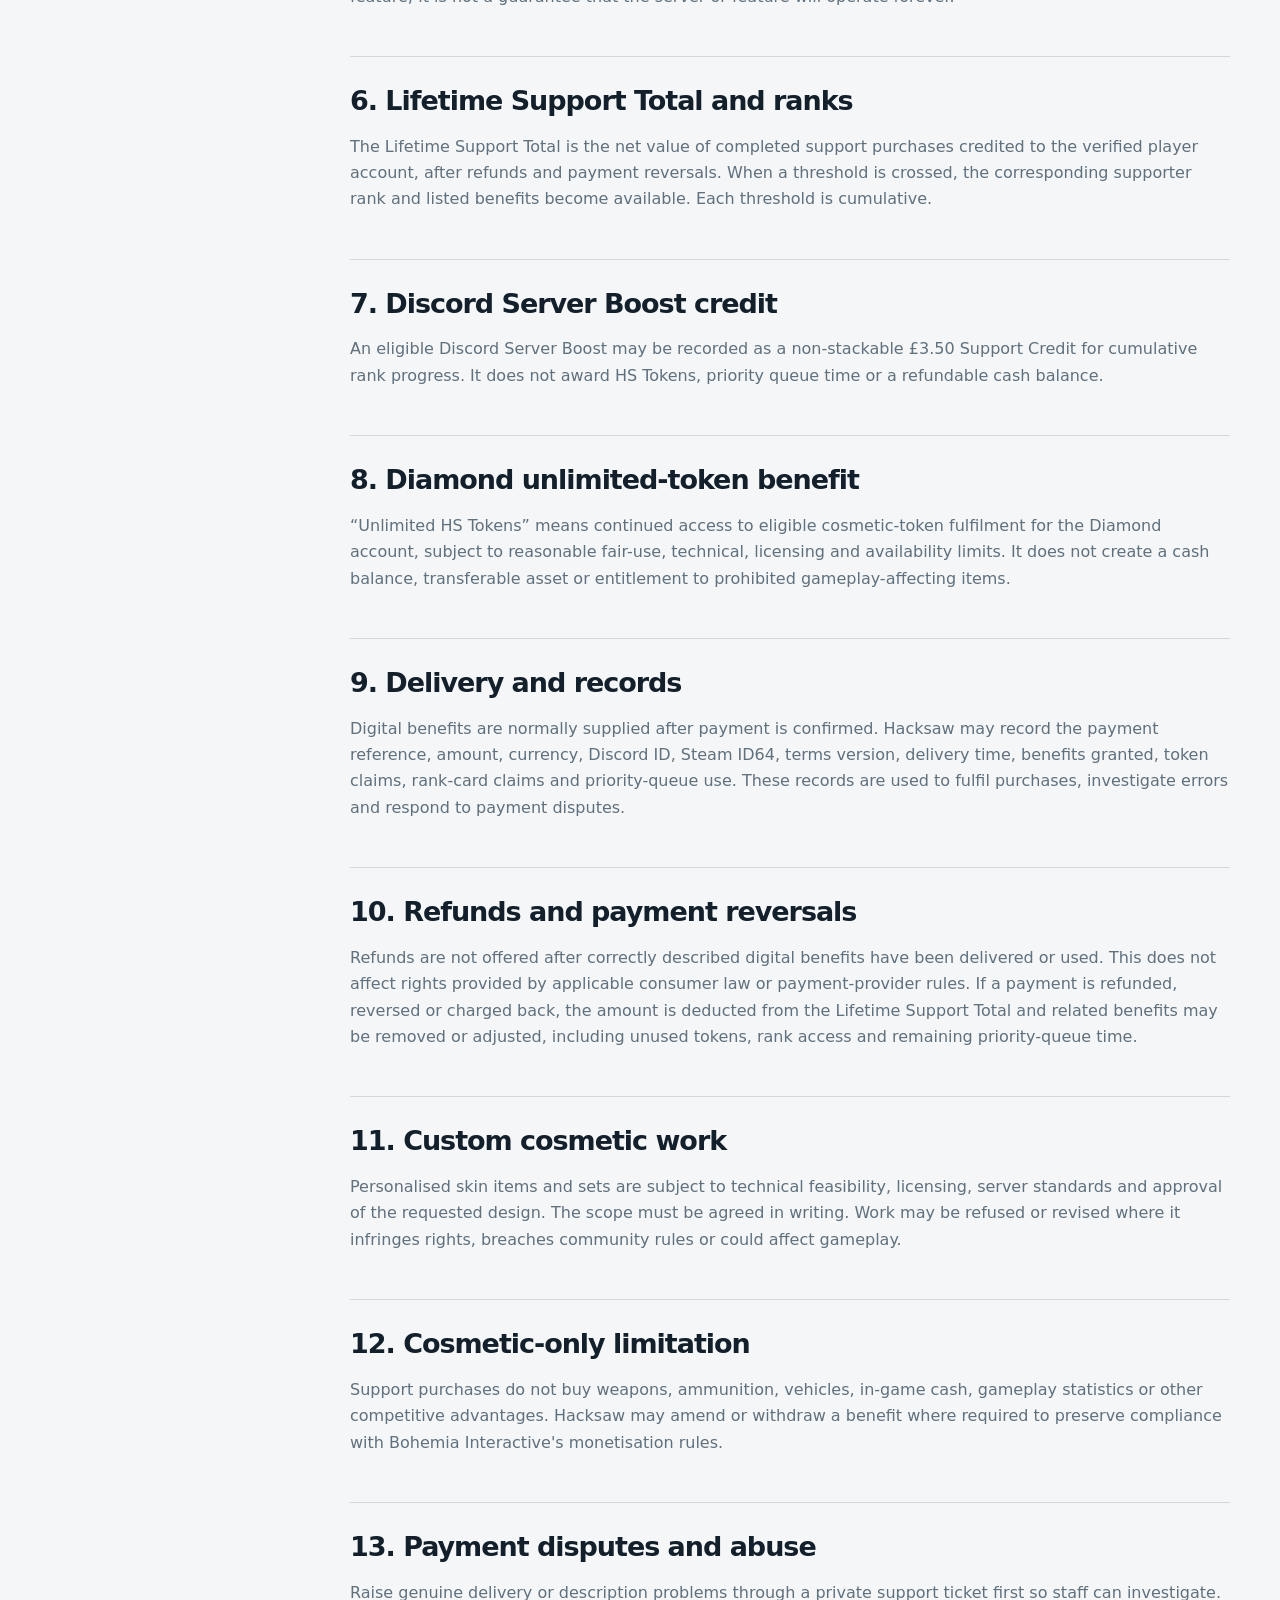
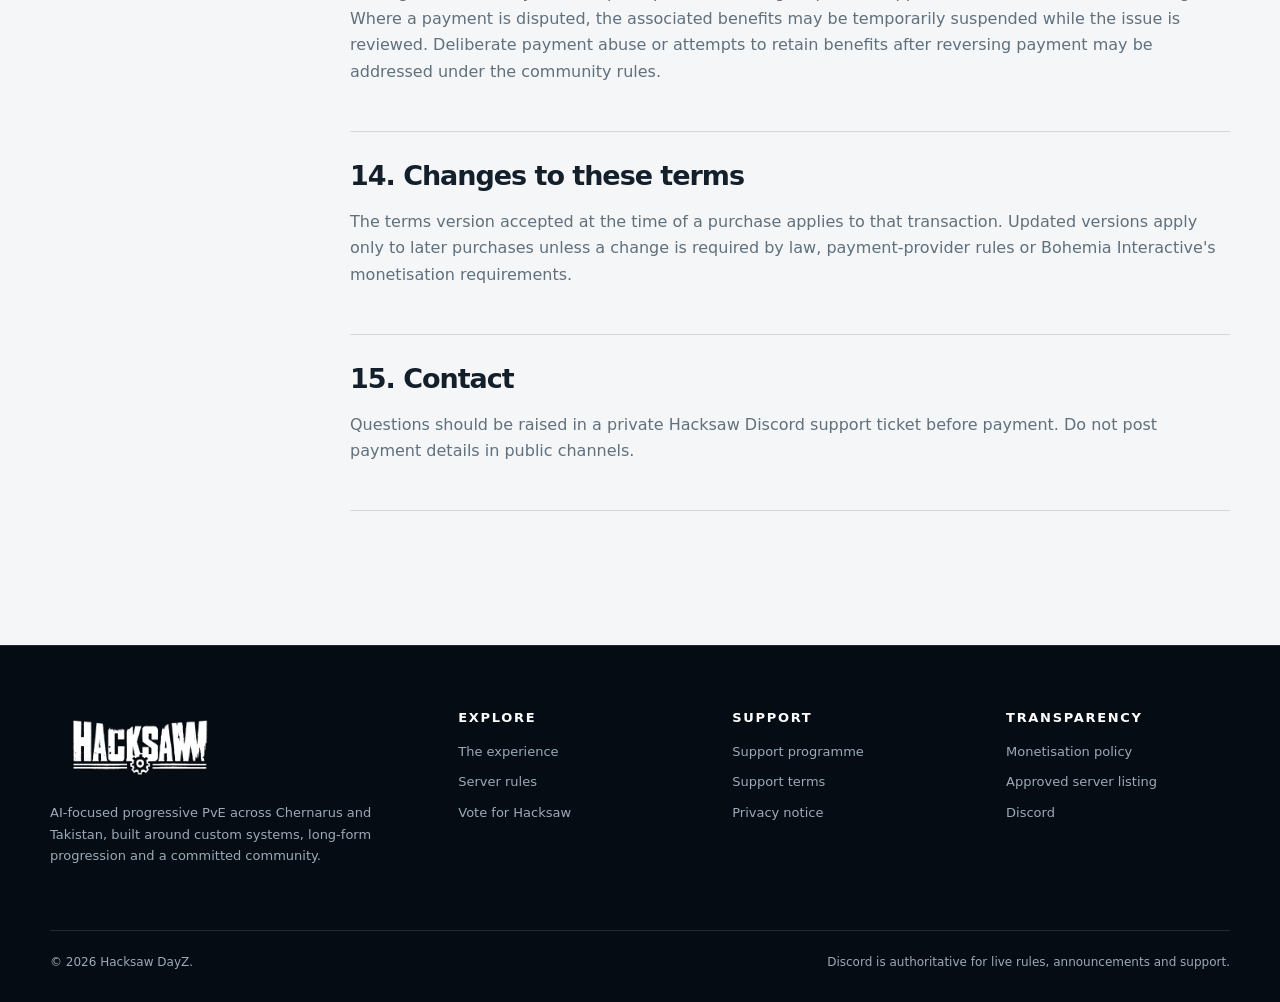
<file: support-terms.html>
<!doctype html>
<html lang="en-GB">
<head>
  <meta charset="utf-8">
  <meta name="viewport" content="width=device-width, initial-scale=1">
  <meta name="description" content="Terms applying to Hacksaw digital support, cumulative supporter ranks, delivery, refunds, reversals, account linkage and cosmetic benefits.">
  <meta name="theme-color" content="#08111b">
  <meta property="og:type" content="website">
  <meta property="og:site_name" content="Hacksaw DayZ">
  <meta property="og:title" content="Hacksaw Support Terms">
  <meta property="og:description" content="Terms applying to Hacksaw digital support, cumulative supporter ranks, delivery, refunds, reversals, account linkage and cosmetic benefits.">
  <meta property="og:url" content="https://hacksawdayz.vercel.app/support-terms">
  <meta property="og:image" content="https://hacksawdayz.vercel.app/img/hacksaw-share.jpg">
  <meta property="og:image:width" content="1200">
  <meta property="og:image:height" content="630">
  <meta name="twitter:card" content="summary_large_image">
  <link rel="canonical" href="https://hacksawdayz.vercel.app/support-terms">
  <title>Support Terms | Hacksaw DayZ</title>
  <link rel="icon" href="img/favicon.ico">
  <link rel="stylesheet" href="css/site.css">
</head>
<body data-page="support-terms.html">

  <a class="skip-link" href="#main-content">Skip to content</a>
  <header class="site-header" data-header>
    <div class="shell header-inner">
      <a class="brand" href="index.html" aria-label="Hacksaw DayZ home">
        <img src="img/logo.png" alt="Hacksaw">
      </a>
      <button class="nav-toggle" type="button" aria-expanded="false" aria-controls="primary-nav" data-nav-toggle>
        <span></span><span></span><span></span>
        <span class="sr-only">Toggle navigation</span>
      </button>
      <nav id="primary-nav" class="primary-nav" aria-label="Primary navigation" data-nav>
        <a href="index.html">Home</a><a href="community.html">Experience</a><a href="rules.html">Server rules</a><a href="donate.html">Support</a><a href="monetization.html">Monetisation</a>
      </nav>
      <a class="button button-small header-cta" href="https://discord.gg/udCeb3SaNP" target="_blank" rel="noopener noreferrer">Join Discord</a>
    </div>
  </header>
<main id="main-content">
<section class="page-hero page-hero-terms">
  <div class="shell page-hero-content">
    <p class="eyebrow">Version 2026-07-24</p>
    <h1>Support Terms</h1>
    <p>These terms describe the optional digital support purchases available from Hacksaw and the records used to fulfil them.</p>
  </div>
</section>
<section class="section compact-top legal-section">
  <div class="shell legal-layout">
    <aside class="legal-summary">
      <div class="card-surface sticky-card"><p class="eyebrow">Key facts</p><ul class="check-list"><li>Hacksaw is independently operated.</li><li>Benefits are digital and account-bound.</li><li>Ranks use a net cumulative total.</li><li>Reversed payments reduce that total.</li><li>Statutory rights are unaffected.</li></ul><a class="button button-small" href="donate.html">Return to support page</a></div>
    </aside>
    <div class="legal-copy">
      <section><h2>1. Operator and independence</h2><p>“Hacksaw”, “we” and “us” refer to the independent operators of the Hacksaw DayZ community server. Hacksaw is approved to participate in Bohemia Interactive's DayZ server monetisation programme but is not owned, operated or managed by Bohemia Interactive and is not an official Bohemia Interactive server or service. A purchase is made from Hacksaw.</p></section>
      <section><h2>2. Nature of a support purchase</h2><p>A support purchase is an optional purchase of digital cosmetic and non-gameplay benefits. It is not a charitable donation. The exact amount, benefit description and recipient account must be confirmed in the support ticket before payment.</p></section>
      <section><h2>3. Account linkage</h2><p>Benefits are delivered to the Discord user ID and Steam ID64 confirmed in the ticket. The purchaser is responsible for checking those identifiers. Benefits may not be transferred after delivery unless staff expressly agrees in writing before payment.</p></section>
      <section><h2>4. HS Tokens</h2><p>Each £1 of a completed support purchase awards 100 HS Tokens unless the ticket states otherwise before payment. HS Tokens are server-bound virtual cosmetic credits. They have no cash value, cannot be redeemed for money and may not be sold, gifted or transferred.</p></section>
      <section><h2>5. Priority queue</h2><p>An individual completed purchase of £20 or more adds one month of priority queue access. Higher cumulative ranks may provide longer access as displayed on the support page. Priority queue affects connection order only and does not provide an advantage after joining the game. “Priority Queue for life” means for the lifetime of the eligible player account while Hacksaw continues to operate and offer that feature; it is not a guarantee that the server or feature will operate forever.</p></section>
      <section><h2>6. Lifetime Support Total and ranks</h2><p>The Lifetime Support Total is the net value of completed support purchases credited to the verified player account, after refunds and payment reversals. When a threshold is crossed, the corresponding supporter rank and listed benefits become available. Each threshold is cumulative.</p></section>
      <section><h2>7. Discord Server Boost credit</h2><p>An eligible Discord Server Boost may be recorded as a non-stackable £3.50 Support Credit for cumulative rank progress. It does not award HS Tokens, priority queue time or a refundable cash balance.</p></section>
      <section><h2>8. Diamond unlimited-token benefit</h2><p>“Unlimited HS Tokens” means continued access to eligible cosmetic-token fulfilment for the Diamond account, subject to reasonable fair-use, technical, licensing and availability limits. It does not create a cash balance, transferable asset or entitlement to prohibited gameplay-affecting items.</p></section>
      <section><h2>9. Delivery and records</h2><p>Digital benefits are normally supplied after payment is confirmed. Hacksaw may record the payment reference, amount, currency, Discord ID, Steam ID64, terms version, delivery time, benefits granted, token claims, rank-card claims and priority-queue use. These records are used to fulfil purchases, investigate errors and respond to payment disputes.</p></section>
      <section><h2>10. Refunds and payment reversals</h2><p>Refunds are not offered after correctly described digital benefits have been delivered or used. This does not affect rights provided by applicable consumer law or payment-provider rules. If a payment is refunded, reversed or charged back, the amount is deducted from the Lifetime Support Total and related benefits may be removed or adjusted, including unused tokens, rank access and remaining priority-queue time.</p></section>
      <section><h2>11. Custom cosmetic work</h2><p>Personalised skin items and sets are subject to technical feasibility, licensing, server standards and approval of the requested design. The scope must be agreed in writing. Work may be refused or revised where it infringes rights, breaches community rules or could affect gameplay.</p></section>
      <section><h2>12. Cosmetic-only limitation</h2><p>Support purchases do not buy weapons, ammunition, vehicles, in-game cash, gameplay statistics or other competitive advantages. Hacksaw may amend or withdraw a benefit where required to preserve compliance with Bohemia Interactive's monetisation rules.</p></section>
      <section><h2>13. Payment disputes and abuse</h2><p>Raise genuine delivery or description problems through a private support ticket first so staff can investigate. Where a payment is disputed, the associated benefits may be temporarily suspended while the issue is reviewed. Deliberate payment abuse or attempts to retain benefits after reversing payment may be addressed under the community rules.</p></section>
      <section><h2>14. Changes to these terms</h2><p>The terms version accepted at the time of a purchase applies to that transaction. Updated versions apply only to later purchases unless a change is required by law, payment-provider rules or Bohemia Interactive's monetisation requirements.</p></section>
      <section><h2>15. Contact</h2><p>Questions should be raised in a private Hacksaw Discord support ticket before payment. Do not post payment details in public channels.</p></section>
    </div>
  </div>
</section>

  </main>

  <footer class="site-footer">
    <div class="shell footer-grid">
      <div class="footer-brand">
        <img src="img/footer-logo.png" alt="Hacksaw">
        <p>AI-focused progressive PvE across Chernarus and Takistan, built around custom systems, long-form progression and a committed community.</p>
      </div>
      <div>
        <h2>Explore</h2>
        <a href="community.html">The experience</a>
        <a href="rules.html">Server rules</a>
        <a href="https://top-games.net/dayz/hacksaw" target="_blank" rel="noopener noreferrer">Vote for Hacksaw</a>
      </div>
      <div>
        <h2>Support</h2>
        <a href="donate.html">Support programme</a>
        <a href="support-terms.html">Support terms</a>
        <a href="privacy.html">Privacy notice</a>
      </div>
      <div>
        <h2>Transparency</h2>
        <a href="monetization.html">Monetisation policy</a>
        <a href="https://www.bohemia.net/monetization/approved/dayz" target="_blank" rel="noopener noreferrer">Approved server listing</a>
        <a href="https://discord.gg/udCeb3SaNP" target="_blank" rel="noopener noreferrer">Discord</a>
      </div>
    </div>
    <div class="shell footer-bottom">
      <p>&copy; <span data-current-year></span> Hacksaw DayZ.</p>
      <p>Discord is authoritative for live rules, announcements and support.</p>
    </div>
  </footer>
  <script src="js/site.js" defer></script>
</body>
</html>
</file>
<file: css/site.css>
:root {
  --bg: #08111b;
  --bg-elevated: #0d1925;
  --bg-soft: #111f2d;
  --surface: #142333;
  --surface-light: #f4f6f7;
  --text: #f5f7f8;
  --text-dark: #13202b;
  --muted: #9caab7;
  --muted-dark: #60707d;
  --accent: #e8a836;
  --accent-strong: #ffc65d;
  --line: rgba(255, 255, 255, .12);
  --line-dark: rgba(12, 28, 41, .14);
  --success: #8fd3a7;
  --danger: #ef8e83;
  --shadow: 0 24px 70px rgba(0, 0, 0, .24);
  --radius: 18px;
  --radius-small: 11px;
  --shell: min(1180px, calc(100% - 40px));
}

* { box-sizing: border-box; }
html { scroll-behavior: smooth; }
body {
  margin: 0;
  min-width: 320px;
  background: var(--bg);
  color: var(--text);
  font-family: Inter, ui-sans-serif, system-ui, -apple-system, BlinkMacSystemFont, "Segoe UI", sans-serif;
  line-height: 1.65;
  -webkit-font-smoothing: antialiased;
}
body.nav-open { overflow: hidden; }
img { max-width: 100%; display: block; }
a { color: inherit; text-decoration: none; }
button, input, textarea { font: inherit; }
button, a { -webkit-tap-highlight-color: transparent; }
:focus-visible { outline: 3px solid var(--accent-strong); outline-offset: 4px; }
::selection { background: var(--accent); color: #0b1117; }

.sr-only { position: absolute; width: 1px; height: 1px; padding: 0; margin: -1px; overflow: hidden; clip: rect(0,0,0,0); white-space: nowrap; border: 0; }
.skip-link { position: fixed; left: 16px; top: 12px; z-index: 1000; transform: translateY(-160%); background: var(--accent); color: #111; padding: 10px 14px; border-radius: 8px; font-weight: 800; }
.skip-link:focus { transform: translateY(0); }
.shell { width: var(--shell); margin-inline: auto; }

.site-header { position: fixed; inset: 0 0 auto; z-index: 100; border-bottom: 1px solid transparent; transition: background .25s ease, border-color .25s ease, backdrop-filter .25s ease; }
.site-header.is-scrolled, body:not([data-page="index.html"]) .site-header { background: rgba(7, 16, 25, .9); border-color: var(--line); backdrop-filter: blur(18px); }
.header-inner { min-height: 82px; display: flex; align-items: center; gap: 30px; }
.brand { width: 154px; flex: 0 0 auto; }
.brand img { width: 100%; height: auto; }
.primary-nav { margin-left: auto; display: flex; align-items: center; gap: 4px; }
.primary-nav a { position: relative; color: #c7d0d8; padding: 11px 12px; border-radius: 9px; font-size: 14px; font-weight: 700; transition: color .2s ease, background .2s ease; }
.primary-nav a:hover, .primary-nav a.is-active { color: #fff; background: rgba(255,255,255,.075); }
.primary-nav a.is-active::after { content: ""; position: absolute; left: 12px; right: 12px; bottom: 5px; height: 2px; background: var(--accent); border-radius: 4px; }
.nav-toggle { display: none; margin-left: auto; width: 44px; height: 44px; border: 1px solid var(--line); border-radius: 10px; background: rgba(255,255,255,.04); padding: 10px; }
.nav-toggle span:not(.sr-only) { display: block; height: 2px; margin: 5px 0; background: #fff; border-radius: 2px; transition: transform .2s ease, opacity .2s ease; }

.button { display: inline-flex; justify-content: center; align-items: center; min-height: 50px; padding: 12px 22px; border: 1px solid var(--accent); border-radius: 999px; background: var(--accent); color: #0d141b; font-weight: 850; line-height: 1.2; cursor: pointer; transition: transform .2s ease, background .2s ease, border-color .2s ease; }
.button:hover { transform: translateY(-2px); background: var(--accent-strong); border-color: var(--accent-strong); }
.button-secondary { background: transparent; color: #fff; border-color: rgba(255,255,255,.45); }
.button-secondary:hover { background: rgba(255,255,255,.09); border-color: #fff; }
.button-small { min-height: 42px; padding: 9px 17px; font-size: 13px; }
.button:disabled { cursor: not-allowed; opacity: .42; transform: none; }
.header-cta { flex: 0 0 auto; }
.button-row { display: flex; flex-wrap: wrap; align-items: center; gap: 14px; margin-top: 30px; }
.centred-row { justify-content: center; }
.text-link { display: inline-flex; align-items: center; gap: 7px; color: var(--accent-strong); font-weight: 800; }
.text-link:hover { text-decoration: underline; text-underline-offset: 4px; }

.hero { min-height: 760px; position: relative; display: grid; align-items: center; overflow: hidden; }
.hero-media, .hero-overlay { position: absolute; inset: 0; }
.hero-media { background: url('../img/slider-1.jpg') center/cover no-repeat; transform: scale(1.02); }
.hero-overlay { background: linear-gradient(90deg, rgba(3,10,17,.98) 0%, rgba(3,10,17,.86) 42%, rgba(3,10,17,.30) 76%, rgba(3,10,17,.62) 100%), linear-gradient(0deg, var(--bg) 0%, transparent 32%); }
.hero-content { position: relative; z-index: 2; padding-top: 100px; }
.eyebrow { margin: 0 0 16px; color: var(--accent-strong); text-transform: uppercase; letter-spacing: .16em; font-size: 12px; font-weight: 900; }
h1, h2, h3, p { margin-top: 0; }
h1 { max-width: 900px; margin-bottom: 24px; font-size: clamp(52px, 7vw, 94px); letter-spacing: -.055em; line-height: .97; }
h1 span, .page-hero h1 span { color: var(--accent-strong); }
h2 { margin-bottom: 18px; font-size: clamp(31px, 4vw, 50px); letter-spacing: -.038em; line-height: 1.06; }
h3 { margin-bottom: 12px; font-size: 22px; line-height: 1.25; }
p { color: var(--muted); }
.hero-lede { max-width: 660px; margin-bottom: 0; color: #d1d9df; font-size: 19px; }

.trust-strip { position: relative; z-index: 4; margin-top: -1px; background: #0b1722; border-block: 1px solid var(--line); }
.trust-grid { display: grid; grid-template-columns: repeat(4, 1fr); }
.trust-grid > div { padding: 24px 24px; border-right: 1px solid var(--line); }
.trust-grid > div:first-child { border-left: 1px solid var(--line); }
.trust-grid strong, .trust-grid span { display: block; }
.trust-grid strong { margin-bottom: 2px; color: #fff; font-size: 14px; }
.trust-grid span { color: var(--muted); font-size: 12px; }

.section { padding: 104px 0; }
.compact-top { padding-top: 64px; }
.section-muted { background: var(--surface-light); color: var(--text-dark); }
.section-muted p { color: var(--muted-dark); }
.section-contrast { background: #0c1824; }
.section-heading { max-width: 780px; margin-bottom: 52px; }
.section-heading > p:last-child { max-width: 650px; font-size: 17px; }
.split-heading { max-width: none; display: grid; grid-template-columns: 1.15fr .85fr; gap: 70px; align-items: end; }
.split-heading p { margin-bottom: 0; }

.feature-grid { display: grid; grid-template-columns: repeat(3, 1fr); gap: 20px; }
.feature-card { min-height: 390px; position: relative; overflow: hidden; display: flex; flex-direction: column; justify-content: flex-end; padding: 30px; border: 1px solid var(--line); border-radius: var(--radius); background: var(--surface); box-shadow: var(--shadow); }
.feature-card::before { content: ""; position: absolute; inset: 0; background: linear-gradient(0deg, rgba(5,12,19,.98) 0%, rgba(5,12,19,.74) 47%, rgba(5,12,19,.18) 100%), var(--feature-image) center/cover no-repeat; transition: transform .35s ease; }
.feature-card:hover::before { transform: scale(1.045); }
.feature-card > * { position: relative; z-index: 1; }
.card-number { position: absolute; top: 24px; left: 25px; color: rgba(255,255,255,.68); font-size: 12px; font-weight: 900; letter-spacing: .15em; }
.feature-card h3 { font-size: 26px; }
.feature-card p { color: #bac5ce; }
.feature-card a { color: var(--accent-strong); font-weight: 850; }

.two-column { display: grid; grid-template-columns: 1fr 1fr; gap: 72px; align-items: center; }
.image-panel { min-height: 520px; border-radius: var(--radius); border: 1px solid var(--line); box-shadow: var(--shadow); background-size: cover; background-position: center; }
.image-panel-main { background-image: linear-gradient(0deg, rgba(5,13,21,.35), rgba(5,13,21,.1)), url('../img/HSLSI10.png'); }
.image-panel-community { background-image: linear-gradient(0deg, rgba(5,13,21,.45), rgba(5,13,21,.08)), url('../img/HSLSI7.png'); }
.content-panel p { font-size: 16px; }
.check-list { list-style: none; padding: 0; margin: 26px 0; display: grid; gap: 13px; }
.check-list li { position: relative; padding-left: 30px; color: inherit; }
.check-list li::before { content: "✓"; position: absolute; left: 0; top: 0; color: var(--accent-strong); font-weight: 950; }

.callout-section { padding-top: 0; }
.callout { display: flex; align-items: center; justify-content: space-between; gap: 50px; padding: 46px 52px; border: 1px solid rgba(232,168,54,.34); border-radius: var(--radius); background: linear-gradient(120deg, rgba(232,168,54,.12), rgba(255,255,255,.025)); }
.callout h2 { max-width: 700px; margin-bottom: 10px; }
.callout p:last-child { margin-bottom: 0; }

.page-hero { min-height: 530px; position: relative; display: grid; align-items: end; padding: 170px 0 84px; background-position: center; background-size: cover; }
.page-hero::before { content: ""; position: absolute; inset: 0; background: linear-gradient(90deg, rgba(4,11,18,.97) 0%, rgba(4,11,18,.83) 52%, rgba(4,11,18,.35) 100%), linear-gradient(0deg, var(--bg), transparent 45%); }
.page-hero-support { background-image: url('../img/page-top-bg/4.jpg'); }
.page-hero-policy { background-image: url('../img/slider-2.jpg'); }
.page-hero-rules { background-image: url('../img/page-top-bg/2.jpg'); }
.page-hero-community { background-image: url('../img/page-top-bg/5.jpg'); }
.page-hero-terms { background-image: url('../img/HSLSI2.png'); }
.page-hero-privacy { background-image: url('../img/HSLSI6.png'); }
.page-hero-content { position: relative; z-index: 1; }
.page-hero h1 { max-width: 920px; font-size: clamp(46px, 6vw, 76px); }
.page-hero p:last-child { max-width: 680px; margin-bottom: 0; color: #c9d2da; font-size: 18px; }

.notice-section { padding: 36px 0 0; }
.notice { display: flex; gap: 22px; padding: 26px 28px; border-radius: var(--radius-small); }
.notice-important { border: 1px solid rgba(232,168,54,.38); background: rgba(232,168,54,.095); }
.notice-subtle { border: 1px solid var(--line); background: rgba(255,255,255,.035); }
.notice-icon { flex: 0 0 auto; display: grid; place-items: center; width: 42px; height: 42px; border-radius: 50%; background: var(--accent); color: #111; font-weight: 950; }
.notice h2, .notice h3 { margin-bottom: 8px; font-size: 21px; }
.notice p { margin-bottom: 0; }
.notice a { margin-top: 10px; }

.mechanic-grid { display: grid; grid-template-columns: repeat(4, 1fr); gap: 18px; }
.mechanic-card { padding: 27px; border: 1px solid var(--line); border-radius: var(--radius-small); background: var(--bg-elevated); }
.mechanic-card > span, .principle-card > span { display: block; margin-bottom: 30px; color: var(--accent); font-size: 12px; font-weight: 950; letter-spacing: .15em; }
.mechanic-card h3 { font-size: 20px; }
.mechanic-card p { margin-bottom: 0; font-size: 14px; }

.calculator-layout { display: grid; grid-template-columns: 1fr .82fr; gap: 70px; align-items: center; }
.card-surface { padding: 28px; border: 1px solid var(--line-dark); border-radius: var(--radius); background: #fff; box-shadow: 0 20px 60px rgba(20,35,51,.10); }
.calculator-form { display: grid; grid-template-columns: 1fr 1fr; gap: 12px 16px; margin-top: 28px; }
.calculator-form label { font-size: 13px; font-weight: 800; }
.money-input { display: flex; align-items: center; min-height: 52px; border: 1px solid var(--line-dark); border-radius: 10px; background: #fff; overflow: hidden; }
.money-input span { padding-left: 15px; color: var(--muted-dark); font-weight: 800; }
.money-input input { width: 100%; min-width: 0; padding: 13px 15px 13px 7px; border: 0; background: transparent; color: var(--text-dark); }
.result-panel { padding: 35px; border-radius: var(--radius); background: var(--bg); color: #fff; box-shadow: var(--shadow); }
.result-label { color: var(--accent-strong); text-transform: uppercase; letter-spacing: .13em; font-size: 11px; font-weight: 900; }
.result-primary { margin: 30px 0; }
.result-primary > span { display: block; font-size: clamp(42px, 5vw, 64px); line-height: .95; font-weight: 900; letter-spacing: -.04em; }
.result-primary small { color: var(--muted); }
.result-list { margin: 0; }
.result-list div { display: flex; justify-content: space-between; gap: 24px; padding: 14px 0; border-top: 1px solid var(--line); }
.result-list dt { color: var(--muted); }
.result-list dd { margin: 0; text-align: right; font-weight: 850; }

.rank-grid { display: grid; grid-template-columns: repeat(4, 1fr); gap: 17px; }
.rank-card { --rank: #9c7ddf; min-height: 250px; padding: 25px; border: 1px solid color-mix(in srgb, var(--rank), transparent 55%); border-radius: var(--radius-small); background: linear-gradient(150deg, color-mix(in srgb, var(--rank), transparent 88%), var(--bg-elevated) 58%); }
.rank-gem { width: 34px; height: 34px; margin-bottom: 32px; transform: rotate(45deg); border: 1px solid color-mix(in srgb, var(--rank), white 22%); border-radius: 8px; background: color-mix(in srgb, var(--rank), transparent 30%); box-shadow: 0 0 28px color-mix(in srgb, var(--rank), transparent 58%); }
.rank-threshold { margin-bottom: 4px; color: var(--rank); font-size: 13px; font-weight: 900; }
.rank-card h3 { font-size: 25px; }
.rank-card ul { padding-left: 18px; color: var(--muted); font-size: 14px; }
.rank-amethyst { --rank: #aa83e6; }.rank-jade { --rank: #6bc89a; }.rank-amber { --rank: #eda842; }.rank-ruby { --rank: #e26072; }.rank-iolite { --rank: #8b83dc; }.rank-turquoise { --rank: #56c8c2; }.rank-aquamarine { --rank: #74d6e8; }.rank-diamond { --rank: #d8e8f0; }
.boost-note { margin-top: 22px; }

.support-flow-grid { display: grid; grid-template-columns: 1.1fr .9fr; gap: 24px; align-items: start; }
.agreement-card, .confirmation-card { padding: 30px; border: 1px solid var(--line); border-radius: var(--radius); background: var(--bg-elevated); }
.field-grid { display: grid; grid-template-columns: 1fr 1fr; gap: 14px; }
.field-grid label { color: #d6dde3; font-size: 13px; font-weight: 800; }
.field-grid input, .field-grid select { width: 100%; min-height: 50px; margin-top: 7px; padding: 12px 14px; border: 1px solid var(--line); border-radius: 9px; background: #132230; color: #fff; }
.field-grid select option { background: #132230; color: #fff; }
.field-grid label:last-child { grid-column: 1 / -1; }
.agreement-checks { display: grid; gap: 12px; margin: 25px 0; }
.agreement-checks label { display: flex; gap: 12px; align-items: flex-start; color: #cbd4dc; font-size: 14px; }
.agreement-checks input { margin-top: 4px; accent-color: var(--accent); }
.form-help, .copy-status { margin: 13px 0 0; font-size: 12px; }
.confirmation-card textarea { width: 100%; resize: vertical; margin: 5px 0 15px; padding: 15px; border: 1px solid var(--line); border-radius: 10px; background: #07101a; color: #dfe7ec; font: 13px/1.55 ui-monospace, SFMono-Regular, Menlo, monospace; }
.payment-grid { display: grid; grid-template-columns: repeat(5, 1fr); gap: 14px; }
.payment-card { display: flex; min-width: 0; align-items: center; gap: 13px; padding: 20px; border: 1px solid var(--line); border-radius: var(--radius-small); background: var(--bg-elevated); transition: transform .2s ease, border-color .2s ease; }
.payment-card:hover { transform: translateY(-3px); border-color: rgba(232,168,54,.48); }
.payment-card > span { flex: 0 0 auto; display: grid; place-items: center; width: 38px; height: 38px; border-radius: 9px; background: rgba(232,168,54,.14); color: var(--accent-strong); font-weight: 950; }
.payment-card div { min-width: 0; }
.payment-card h3 { margin: 0; font-size: 16px; }
.payment-card p { margin: 2px 0 0; font-size: 11px; white-space: nowrap; overflow: hidden; text-overflow: ellipsis; }
.payment-card b { margin-left: auto; color: var(--accent); }
.programme-note { margin-top: 38px; }

.principle-grid { display: grid; grid-template-columns: repeat(3, 1fr); gap: 20px; }
.principle-card { min-height: 280px; padding: 32px; border: 1px solid var(--line); border-radius: var(--radius); background: var(--bg-elevated); }
.principle-card h2 { font-size: 28px; }
.policy-layout, .rules-layout, .legal-layout { display: grid; grid-template-columns: 230px minmax(0, 1fr); gap: 70px; align-items: start; }
.policy-nav, .rules-nav { position: sticky; top: 112px; display: grid; gap: 5px; }
.policy-nav p, .rules-nav p { margin-bottom: 10px; color: var(--text-dark); font-size: 12px; font-weight: 900; text-transform: uppercase; letter-spacing: .14em; }
.policy-nav a, .rules-nav a { padding: 8px 0; color: var(--muted-dark); font-weight: 700; }
.policy-nav a:hover, .rules-nav a:hover { color: var(--text-dark); }
.policy-content, .rules-content { min-width: 0; }
.policy-section { padding: 0 0 54px; margin-bottom: 54px; border-bottom: 1px solid var(--line-dark); }
.policy-section h2, .rule-section h2 { color: var(--text-dark); }
.policy-section p { font-size: 16px; }
.policy-section .check-list li { color: var(--text-dark); }
.section-muted .notice-subtle { border-color: var(--line-dark); background: #fff; }
.section-muted .notice-subtle h3 { color: var(--text-dark); }

.rules-layout { grid-template-columns: 210px minmax(0, 1fr); }
.rules-nav p { color: #fff; }
.rules-nav a { color: var(--muted); }
.rules-nav a:hover { color: #fff; }
.rules-notice { margin-bottom: 28px; }
.rule-section { margin-bottom: 20px; padding: 34px; border: 1px solid var(--line); border-radius: var(--radius-small); background: var(--bg-elevated); }
.rule-heading { display: flex; align-items: center; gap: 16px; margin-bottom: 20px; }
.rule-heading > span { color: var(--accent); font-size: 12px; font-weight: 950; letter-spacing: .14em; }
.rule-heading h2 { margin: 0; color: #fff; font-size: 27px; }
.rule-section > ul, .comp-grid ul { padding-left: 20px; color: #c3ced6; }
.rule-section li, .comp-grid li { margin-bottom: 9px; }
.comp-grid { display: grid; grid-template-columns: 1fr 1fr; gap: 18px; }
.comp-grid > div { padding: 22px; border: 1px solid var(--line); border-radius: 10px; background: rgba(255,255,255,.03); }
.comp-grid h3 { font-size: 17px; }

.community-steps { display: grid; grid-template-columns: repeat(4, 1fr); gap: 18px; }
.community-steps article { padding: 28px; border-left: 1px solid var(--line); }
.community-steps span { color: var(--accent); font-size: 12px; font-weight: 950; letter-spacing: .15em; }
.community-steps h2 { margin: 25px 0 8px; font-size: 30px; }

.legal-section { background: var(--surface-light); color: var(--text-dark); }
.legal-summary { min-width: 0; }
.sticky-card { position: sticky; top: 112px; }
.sticky-card .check-list li { color: var(--text-dark); }
.legal-copy section { padding-bottom: 30px; margin-bottom: 30px; border-bottom: 1px solid var(--line-dark); }
.legal-copy h2 { color: var(--text-dark); font-size: 27px; }
.legal-copy p { color: var(--muted-dark); font-size: 16px; }

.site-footer { border-top: 1px solid var(--line); background: #050c13; }
.footer-grid { display: grid; grid-template-columns: 1.6fr repeat(3, 1fr); gap: 50px; padding: 65px 0 50px; }
.footer-brand img { width: 180px; margin-bottom: 18px; }
.footer-brand p { max-width: 380px; font-size: 13px; }
.footer-grid h2 { margin-bottom: 16px; color: #fff; font-size: 13px; text-transform: uppercase; letter-spacing: .13em; }
.footer-grid > div:not(.footer-brand) a { display: block; margin: 9px 0; color: var(--muted); font-size: 13px; }
.footer-grid a:hover { color: #fff; }
.footer-bottom { display: flex; justify-content: space-between; gap: 20px; padding: 22px 0 30px; border-top: 1px solid var(--line); }
.footer-bottom p { margin: 0; font-size: 12px; }

@media (max-width: 1000px) {
  .header-cta { display: none; }
  .feature-grid, .principle-grid { grid-template-columns: 1fr 1fr; }
  .mechanic-grid, .community-steps { grid-template-columns: 1fr 1fr; }
  .rank-grid { grid-template-columns: repeat(3, 1fr); }
  .payment-grid { grid-template-columns: repeat(3, 1fr); }
  .two-column, .calculator-layout { gap: 42px; }
  .policy-layout, .rules-layout, .legal-layout { grid-template-columns: 180px minmax(0, 1fr); gap: 40px; }
}

@media (max-width: 780px) {
  :root { --shell: min(100% - 28px, 1180px); }
  .site-header { background: rgba(7,16,25,.94); border-color: var(--line); backdrop-filter: blur(16px); }
  .header-inner { min-height: 70px; }
  .brand { width: 132px; }
  .nav-toggle { display: block; }
  .nav-toggle[aria-expanded="true"] span:nth-child(1) { transform: translateY(7px) rotate(45deg); }
  .nav-toggle[aria-expanded="true"] span:nth-child(2) { opacity: 0; }
  .nav-toggle[aria-expanded="true"] span:nth-child(3) { transform: translateY(-7px) rotate(-45deg); }
  .primary-nav { position: fixed; inset: 70px 0 auto; display: none; padding: 18px 14px 24px; border-bottom: 1px solid var(--line); background: rgba(7,16,25,.98); }
  .primary-nav.is-open { display: grid; }
  .primary-nav a { padding: 13px 16px; font-size: 16px; }
  .primary-nav a.is-active::after { display: none; }
  .hero { min-height: 690px; }
  .hero-overlay { background: linear-gradient(90deg, rgba(3,10,17,.96), rgba(3,10,17,.65)), linear-gradient(0deg, var(--bg), transparent 40%); }
  .trust-grid { grid-template-columns: 1fr 1fr; }
  .trust-grid > div { border: 1px solid var(--line); border-width: 0 1px 1px 0; }
  .section { padding: 76px 0; }
  .compact-top { padding-top: 48px; }
  .split-heading, .two-column, .calculator-layout, .support-flow-grid, .policy-layout, .rules-layout, .legal-layout { grid-template-columns: 1fr; gap: 35px; }
  .feature-grid, .principle-grid { grid-template-columns: 1fr; }
  .feature-card { min-height: 340px; }
  .image-panel { min-height: 400px; }
  .reverse-mobile .content-panel { order: 2; }
  .callout { align-items: flex-start; flex-direction: column; padding: 36px 30px; }
  .page-hero { min-height: 480px; padding-top: 135px; }
  .rank-grid { grid-template-columns: 1fr 1fr; }
  .field-grid { grid-template-columns: 1fr; }
  .field-grid label:last-child { grid-column: auto; }
  .payment-grid { grid-template-columns: 1fr 1fr; }
  .policy-nav, .rules-nav, .sticky-card { position: static; }
  .policy-nav, .rules-nav { grid-template-columns: repeat(2, 1fr); padding: 18px; border: 1px solid var(--line); border-radius: 10px; }
  .policy-nav p, .rules-nav p { grid-column: 1 / -1; }
  .section-muted .policy-nav { border-color: var(--line-dark); }
  .comp-grid { grid-template-columns: 1fr; }
  .footer-grid { grid-template-columns: 1fr 1fr; }
  .footer-brand { grid-column: 1 / -1; }
}

@media (max-width: 520px) {
  h1 { font-size: 48px; }
  .hero-lede, .page-hero p:last-child { font-size: 16px; }
  .button-row .button { width: 100%; }
  .trust-grid { grid-template-columns: 1fr; }
  .trust-grid > div { border-left: 1px solid var(--line); }
  .mechanic-grid, .community-steps, .rank-grid, .payment-grid { grid-template-columns: 1fr; }
  .calculator-form { grid-template-columns: 1fr; }
  .result-list div { align-items: flex-start; flex-direction: column; gap: 4px; }
  .result-list dd { text-align: left; }
  .notice { padding: 22px; }
  .notice-icon { width: 34px; height: 34px; }
  .rule-section, .agreement-card, .confirmation-card { padding: 24px 20px; }
  .footer-grid { grid-template-columns: 1fr; }
  .footer-brand { grid-column: auto; }
  .footer-bottom { flex-direction: column; }
}

@media (prefers-reduced-motion: reduce) {
  html { scroll-behavior: auto; }
  *, *::before, *::after { animation-duration: .01ms !important; animation-iteration-count: 1 !important; transition-duration: .01ms !important; }
}

/* --------------------------------------------------------------------------
   Hacksaw experience refresh
   -------------------------------------------------------------------------- */

body { background-image: radial-gradient(circle at 15% 0%, rgba(232,168,54,.055), transparent 28%); }
.hero-home { min-height: 820px; }
.hero-home .hero-media {
  background-image: url('../img/experience/hsnew6.webp');
  background-position: center 42%;
}
.hero-home .hero-overlay {
  background:
    linear-gradient(90deg, rgba(3,9,15,.36) 0%, rgba(3,9,15,.55) 38%, rgba(3,9,15,.94) 68%, rgba(3,9,15,.98) 100%),
    linear-gradient(0deg, var(--bg) 0%, transparent 34%);
}
.hero-content-right { max-width: 720px; margin-left: auto; padding-left: 30px; }
.hero-content-right h1 { font-size: clamp(54px, 6.5vw, 92px); }
.hero-signal { position: absolute; left: max(20px, calc((100vw - 1180px) / 2)); bottom: 42px; z-index: 3; display: flex; align-items: center; gap: 11px; color: rgba(255,255,255,.62); font: 800 11px/1 ui-monospace, SFMono-Regular, Menlo, monospace; letter-spacing: .14em; }
.hero-signal b { width: 8px; height: 8px; border-radius: 50%; background: #64d88d; box-shadow: 0 0 16px #64d88d; animation: pulseSignal 1.8s ease-in-out infinite; }
@keyframes pulseSignal { 50% { opacity: .35; transform: scale(.72); } }

.server-pulse { border-block: 1px solid var(--line); background: #0a1621; }
.pulse-grid { display: grid; grid-template-columns: repeat(4, 1fr); }
.pulse-grid > div { padding: 26px 28px; border-right: 1px solid var(--line); }
.pulse-grid > div:first-child { border-left: 1px solid var(--line); }
.pulse-grid strong { display: block; margin-bottom: 4px; color: #fff; font-size: 28px; line-height: 1; }
.pulse-grid span { color: var(--muted); font-size: 12px; }

.experience-grid { display: grid; grid-template-columns: 1.3fr .85fr; grid-template-rows: repeat(2, minmax(260px, 1fr)); gap: 18px; }
.experience-card { position: relative; min-height: 300px; overflow: hidden; border: 1px solid var(--line); border-radius: var(--radius); background: #0c1722; box-shadow: var(--shadow); }
.experience-card-wide { grid-row: 1 / span 2; }
.experience-card img { width: 100%; height: 100%; object-fit: cover; transition: transform .55s ease; }
.experience-card::after { content: ''; position: absolute; inset: 0; background: linear-gradient(0deg, rgba(3,9,15,.96) 0%, rgba(3,9,15,.28) 72%); }
.experience-card:hover img { transform: scale(1.045); }
.experience-card > div { position: absolute; z-index: 2; inset: auto 28px 26px; }
.experience-card > div > span { color: var(--accent-strong); font-size: 11px; font-weight: 900; letter-spacing: .15em; }
.experience-card h3 { margin: 9px 0 7px; font-size: 27px; }
.experience-card p { margin: 0; color: #c3ced6; font-size: 14px; }

.progression-track { position: relative; display: grid; grid-template-columns: repeat(5, 1fr); gap: 0; margin: 0; padding: 0; list-style: none; }
.progression-track::before { content: ''; position: absolute; left: 8%; right: 8%; top: 34px; height: 1px; background: linear-gradient(90deg, var(--accent), rgba(232,168,54,.18)); }
.progression-track li { position: relative; padding: 0 24px 0 0; }
.progression-track li > span { position: relative; z-index: 1; display: grid; place-items: center; width: 68px; height: 68px; margin-bottom: 26px; border: 1px solid rgba(232,168,54,.48); border-radius: 50%; background: #0c1824; color: var(--accent-strong); font-size: 12px; font-weight: 950; box-shadow: 0 0 0 8px #0c1824; }
.progression-track h3 { font-size: 21px; }
.progression-track p { margin: 0; font-size: 13px; }

.world-switcher { overflow: hidden; border: 1px solid var(--line); border-radius: 24px; background: #0b1722; box-shadow: var(--shadow); }
.world-tabs { display: flex; gap: 6px; padding: 12px; border-bottom: 1px solid var(--line); background: rgba(255,255,255,.025); }
.world-tab { min-width: 140px; padding: 12px 20px; border: 1px solid transparent; border-radius: 999px; background: transparent; color: var(--muted); font-weight: 850; cursor: pointer; }
.world-tab:hover, .world-tab.is-active { border-color: rgba(232,168,54,.4); background: rgba(232,168,54,.12); color: #fff; }
.world-panel { display: grid; grid-template-columns: 1.1fr .9fr; min-height: 500px; }
.world-panel[hidden] { display: none !important; }
.world-image { min-height: 500px; }
.world-image img { width: 100%; height: 100%; object-fit: cover; }
.world-copy { display: flex; flex-direction: column; justify-content: center; padding: 50px; }
.world-copy h3 { font-size: clamp(30px, 4vw, 48px); letter-spacing: -.035em; }
.faction-line { display: flex; flex-wrap: wrap; gap: 8px; margin-top: 25px; }
.faction-line span { padding: 7px 10px; border: 1px solid var(--line); border-radius: 999px; color: #dbe3e9; font-size: 11px; font-weight: 800; }
.faction-line-danger span { border-color: rgba(226,96,114,.34); background: rgba(226,96,114,.08); }

.signature-grid { display: grid; grid-template-columns: 1.05fr .95fr; grid-template-rows: repeat(2, 1fr); gap: 18px; }
.signature-card { overflow: hidden; min-height: 310px; border: 1px solid var(--line-dark); border-radius: var(--radius); background: #fff; box-shadow: 0 20px 55px rgba(8,17,27,.1); }
.signature-card h3 { color: var(--text-dark); }
.signature-card p { color: var(--muted-dark); }
.radio-card { grid-row: 1 / span 2; position: relative; display: flex; flex-direction: column; justify-content: flex-end; padding: 38px; background: linear-gradient(145deg, #09131d, #122637); }
.radio-card h3 { color: #fff; font-size: 34px; }
.radio-card p { color: #aebac4; }
.signal-bars { display: flex; align-items: end; gap: 8px; height: 150px; margin-bottom: 45px; }
.signal-bars i { width: 9px; border-radius: 8px; background: linear-gradient(0deg, var(--accent), var(--accent-strong)); animation: radioBars 1.4s ease-in-out infinite alternate; }
.signal-bars i:nth-child(1) { height: 28%; animation-delay: -.2s; }.signal-bars i:nth-child(2) { height: 64%; animation-delay: -.8s; }.signal-bars i:nth-child(3) { height: 40%; animation-delay: -.4s; }.signal-bars i:nth-child(4) { height: 92%; animation-delay: -1s; }.signal-bars i:nth-child(5) { height: 55%; animation-delay: -.6s; }.signal-bars i:nth-child(6) { height: 76%; animation-delay: -.1s; }
@keyframes radioBars { to { transform: scaleY(.45); opacity: .62; } }
.customs-card, .crafting-card { display: grid; grid-template-columns: .9fr 1.1fr; }
.signature-card img { width: 100%; height: 100%; object-fit: cover; }
.signature-card > div:not(.signal-bars) { align-self: center; padding: 28px; }

.cinematic-gallery { display: grid; grid-template-columns: 1.35fr .85fr .85fr; grid-template-rows: repeat(2, 240px); gap: 14px; }
.cinematic-gallery figure { position: relative; overflow: hidden; margin: 0; border: 1px solid var(--line); border-radius: 15px; background: var(--surface); }
.cinematic-gallery .gallery-large { grid-row: 1 / span 2; }
.cinematic-gallery figure:last-child { grid-column: 2 / span 2; }
.cinematic-gallery img { width: 100%; height: 100%; object-fit: cover; transition: transform .45s ease; }
.cinematic-gallery figure:hover img { transform: scale(1.04); }
.cinematic-gallery figcaption { position: absolute; inset: auto 0 0; padding: 36px 18px 15px; background: linear-gradient(0deg, rgba(3,9,15,.88), transparent); color: #fff; font-size: 12px; font-weight: 800; }

.assurance-card { display: flex; align-items: center; justify-content: space-between; gap: 50px; padding: 42px 46px; border: 1px solid rgba(232,168,54,.28); border-radius: var(--radius); background: linear-gradient(120deg, rgba(232,168,54,.11), rgba(255,255,255,.018)); }
.assurance-card h2 { max-width: 620px; margin-bottom: 10px; }
.assurance-card p:last-child { max-width: 680px; margin-bottom: 0; }
.assurance-actions { flex: 0 0 auto; display: grid; gap: 16px; justify-items: center; }
.callout-image { position: relative; overflow: hidden; background: linear-gradient(100deg, rgba(8,17,27,.98), rgba(8,17,27,.75)), url('../img/experience/hslsi9.webp') center/cover; }

.page-hero-experience { background-image: url('../img/experience/hsnew9.webp'); background-position: center 55%; }
.page-hero-rules-new { background-image: url('../img/experience/hsnew7.webp'); background-position: center 42%; }
.page-hero-support-new { background-image: url('../img/experience/hslsi4.webp'); background-position: center 36%; }

.path-grid { display: grid; grid-template-columns: repeat(3, 1fr); gap: 16px; }
.path-grid article { min-height: 240px; padding: 28px; border: 1px solid var(--line); border-radius: var(--radius-small); background: var(--bg-elevated); }
.path-grid span { color: var(--accent); text-transform: uppercase; letter-spacing: .14em; font-size: 11px; font-weight: 900; }
.path-grid h3 { margin-top: 34px; font-size: 25px; }
.path-grid p { margin-bottom: 0; font-size: 14px; }
.image-panel-customs { background-image: linear-gradient(0deg, rgba(5,13,21,.25), rgba(5,13,21,.08)), url('../img/experience/hsnew5.webp'); }

.radio-feature { overflow: hidden; }
.radio-layout { display: grid; grid-template-columns: .9fr 1.1fr; gap: 80px; align-items: center; }
.radio-console { padding: 28px; border: 1px solid rgba(232,168,54,.25); border-radius: 20px; background: linear-gradient(145deg, #162635, #071019); box-shadow: inset 0 0 0 8px rgba(255,255,255,.018), var(--shadow); }
.radio-top { display: flex; justify-content: space-between; color: #e8edf1; font-weight: 900; letter-spacing: .17em; }
.radio-top b { color: var(--accent-strong); }
.radio-screen { margin: 24px 0; padding: 30px; border: 1px solid rgba(143,211,167,.2); border-radius: 12px; background: radial-gradient(circle at 50% 0%, rgba(143,211,167,.16), transparent 45%), #07150f; box-shadow: inset 0 0 30px rgba(143,211,167,.09); }
.radio-screen small, .radio-screen strong, .radio-screen span { display: block; font-family: ui-monospace, SFMono-Regular, Menlo, monospace; }
.radio-screen small { color: #76aa83; font-size: 10px; letter-spacing: .13em; }.radio-screen strong { margin: 18px 0 8px; color: #d7f5dc; font-size: 20px; }.radio-screen span { color: #8fc69b; font-size: 11px; }
.radio-dial { display: flex; justify-content: space-between; gap: 10px; }
.radio-dial i { height: 7px; flex: 1; border-radius: 5px; background: rgba(255,255,255,.12); }.radio-dial i:nth-child(3), .radio-dial i:nth-child(4) { background: var(--accent); }
.pull-quote { margin-top: 28px; padding-left: 20px; border-left: 3px solid var(--accent); color: #e5ebef; font-size: 19px; }

.lore-grid { display: grid; grid-template-columns: 1.15fr .85fr; gap: 20px; }
.lore-main { overflow: hidden; border: 1px solid var(--line-dark); border-radius: var(--radius); background: #fff; }
.lore-main img { width: 100%; aspect-ratio: 16 / 8.4; object-fit: cover; }
.lore-main > div { padding: 32px; }.lore-main h3 { color: var(--text-dark); font-size: 32px; }.lore-main p { color: var(--muted-dark); }
.tier-stack { display: grid; gap: 9px; }
.tier-stack > div { display: grid; grid-template-columns: 48px 110px 1fr; gap: 13px; align-items: center; padding: 15px 18px; border: 1px solid var(--line-dark); border-radius: 11px; background: #fff; }
.tier-stack span { color: var(--accent); font-weight: 950; }.tier-stack b { color: var(--text-dark); }.tier-stack small { color: var(--muted-dark); }
.tier-stack .tier-danger { border-color: rgba(190,48,61,.25); background: #fff7f7; }.tier-stack .tier-danger span { color: #bd3948; }

.community-service-grid { display: grid; grid-template-columns: repeat(4, 1fr); gap: 16px; }
.community-service-grid article { padding: 26px; border: 1px solid var(--line); border-radius: var(--radius-small); background: var(--bg-elevated); }
.service-icon { display: grid; place-items: center; width: 52px; height: 52px; margin-bottom: 30px; border: 1px solid rgba(232,168,54,.35); border-radius: 50%; background: rgba(232,168,54,.1); color: var(--accent-strong); font-size: 11px; font-weight: 950; }
.community-service-grid p { margin-bottom: 0; font-size: 13px; }
.staff-banner { display: grid; grid-template-columns: .85fr 1.15fr; gap: 0; overflow: hidden; margin-top: 20px; border: 1px solid var(--line); border-radius: var(--radius); background: #0c1824; }
.staff-banner img { width: 100%; height: 100%; min-height: 360px; object-fit: cover; }.staff-banner > div { align-self: center; padding: 45px; }.staff-banner h3 { font-size: 34px; }

.support-intro-grid { display: grid; grid-template-columns: 1fr .85fr; gap: 70px; align-items: start; }
.support-calculator { padding: 32px; border: 1px solid var(--line); border-radius: var(--radius); background: var(--bg-elevated); box-shadow: var(--shadow); }
.calculator-inputs { display: grid; gap: 8px; }
.calculator-inputs label { margin-top: 9px; color: #dce4ea; font-size: 12px; font-weight: 850; }
.calculator-inputs input { width: 100%; padding: 13px 14px; border: 1px solid var(--line); border-radius: 10px; background: #0b1722; color: #fff; }
.bot-flow { display: grid; grid-template-columns: repeat(3, 1fr); gap: 18px; margin: 0 0 22px; padding: 0; list-style: none; }
.bot-flow li { padding: 28px; border: 1px solid var(--line); border-radius: var(--radius-small); background: var(--bg-elevated); }
.bot-flow li > span { display: block; margin-bottom: 36px; color: var(--accent); font-size: 12px; font-weight: 950; letter-spacing: .14em; }
.bot-flow p { margin-bottom: 0; font-size: 14px; }
.receipt-preview { padding: 28px; border: 1px solid rgba(143,211,167,.25); border-radius: var(--radius); background: linear-gradient(145deg, rgba(143,211,167,.07), rgba(255,255,255,.018)); }
.receipt-top { display: flex; justify-content: space-between; gap: 20px; padding-bottom: 16px; border-bottom: 1px solid var(--line); color: #fff; font-size: 12px; font-weight: 900; letter-spacing: .09em; }
.receipt-top b { color: var(--success); }.receipt-grid { display: grid; grid-template-columns: repeat(4, 1fr); gap: 12px; margin: 20px 0; }
.receipt-grid div { padding: 15px; border: 1px solid var(--line); border-radius: 9px; background: rgba(255,255,255,.025); }.receipt-grid small, .receipt-grid strong { display: block; }.receipt-grid small { color: var(--muted); }.receipt-grid strong { margin-top: 4px; color: #fff; }
.receipt-preview > p { margin-bottom: 0; }

.rules-layout-wide { grid-template-columns: 220px minmax(0, 1fr); }
.rules-intro-card { display: grid; grid-template-columns: 1fr .8fr; gap: 40px; align-items: end; margin-bottom: 20px; padding: 32px; border: 1px solid rgba(232,168,54,.25); border-radius: var(--radius); background: linear-gradient(120deg, rgba(232,168,54,.1), rgba(255,255,255,.02)); }
.rules-intro-card span { color: var(--accent); text-transform: uppercase; font-size: 11px; font-weight: 900; letter-spacing: .14em; }.rules-intro-card h2 { margin-bottom: 0; color: #fff; font-size: 31px; }.rules-intro-card p { margin-bottom: 0; }
.rule-accordions .rule-section { padding: 0; overflow: clip; }
.rule-section summary { display: flex; gap: 18px; align-items: center; padding: 25px 28px; cursor: pointer; list-style: none; }
.rule-section summary::-webkit-details-marker { display: none; }
.rule-section summary > span { flex: 0 0 auto; display: grid; place-items: center; width: 42px; height: 42px; border: 1px solid rgba(232,168,54,.35); border-radius: 50%; color: var(--accent-strong); font-size: 11px; font-weight: 950; }
.rule-section summary > div { min-width: 0; }.rule-section summary h2 { margin: 0 0 3px; color: #fff; font-size: 23px; }.rule-section summary p { margin: 0; font-size: 13px; }
.rule-section summary::after { content: '+'; margin-left: auto; color: var(--accent); font-size: 28px; font-weight: 300; }.rule-section[open] summary::after { content: '−'; }
.rule-section[open] summary { border-bottom: 1px solid var(--line); background: rgba(255,255,255,.018); }
.rule-body { padding: 28px; }
.rule-list { margin: 0; padding-left: 20px; color: #c6d0d8; }.rule-list li { margin-bottom: 10px; }
.rule-columns, .claim-grid { display: grid; grid-template-columns: 1fr 1fr; gap: 16px; }.rule-columns > div, .claim-card { padding: 22px; border: 1px solid var(--line); border-radius: 10px; background: rgba(255,255,255,.025); }.rule-columns h3, .claim-card h3 { font-size: 18px; }
.rule-note { margin: 18px 0 0; padding: 15px 18px; border-left: 3px solid var(--accent); background: rgba(232,168,54,.055); }
.command-strip { display: flex; flex-wrap: wrap; gap: 8px; margin: 22px 0; }.command-strip code { padding: 8px 11px; border: 1px solid var(--line); border-radius: 8px; background: #07101a; color: #e5ebef; }
.rule-formula { display: flex; flex-wrap: wrap; align-items: center; gap: 14px; margin-top: 25px; padding: 18px; border: 1px solid rgba(232,168,54,.25); border-radius: 10px; background: rgba(232,168,54,.06); }.rule-formula span { color: var(--accent); }
.inline-notice { margin-top: 22px; }
.claim-card ul { padding-left: 20px; color: #c8d2da; }.claim-approved { border-color: rgba(143,211,167,.25); }.claim-denied { border-color: rgba(239,142,131,.25); }
.rule-section-danger { border-color: rgba(226,96,114,.3); }.rule-section-danger summary > span { border-color: rgba(226,96,114,.4); color: #ef8e98; }.takistan-warning { margin-bottom: 24px; padding: 22px; border: 1px solid rgba(226,96,114,.28); border-radius: 10px; background: rgba(226,96,114,.08); }.takistan-warning strong { color: #fff; font-size: 20px; }.takistan-warning p { margin: 6px 0 0; }
.offence-table { overflow: hidden; border: 1px solid var(--line); border-radius: 10px; }.offence-row { display: grid; grid-template-columns: 1.3fr .7fr .7fr; gap: 18px; padding: 14px 18px; border-top: 1px solid var(--line); color: #cbd5dc; }.offence-row:first-child { border-top: 0; }.offence-row b { color: #fff; }.offence-row em { color: var(--danger); font-style: normal; }.offence-head { background: rgba(255,255,255,.04); color: var(--accent-strong); font-size: 11px; font-weight: 900; letter-spacing: .08em; text-transform: uppercase; }

@media (max-width: 1000px) {
  .experience-grid, .world-panel, .signature-grid, .radio-layout, .lore-grid, .support-intro-grid { grid-template-columns: 1fr; }
  .experience-grid { grid-template-rows: auto; }.experience-card-wide { grid-row: auto; min-height: 480px; }
  .signature-grid { grid-template-rows: auto; }.radio-card { grid-row: auto; min-height: 470px; }.customs-card, .crafting-card { min-height: 300px; }
  .progression-track { grid-template-columns: repeat(3, 1fr); gap: 30px 10px; }.progression-track::before { display: none; }
  .path-grid, .bot-flow { grid-template-columns: repeat(2, 1fr); }
  .community-service-grid { grid-template-columns: repeat(2, 1fr); }
  .pulse-grid { grid-template-columns: repeat(2, 1fr); }.pulse-grid > div:nth-child(3) { border-left: 1px solid var(--line); }
  .rules-intro-card { grid-template-columns: 1fr; }
}

@media (max-width: 780px) {
  .hero-home { min-height: 760px; }
  .hero-home .hero-media { background-position: 36% center; }
  .hero-home .hero-overlay { background: linear-gradient(0deg, rgba(3,9,15,.98) 0%, rgba(3,9,15,.63) 75%, rgba(3,9,15,.45) 100%); }
  .hero-content-right { margin-left: 0; padding-left: 0; padding-top: 250px; }
  .hero-signal { left: 20px; bottom: 24px; }
  .progression-track, .path-grid, .bot-flow, .receipt-grid { grid-template-columns: 1fr; }
  .progression-track li { display: grid; grid-template-columns: 68px 1fr; gap: 18px; padding-right: 0; }.progression-track li > span { margin: 0; }
  .world-panel { min-height: 0; }.world-image { min-height: 320px; }.world-copy { padding: 34px 26px; }
  .customs-card, .crafting-card { grid-template-columns: 1fr; }.signature-card img { max-height: 260px; }
  .cinematic-gallery { grid-template-columns: 1fr 1fr; grid-template-rows: 300px 210px 210px; }.cinematic-gallery .gallery-large { grid-column: 1 / span 2; grid-row: auto; }.cinematic-gallery figure:last-child { grid-column: 1 / span 2; }
  .assurance-card, .staff-banner { grid-template-columns: 1fr; display: grid; }.assurance-actions { justify-items: start; }.staff-banner img { min-height: 280px; }
  .radio-layout { gap: 42px; }.tier-stack > div { grid-template-columns: 42px 95px 1fr; }
  .rules-layout-wide { grid-template-columns: 1fr; }.rule-columns, .claim-grid { grid-template-columns: 1fr; }
  .offence-row { grid-template-columns: 1fr; gap: 4px; }.offence-head { display: none; }
}

@media (max-width: 520px) {
  .pulse-grid { grid-template-columns: 1fr; }.pulse-grid > div, .pulse-grid > div:nth-child(3) { border-left: 1px solid var(--line); }
  .experience-card, .experience-card-wide { min-height: 390px; }.experience-card > div { inset: auto 20px 20px; }
  .world-tabs { display: grid; grid-template-columns: 1fr 1fr; }.world-tab { min-width: 0; padding-inline: 12px; }
  .cinematic-gallery { display: grid; grid-template-columns: 1fr; grid-template-rows: repeat(4, 240px); }.cinematic-gallery .gallery-large, .cinematic-gallery figure:last-child { grid-column: auto; }
  .community-service-grid { grid-template-columns: 1fr; }
  .tier-stack > div { grid-template-columns: 42px 1fr; }.tier-stack small { grid-column: 2; }
  .receipt-top { flex-direction: column; }
  .rule-section summary { padding: 20px; }.rule-body { padding: 22px 20px; }
}

.section-muted .payment-card { border-color: var(--line-dark); background: #fff; color: var(--text-dark); }
.section-muted .payment-card p { color: var(--muted-dark); }
.section-muted .payment-card:hover { border-color: rgba(232,168,54,.58); }
.section-muted .payment-card > span { background: rgba(232,168,54,.13); }
.section-muted .programme-note { color: var(--text-dark); }
.section-muted .programme-note p { color: var(--muted-dark); }
.page-hero-terms { background-image: url('../img/experience/hslsi10.webp'); }
.page-hero-privacy { background-image: url('../img/experience/hsnew1.webp'); }
</file>
